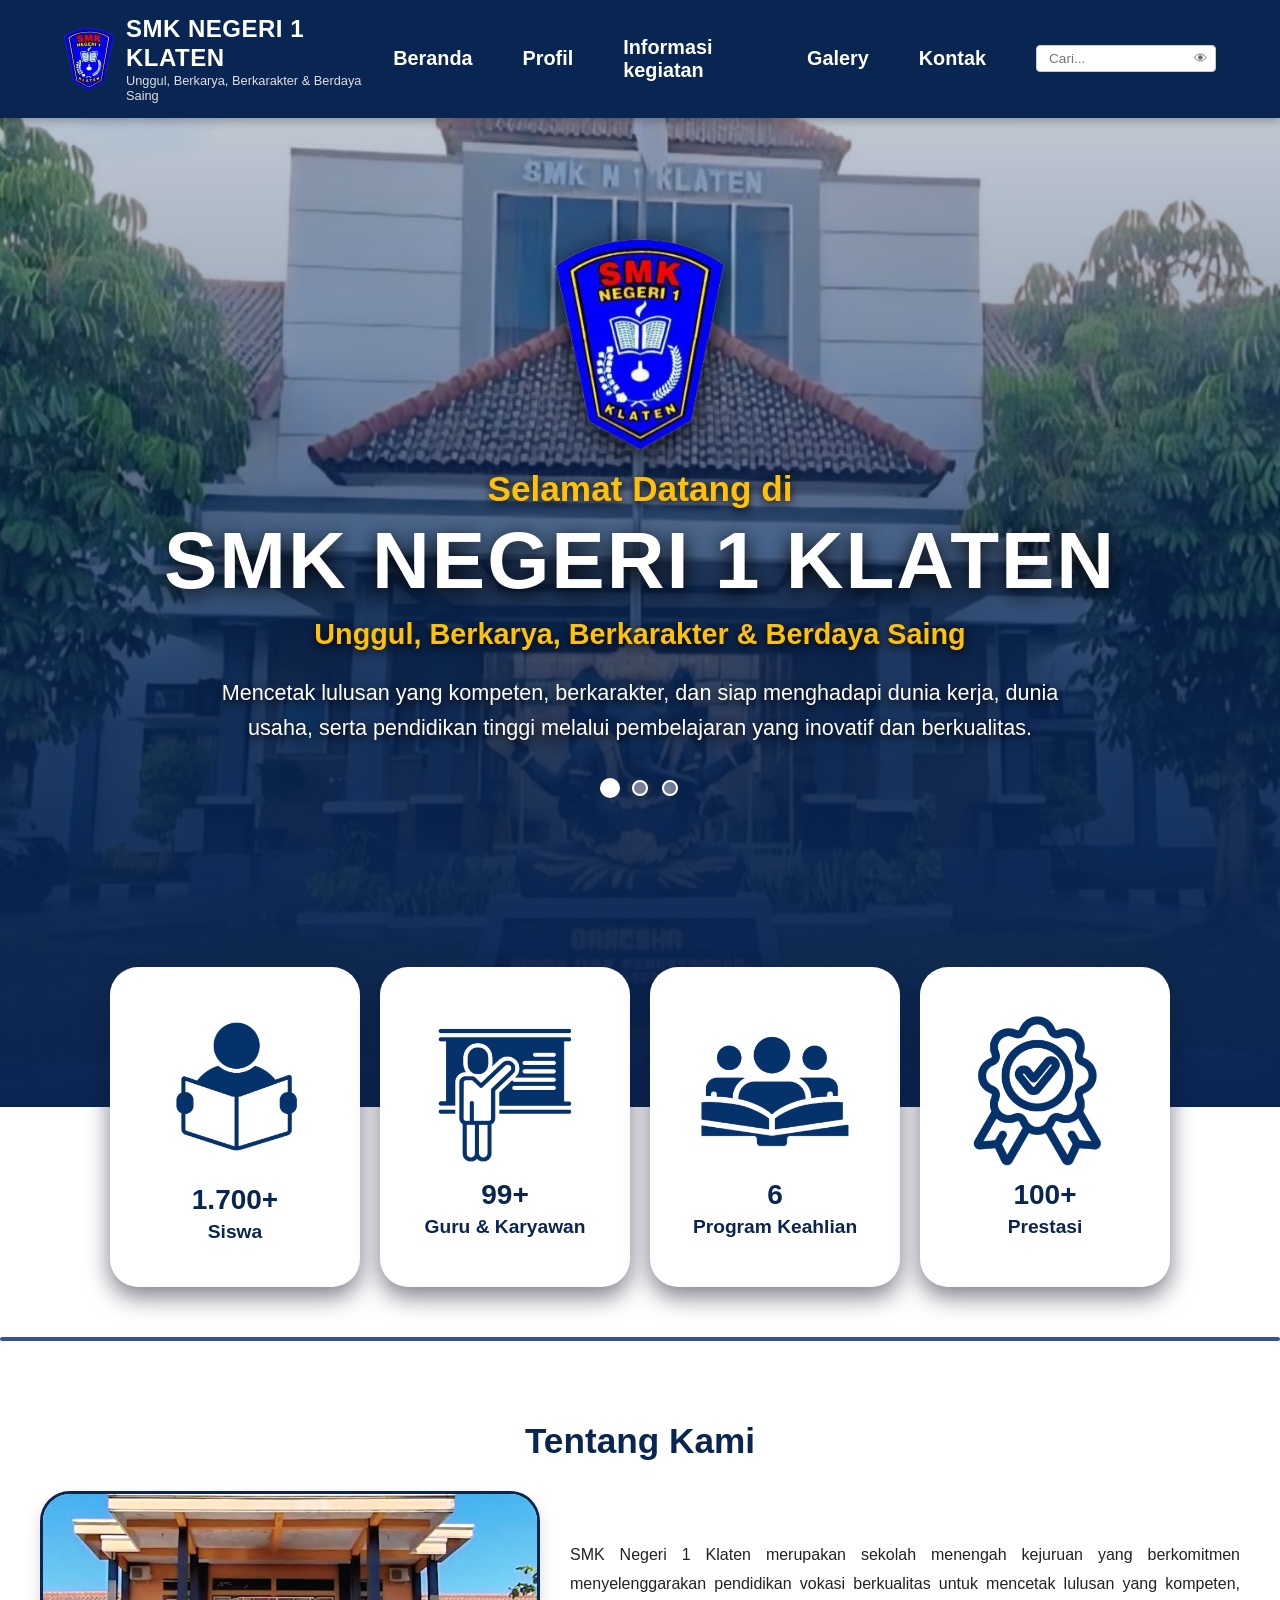
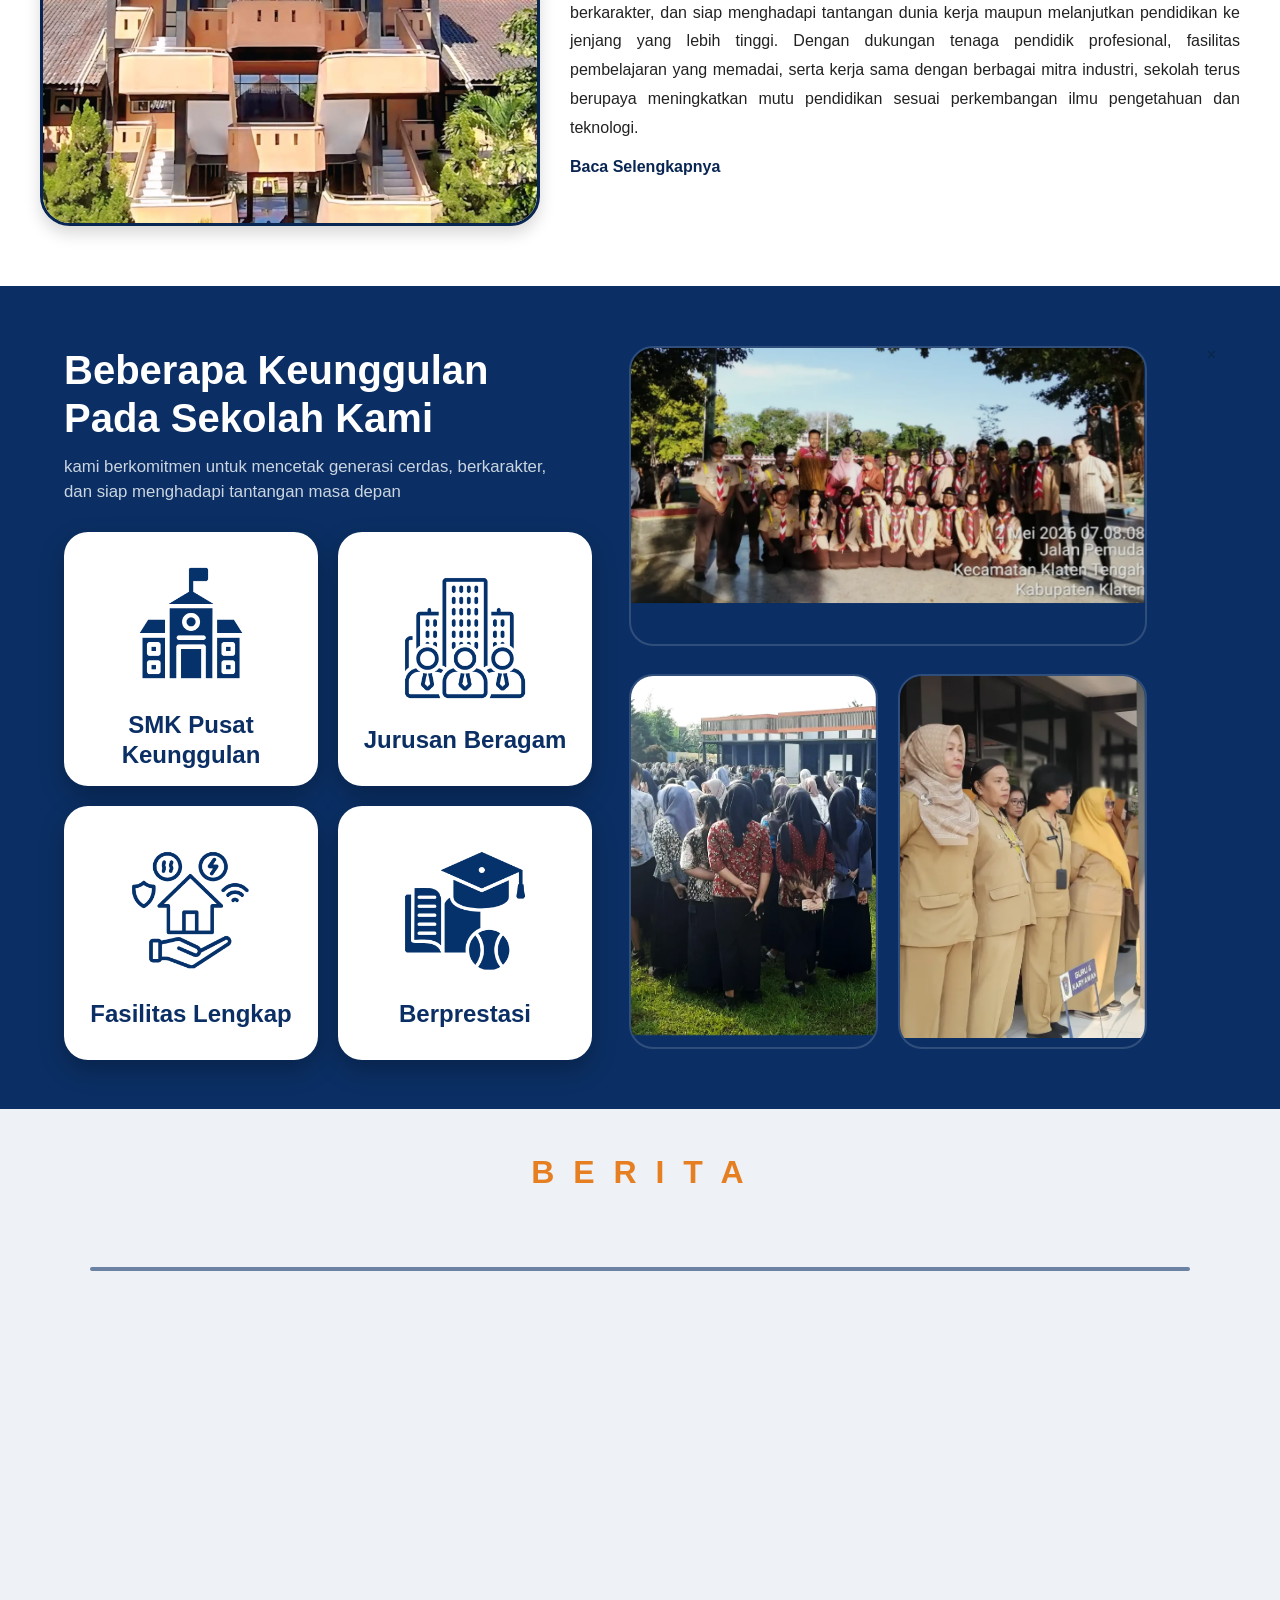
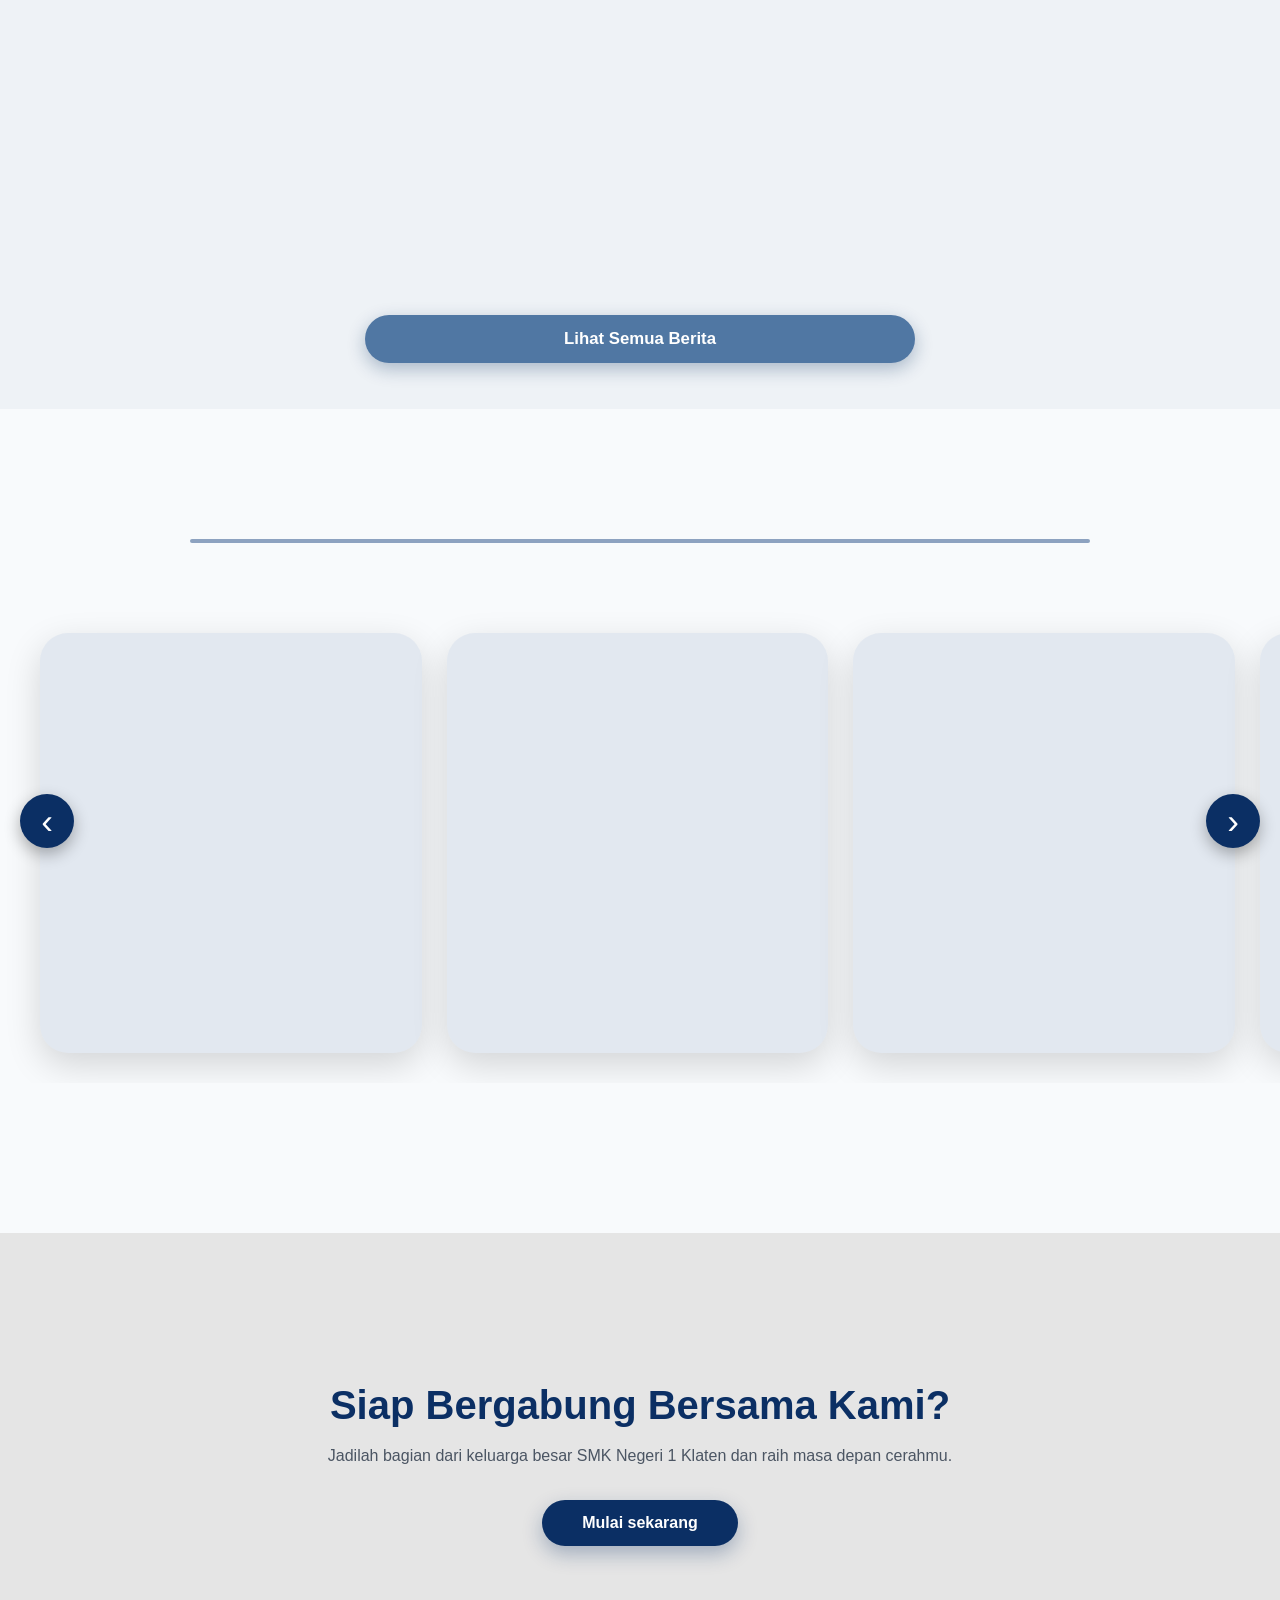
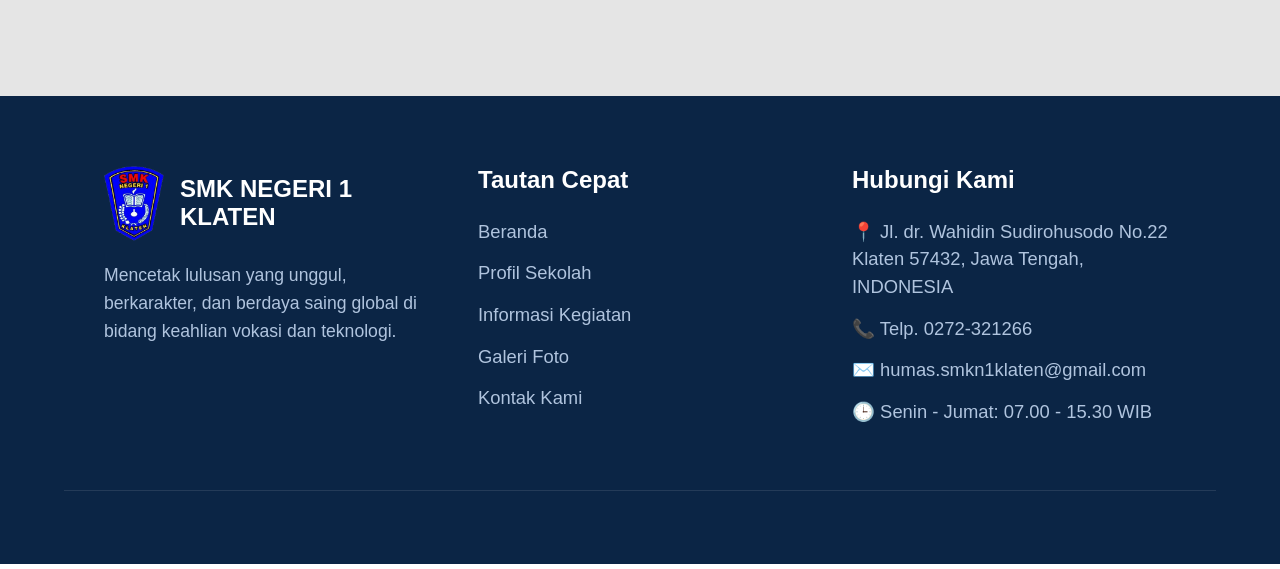
<file: index.html>
<!DOCTYPE html>
<html lang="id">
<head>
    <meta charset="UTF-8">
    <meta name="viewport" content="width=device-width, initial-scale=1.0">
    <title>SMK Negeri 1 Klaten</title>
    
    <link rel="stylesheet" href="style.css">
    <script src="script.js"></script>
    <link rel="icon" href="faviconn.ico" type="image/x-icon">
</head>
<body>

    <!-- NAVBAR -->
    <nav class="navbar">
        <div class="logo-container">
            <img src="logosekolah.png" alt="Logo SMK N 1 Klaten" class="logo-img">
            <div class="brand-text">
                <div class="brand-title">SMK NEGERI 1 KLATEN</div>
                <div class="brand-tagline">Unggul, Berkarya, Berkarakter & Berdaya Saing</div>
            </div>
        </div>

        <ul class="nav-menu">
            <li><a href="index.html">Beranda</a></li>
            <li><a href="profil.html">Profil</a></li>
            <li><a href="informasi.html">Informasi kegiatan</a></li>
            <li><a href="galery.html">Galery</a></li>
            <li><a href="kontak.html">Kontak</a></li>
            <li>
                <div class="search-box">
                    <input type="text" placeholder="Cari...">
                    <span class="search-icon">&#128065;</span>
                </div>
            </li>
        </ul>
    </nav>

<div class="search-box">
  <input type="text" id="searchInput" placeholder="Cari...">
  <span class="search-icon" id="searchBtn" style="cursor: pointer;">&#128269;</span>
</div>

    <!-- HERO SECTION -->
    <section class="hero" id="beranda">
        <div class="slide active" style="background-image: url(imageberanda/fotosekolah1.jpeg);"></div>
        <div class="slide" style="background-image: url(imageberanda/fotosekolah2.jpeg);"></div>
        <!-- Kurung tutup url(...) sudah diperbaiki di bawah ini -->
        <div class="slide" style="background-image: url(imageberanda/fotosekolah3.jpeg);"></div>

        <div class="hero-overlay"></div>
        <div class="hero-content">
            <img src="logosekolah.png" alt="Logo Utama" class="center-logo">
            <div class="welcome-text">Selamat Datang di</div>
            <h1 class="main-title">SMK NEGERI 1 KLATEN</h1>
            <div class="motto">Unggul, Berkarya, Berkarakter & Berdaya Saing</div>
            <p class="description">
                Mencetak lulusan yang kompeten, berkarakter, dan siap menghadapi dunia kerja, dunia usaha, serta pendidikan tinggi melalui pembelajaran yang inovatif dan berkualitas.
            </p>
        </div>

        <div class="dots-container">
            <span class="dot active" onclick="setSlide(0)"></span>
            <span class="dot" onclick="setSlide(1)"></span>
            <span class="dot" onclick="setSlide(2)"></span>
        </div>
    </section>

    <!-- SECTION KARTU STATISTIK -->
    <div class="stats-container">
        <div class="stats-grid">
            
            <div class="stat-card">
                <img src="imageberanda/statistik1.png" alt="Siswa" class="card-custom-icon">
                <div class="stat-number">1.700+</div>
                <div class="stat-label">Siswa</div>
            </div>

            <div class="stat-card">
                <img src="imageberanda/statistik2.png" alt="Guru" class="card-custom-icon">
                <div class="stat-number">99+</div>
                <div class="stat-label">Guru & Karyawan</div>
            </div>

            <div class="stat-card">
                <img src="imageberanda/statistik3.png" alt="Program Keahlian" class="card-custom-icon">
                <div class="stat-number">6</div>
                <div class="stat-label">Program Keahlian</div>
            </div>

            <div class="stat-card">
                <img src="imageberanda/statistik4.png" alt="Prestasi" class="card-custom-icon">
                <div class="stat-number">100+</div>
                <div class="stat-label">Prestasi</div>
            </div>

        </div>
    </div>

    <!-- GARIS PEMBATAS -->
    <div class="divider-container">
        <hr class="section-divider">
    </div>

    <!-- TENTANG KAMI -->
    <section class="about-section">
        <h2 class="about-title">Tentang Kami</h2>

        <div class="about-container">
            <!-- Kolom Kiri: Foto Gedung -->
            <div class="about-image-wrapper">
                <img src="imageberanda/fotosekolah2.jpeg" alt="Gedung Sekolah" class="about-image">
            </div>

            <!-- Kolom Kanan: Deskripsi Teks -->
            <div class="about-content">
                <p class="about-text">
                    SMK Negeri 1 Klaten merupakan sekolah menengah kejuruan yang berkomitmen menyelenggarakan pendidikan vokasi berkualitas untuk mencetak lulusan yang kompeten, berkarakter, dan siap menghadapi tantangan dunia kerja maupun melanjutkan pendidikan ke jenjang yang lebih tinggi. Dengan dukungan tenaga pendidik profesional, fasilitas pembelajaran yang memadai, serta kerja sama dengan berbagai mitra industri, sekolah terus berupaya meningkatkan mutu pendidikan sesuai perkembangan ilmu pengetahuan dan teknologi.
                </p>
                <a href="profil.html" class="about-readmore">Baca Selengkapnya</a>
            </div>
        </div>
    </section>

<!-- SECTION KEUNGGULAN SEKOLAH -->
<section class="advantages-section">
    <div class="advantages-container">
        
        <!-- KOLOM KIRI: TEKS & 4 KOTAK PUTIH -->
        <div class="advantages-left">
            <h2 class="advantages-title">Beberapa Keunggulan Pada Sekolah Kami</h2>
            <p class="advantages-desc">
                kami berkomitmen untuk mencetak generasi cerdas, berkarakter, dan siap menghadapi tantangan masa depan
            </p>

            <div class="advantages-grid">
                <div class="adv-card">
                    <img src="imageberanda/smk.png" alt="SMK Pusat Keunggulan" class="adv-icon">
                    <span>SMK Pusat Keunggulan</span>
                </div>
                <div class="adv-card">
                    <img src="imageberanda/jurusan beragam.png" alt="Jurusan Beragam" class="adv-icon">
                    <span>Jurusan Beragam</span>
                </div>
                <div class="adv-card">
                    <img src="imageberanda/fasilitas sekolah.png" alt="Fasilitas Lengkap" class="adv-icon">
                    <span>Fasilitas Lengkap</span>
                </div>
                <div class="adv-card">
                    <img src="imageberanda/berprestasi.png" alt="Berprestasi" class="adv-icon">
                    <span>Berprestasi</span>
                </div>
            </div>
        </div>

        <!-- KOLOM KANAN: 3 KARTU GAMBAR GALERI -->
        <div class="advantages-right">
            <div class="adv-img-top">
                <img src="imageberanda/sekolah1.png" alt="Foto Keunggulan 1">
            </div>
            <div class="adv-img-bottom">
                <div class="adv-img-small">
                    <img src="imageberanda/sekolah2.png" alt="Foto Keunggulan 2">
                </div>
                <div class="adv-img-small">
                    <img src="imageberanda/sekolah3.png" alt="Foto Keunggulan 3">
                </div>
            </div>
        </div>
    <!-- POP UP MODAL CONTAINER -->
<div id="popupModal" class="popup-modal">
    <div class="popup-box">
        <span class="popup-close">&times;</span>
        <div id="popupBody"></div>
    </div>
</div>
</section>

  <!-- SECTION BERITA DI BERANDA -->
<section class="beranda-info-section">
  
  <!-- Header Judul -->
  <div class="beranda-info-header">
    <span class="sub-title-orange">B E R I T A</span>
    <h2 class="main-title-blue">Informasi Kegiatan Terbaru</h2>
    <div class="header-line-blue"></div>
  </div>

  <!-- Grid 3 Kartu Berita -->
  <div class="news-grid-center">
    
    <!-- KARTU 1 -->
    <div class="news-card-custom">
      <div class="news-img-holder">
        <img src="imageprofil/hari jadi klaten.jpeg" alt="Sampul Berita 1">
      </div>
      <div class="news-body">
        <div class="news-badge-date">
          28 Juli 2026
        </div>
        <h3 class="news-card-title">Peringatan Hari Jadi Klaten Ke-222</h3>
        <p class="news-card-desc">Seluruh warga sekolah melaksanakan Upacara Peringatan Hari Jadi Klaten</p>
        <a href="informasi.html" class="btn-navy">Selengkapnya</a>
      </div>
    </div>

    <!-- KARTU 2 -->
    <div class="news-card-custom">
      <div class="news-img-holder">
        <img src="imageprofil/berita pramuka.JPG" alt="Sampul Berita 2">
      </div>
      <div class="news-body">
        <div class="news-badge-date">
          14 Agustus 2026
        </div>
        <h3 class="news-card-title">Peringatan Hari Pramuka Ke-65</h3>
        <p class="news-card-desc">SMK Negeri 1 Klaten menggelar upacara peringatan Hari Pramuka</p>
        <a href="informasi.html" class="btn-navy">Selengkapnya</a>
      </div>
    </div>

    <!-- KARTU 3 -->
    <div class="news-card-custom">
      <div class="news-img-holder">
        <img src="imageprofil/Aubade berita3.jpeg" alt="Sampul Berita 3">
      </div>
      <div class="news-body">
        <div class="news-badge-date">
          17 Agustus 2026
        </div>
        <h3 class="news-card-title">Tim Aubade SMK Negeri 1 Klaten Sabet Juara Harapan II di Tingkat Kabupaten</h3>
        <p class="news-card-desc">Tim paduan suara atau aubade SMK Negeri 1 Klaten kembali menorehkan prestasi membanggakan di kancah daerah.</p>
        <a href="informasi.html" class="btn-navy">Selengkapnya</a>
      </div>
    </div>

  </div>

  <!-- Tombol Lihat Semua Berita -->
  <div class="see-all-wrapper">
    <a href="informasi.html" class="btn-see-all-navy">Lihat Semua Berita</a>
  </div>
</section>

<!-- SECTION GALERI KEGIATAN BERANDA -->
<section class="gallery-section-beranda">
    <div class="gallery-header-beranda">
        <h2 class="gallery-title-beranda">Galeri Kegiatan</h2>
        <div class="gallery-line-beranda"></div>
        <p class="gallery-desc-beranda">Momen berharga para murid guru dan staf karyawan</p>
    </div>

    <!-- CONTAINER SLIDER FULL LAYAR -->
    <div class="slider-wrapper-beranda">
        <!-- Tombol Kiri -->
        <button class="slider-btn prev-btn" id="prevBtnBeranda">&lsaquo;</button>

        <!-- Area Slider Foto -->
        <div class="gallery-slider-beranda" id="gallerySliderBeranda">
            
            <div class="gallery-card-beranda">
                <img src="imageprofil/hut.jpeg" alt="Kegiatan 1">
                <div class="gallery-overlay-beranda">
                    <h3>Ulang tahun sekolah ke-64</h3>
                </div>
            </div>

            <div class="gallery-card-beranda">
                <img src="imageprofil/Lomba HUT.jpeg" alt="Kegiatan 2">
                <div class="gallery-overlay-beranda">
                    <h3>Lomba Peringatan 17 Agustus</h3>
                </div>
            </div>

            <div class="gallery-card-beranda">
                <img src="imageprofil/Ekstra EC.jpeg" alt="Kegiatan 3">
                <div class="gallery-overlay-beranda">
                    <h3>Ekstrakulikuler English Club</h3>
                </div>
            </div>

            <div class="gallery-card-beranda">
                <img src="imageprofil/pentas seni.jpeg" alt="Kegiatan 4">
                <div class="gallery-overlay-beranda">
                    <h3>Pentas Seni Sekolah</h3>
                </div>
            </div>

            <div class="gallery-card-beranda">
                <img src="imageprofil/upacara.png" alt="Kegiatan 5">
                <div class="gallery-overlay-beranda">
                    <h3>Upacara Rutin</h3>
                </div>
            </div>

            <div class="gallery-card-beranda">
                <img src="imageprofil/pramuka.jpeg" alt="Kegiatan 6">
                <div class="gallery-overlay-beranda">
                    <h3>Pramuka Ambalan</h3>
                </div>
            </div>

        </div>

        <!-- Tombol Kanan -->
        <button class="slider-btn next-btn" id="nextBtnBeranda">&rsaquo;</button>
    </div>
</section>

<!-- SECTION CALL TO ACTION (CTA) -->
<section class="cta-section">
    <div class="cta-container">
        <h2 class="cta-title">Siap Bergabung Bersama Kami?</h2>
        <p class="cta-subtitle">Jadilah bagian dari keluarga besar SMK Negeri 1 Klaten dan raih masa depan cerahmu.</p>
        
        <!-- Tombol Link ke Halaman Kontak -->
        <a href="kontak.html" class="cta-btn">Mulai sekarang</a>
    </div>
</section>

<!-- FOOTER SECTION -->
<footer class="footer-section">
    <div class="footer-container">
        
        <!-- Kolom 1: Profil Singkat & Medsos -->
        <div class="footer-col">
            <div class="footer-brand">
                <img src="logosekolah.png" alt="Logo SMK N 1 Klaten" class="footer-logo">
                <h3>SMK NEGERI 1 KLATEN</h3>
            </div>
            <p class="footer-desc">
                Mencetak lulusan yang unggul, berkarakter, dan berdaya saing global di bidang keahlian vokasi dan teknologi.
            </p>
        </div>

        <!-- Kolom 2: Tautan Cepat -->
        <div class="footer-col">
            <h4>Tautan Cepat</h4>
            <ul class="footer-links">
                <li><a href="index.html">Beranda</a></li>
                <li><a href="profil.html">Profil Sekolah</a></li>
                <li><a href="informasi.html"">Informasi Kegiatan</a></li>
                <li><a href="galery.html">Galeri Foto</a></li>
                <li><a href="kontak.html">Kontak Kami</a></li>
            </ul>
        </div>

        <!-- Kolom 3: Kontak Resmi -->
        <div class="footer-col" id="kontak">
            <h4>Hubungi Kami</h4>
            <ul class="contact-info">
                <li>📍 Jl. dr. Wahidin Sudirohusodo No.22 Klaten 57432, Jawa Tengah, INDONESIA</li>
                <li>📞  Telp. 0272-321266</li>
                <li>✉️ humas.smkn1klaten@gmail.com</li>
                <li>🕒 Senin - Jumat: 07.00 - 15.30 WIB</li>
            </ul>
        </div>

    </div>

    <!-- Garis Bawah / Copyright -->
    <div class="footer-bottom">
        <p>&copy; 2026 SMK Negeri 1 Klaten. All Rights Reserved.</p>
    </div>
</footer>
</file>
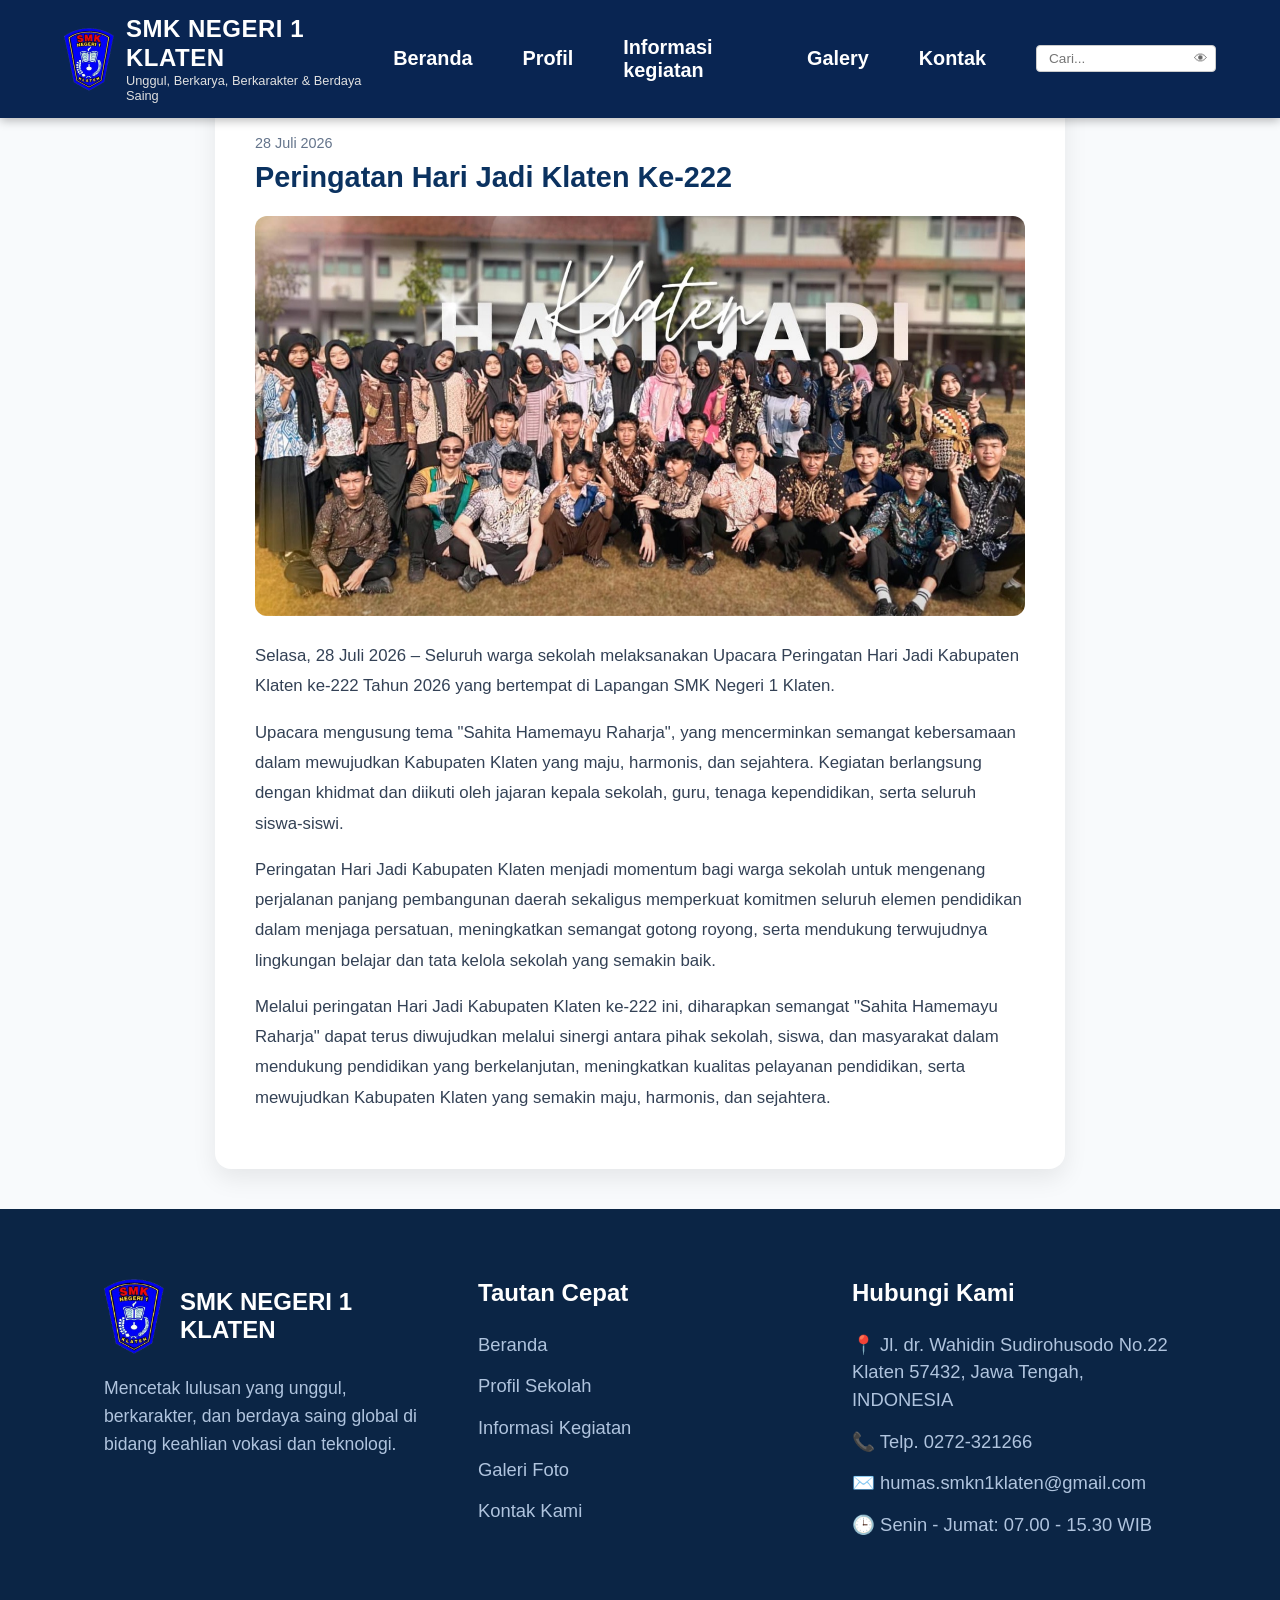
<file: berita1.html>
!DOCTYPE html>
<html lang="id">
<head>
    <meta charset="UTF-8">
    <meta name="viewport" content="width=device-width, initial-scale=1.0">
    <title>Berita - SMK Negeri 1 Klaten</title>
    <script src="script.js"></script>
    <link rel="stylesheet" href="style.css">
    <link rel="shortcut icon" href="faviconn.ico" type="image/x-icon">
    <link rel="icon" href="faviconn.ico" type="image/x-icon">
</head>

    <!-- NAVBAR -->
    <nav class="navbar">
        <div class="logo-container">
            <img src="logosekolah.png" alt="Logo SMK N 1 Klaten" class="logo-img">
            <div class="brand-text">
                <div class="brand-title">SMK NEGERI 1 KLATEN</div>
                <div class="brand-tagline">Unggul, Berkarya, Berkarakter & Berdaya Saing</div>
            </div>
        </div>

        <ul class="nav-menu">
            <li><a href="index.html">Beranda</a></li>
            <li><a href="profil.html">Profil</a></li>
            <li><a href="informasi.html">Informasi kegiatan</a></li>
            <li><a href="galery.html"">Galery</a></li>
            <li><a href="kontak.html">Kontak</a></li>
            <li>
                <div class="search-box">
                    <input type="text" placeholder="Cari...">
                    <span class="search-icon">&#128065;</span>
                </div>
            </li>
        </ul>
    </nav>

  <!-- ==========================================
       2. KONTEN DETAIL BERITA (DINAMIS)
       ========================================== -->
  <main class="detail-berita-section">
    <div class="detail-container">
      
      <!-- Tombol Kembali -->
      <a href="informasi.html" class="btn-back">&larr; Kembali ke Informasi</a>

      <!-- Informasi Header Berita -->
      <div class="detail-header">
        <span id="newsDate" class="detail-date">28 Juli 2026</span>
        <h1 id="newsTitle" class="detail-title">Peringatan Hari Jadi Klaten Ke-222</h1>
      </div>

      <!-- Gambar Sampul Berita -->
      <div class="detail-img-box">
        <img id="newsImage" src="imageprofil/hari jadi klaten.jpeg" alt="Sampul Berita">
      </div>

      <!-- Teks Isi Berita Lengkap -->
      <div id="newsContent" class="detail-body">
        <p>Selasa, 28 Juli 2026 – Seluruh warga sekolah melaksanakan Upacara Peringatan Hari Jadi Kabupaten Klaten ke-222 Tahun 2026 yang bertempat di Lapangan SMK Negeri 1 Klaten.

        <p>Upacara mengusung tema "Sahita Hamemayu Raharja", yang mencerminkan semangat kebersamaan dalam mewujudkan Kabupaten Klaten yang maju, harmonis, dan sejahtera. Kegiatan berlangsung dengan khidmat dan diikuti oleh jajaran kepala sekolah, guru, tenaga kependidikan, serta seluruh siswa-siswi. </p>

        <p>Peringatan Hari Jadi Kabupaten Klaten menjadi momentum bagi warga sekolah untuk mengenang perjalanan panjang pembangunan daerah sekaligus memperkuat komitmen seluruh elemen pendidikan dalam menjaga persatuan, meningkatkan semangat gotong royong, serta mendukung terwujudnya lingkungan belajar dan tata kelola sekolah yang semakin baik.</p>

        <p>Melalui peringatan Hari Jadi Kabupaten Klaten ke-222 ini, diharapkan semangat "Sahita Hamemayu Raharja" dapat terus diwujudkan melalui sinergi antara pihak sekolah, siswa, dan masyarakat dalam mendukung pendidikan yang berkelanjutan, meningkatkan kualitas pelayanan pendidikan, serta mewujudkan Kabupaten Klaten yang semakin maju, harmonis, dan sejahtera.</p>
      </div>

    </div>
  </main>

  <!-- ==========================================
       3. FOOTER SECTION
       ========================================== -->
  <footer class="footer-section">
    <div class="footer-container">
        
      <!-- Kolom 1: Profil Singkat -->
      <div class="footer-col">
        <div class="footer-brand">
          <img src="logosekolah.png" alt="Logo SMK N 1 Klaten" class="footer-logo">
          <h3>SMK NEGERI 1 KLATEN</h3>
        </div>
        <p class="footer-desc">
          Mencetak lulusan yang unggul, berkarakter, dan berdaya saing global di bidang keahlian vokasi dan teknologi.
        </p>
      </div>

      <!-- Kolom 2: Tautan Cepat -->
      <div class="footer-col">
        <h4>Tautan Cepat</h4>
        <ul class="footer-links">
          <li><a href="index.html">Beranda</a></li>
          <li><a href="profil.html">Profil Sekolah</a></li>
          <li><a href="informasi.html">Informasi Kegiatan</a></li>
          <li><a href="galery.html">Galeri Foto</a></li>
          <li><a href="kontak.html">Kontak Kami</a></li>
        </ul>
      </div>

      <!-- Kolom 3: Kontak Resmi -->
      <div class="footer-col" id="kontak">
        <h4>Hubungi Kami</h4>
        <ul class="contact-info">
          <li>📍 Jl. dr. Wahidin Sudirohusodo No.22 Klaten 57432, Jawa Tengah, INDONESIA</li>
          <li>📞 Telp. 0272-321266</li>
          <li>✉️ humas.smkn1klaten@gmail.com</li>
          <li>🕒 Senin - Jumat: 07.00 - 15.30 WIB</li>
        </ul>
      </div>

    </div>

    <!-- Copyright -->
    <div class="footer-bottom">
      <p>&copy; 2026 SMK Negeri 1 Klaten. All Rights Reserved.</p>
    </div>
  </footer>
</file>
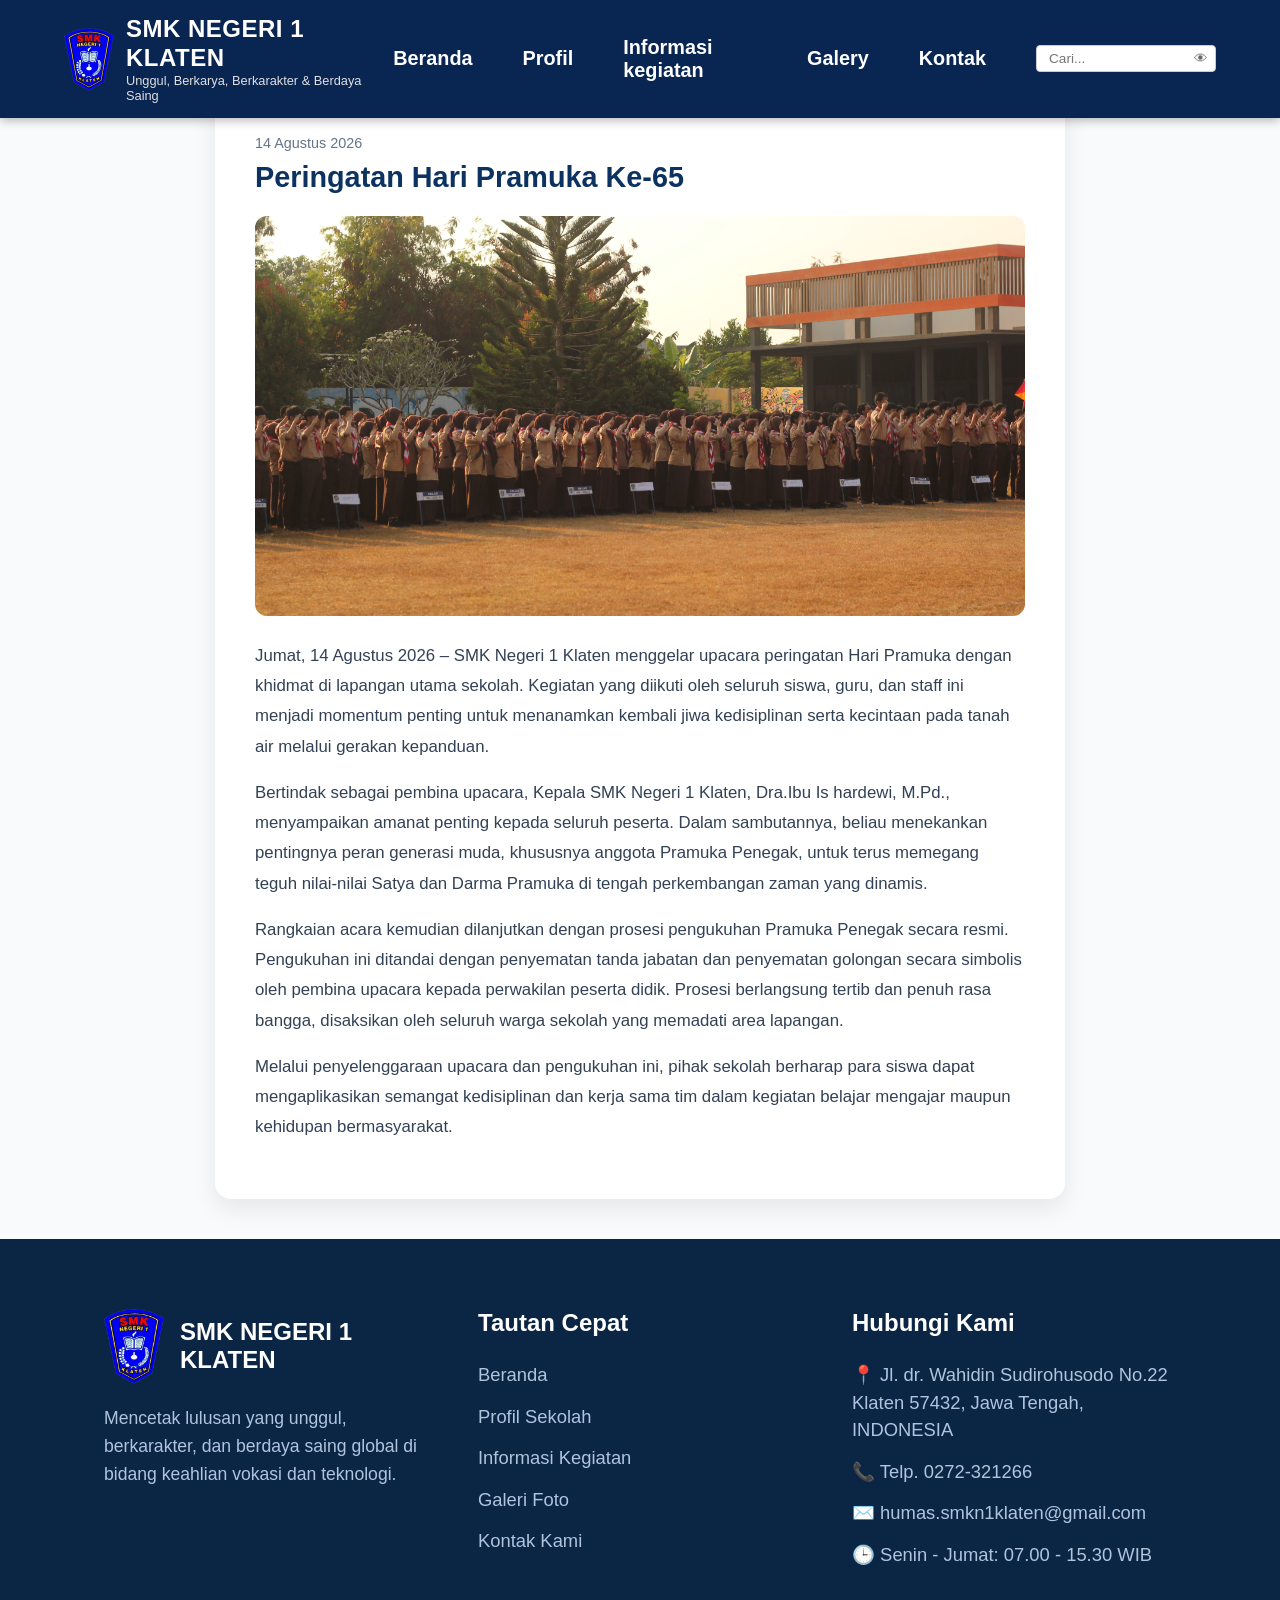
<file: berita2.html>
!DOCTYPE html>
<html lang="id">
<head>
    <meta charset="UTF-8">
    <meta name="viewport" content="width=device-width, initial-scale=1.0">
    <title>Berita - SMK Negeri 1 Klaten</title>
    <script src="script.js"></script>
    <link rel="stylesheet" href="style.css">
    <link rel="icon" href="faviconn.ico" type="image/x-icon">
</head>

    <!-- NAVBAR -->
    <nav class="navbar">
        <div class="logo-container">
            <img src="logosekolah.png" alt="Logo SMK N 1 Klaten" class="logo-img">
            <div class="brand-text">
                <div class="brand-title">SMK NEGERI 1 KLATEN</div>
                <div class="brand-tagline">Unggul, Berkarya, Berkarakter & Berdaya Saing</div>
            </div>
        </div>

        <ul class="nav-menu">
            <li><a href="index.html">Beranda</a></li>
            <li><a href="profil.html">Profil</a></li>
            <li><a href="informasi.html">Informasi kegiatan</a></li>
            <li><a href="galery.html"">Galery</a></li>
            <li><a href="kontak.html">Kontak</a></li>
            <li>
                <div class="search-box">
                    <input type="text" placeholder="Cari...">
                    <span class="search-icon">&#128065;</span>
                </div>
            </li>
        </ul>
    </nav>

  <!-- ==========================================
       2. KONTEN DETAIL BERITA (DINAMIS)
       ========================================== -->
  <main class="detail-berita-section">
    <div class="detail-container">
      
      <!-- Tombol Kembali -->
      <a href="informasi.html" class="btn-back">&larr; Kembali ke Informasi</a>

      <!-- Informasi Header Berita -->
      <div class="detail-header">
        <span id="newsDate" class="detail-date">14 Agustus 2026</span>
        <h1 id="newsTitle" class="detail-title">Peringatan Hari Pramuka Ke-65</h1>
      </div>

      <!-- Gambar Sampul Berita -->
      <div class="detail-img-box">
        <img id="newsImage" src="imageprofil/berita pramuka.JPG" alt="Sampul Berita">
      </div>

      <!-- Teks Isi Berita Lengkap -->
      <div id="newsContent" class="detail-body">
        <p>Jumat, 14 Agustus 2026 – SMK Negeri 1 Klaten menggelar upacara peringatan Hari Pramuka dengan khidmat di lapangan utama sekolah. Kegiatan yang diikuti oleh seluruh siswa, guru, dan staff ini menjadi momentum penting untuk menanamkan kembali jiwa kedisiplinan serta kecintaan pada tanah air melalui gerakan kepanduan.</p>

        <p>Bertindak sebagai pembina upacara, Kepala SMK Negeri 1 Klaten, Dra.Ibu Is hardewi, M.Pd., menyampaikan amanat penting kepada seluruh peserta. Dalam sambutannya, beliau menekankan pentingnya peran generasi muda, khususnya anggota Pramuka Penegak, untuk terus memegang teguh nilai-nilai Satya dan Darma Pramuka di tengah perkembangan zaman yang dinamis. </p>

        <p>Rangkaian acara kemudian dilanjutkan dengan prosesi pengukuhan Pramuka Penegak secara resmi. Pengukuhan ini ditandai dengan penyematan tanda jabatan dan penyematan golongan secara simbolis oleh pembina upacara kepada perwakilan peserta didik. Prosesi berlangsung tertib dan penuh rasa bangga, disaksikan oleh seluruh warga sekolah yang memadati area lapangan.</p>

        <p>Melalui penyelenggaraan upacara dan pengukuhan ini, pihak sekolah berharap para siswa dapat mengaplikasikan semangat kedisiplinan dan kerja sama tim dalam kegiatan belajar mengajar maupun kehidupan bermasyarakat.</p>
      </div>

    </div>
  </main>

  <!-- ==========================================
       3. FOOTER SECTION
       ========================================== -->
  <footer class="footer-section">
    <div class="footer-container">
        
      <!-- Kolom 1: Profil Singkat -->
      <div class="footer-col">
        <div class="footer-brand">
          <img src="logosekolah.png" alt="Logo SMK N 1 Klaten" class="footer-logo">
          <h3>SMK NEGERI 1 KLATEN</h3>
        </div>
        <p class="footer-desc">
          Mencetak lulusan yang unggul, berkarakter, dan berdaya saing global di bidang keahlian vokasi dan teknologi.
        </p>
      </div>

      <!-- Kolom 2: Tautan Cepat -->
      <div class="footer-col">
        <h4>Tautan Cepat</h4>
        <ul class="footer-links">
          <li><a href="index.html">Beranda</a></li>
          <li><a href="profil.html">Profil Sekolah</a></li>
          <li><a href="informasi.html">Informasi Kegiatan</a></li>
          <li><a href="galery.html">Galeri Foto</a></li>
          <li><a href="kontak.html">Kontak Kami</a></li>
        </ul>
      </div>

      <!-- Kolom 3: Kontak Resmi -->
      <div class="footer-col" id="kontak">
        <h4>Hubungi Kami</h4>
        <ul class="contact-info">
          <li>📍 Jl. dr. Wahidin Sudirohusodo No.22 Klaten 57432, Jawa Tengah, INDONESIA</li>
          <li>📞 Telp. 0272-321266</li>
          <li>✉️ humas.smkn1klaten@gmail.com</li>
          <li>🕒 Senin - Jumat: 07.00 - 15.30 WIB</li>
        </ul>
      </div>

    </div>

    <!-- Copyright -->
    <div class="footer-bottom">
      <p>&copy; 2026 SMK Negeri 1 Klaten. All Rights Reserved.</p>
    </div>
  </footer>
</file>
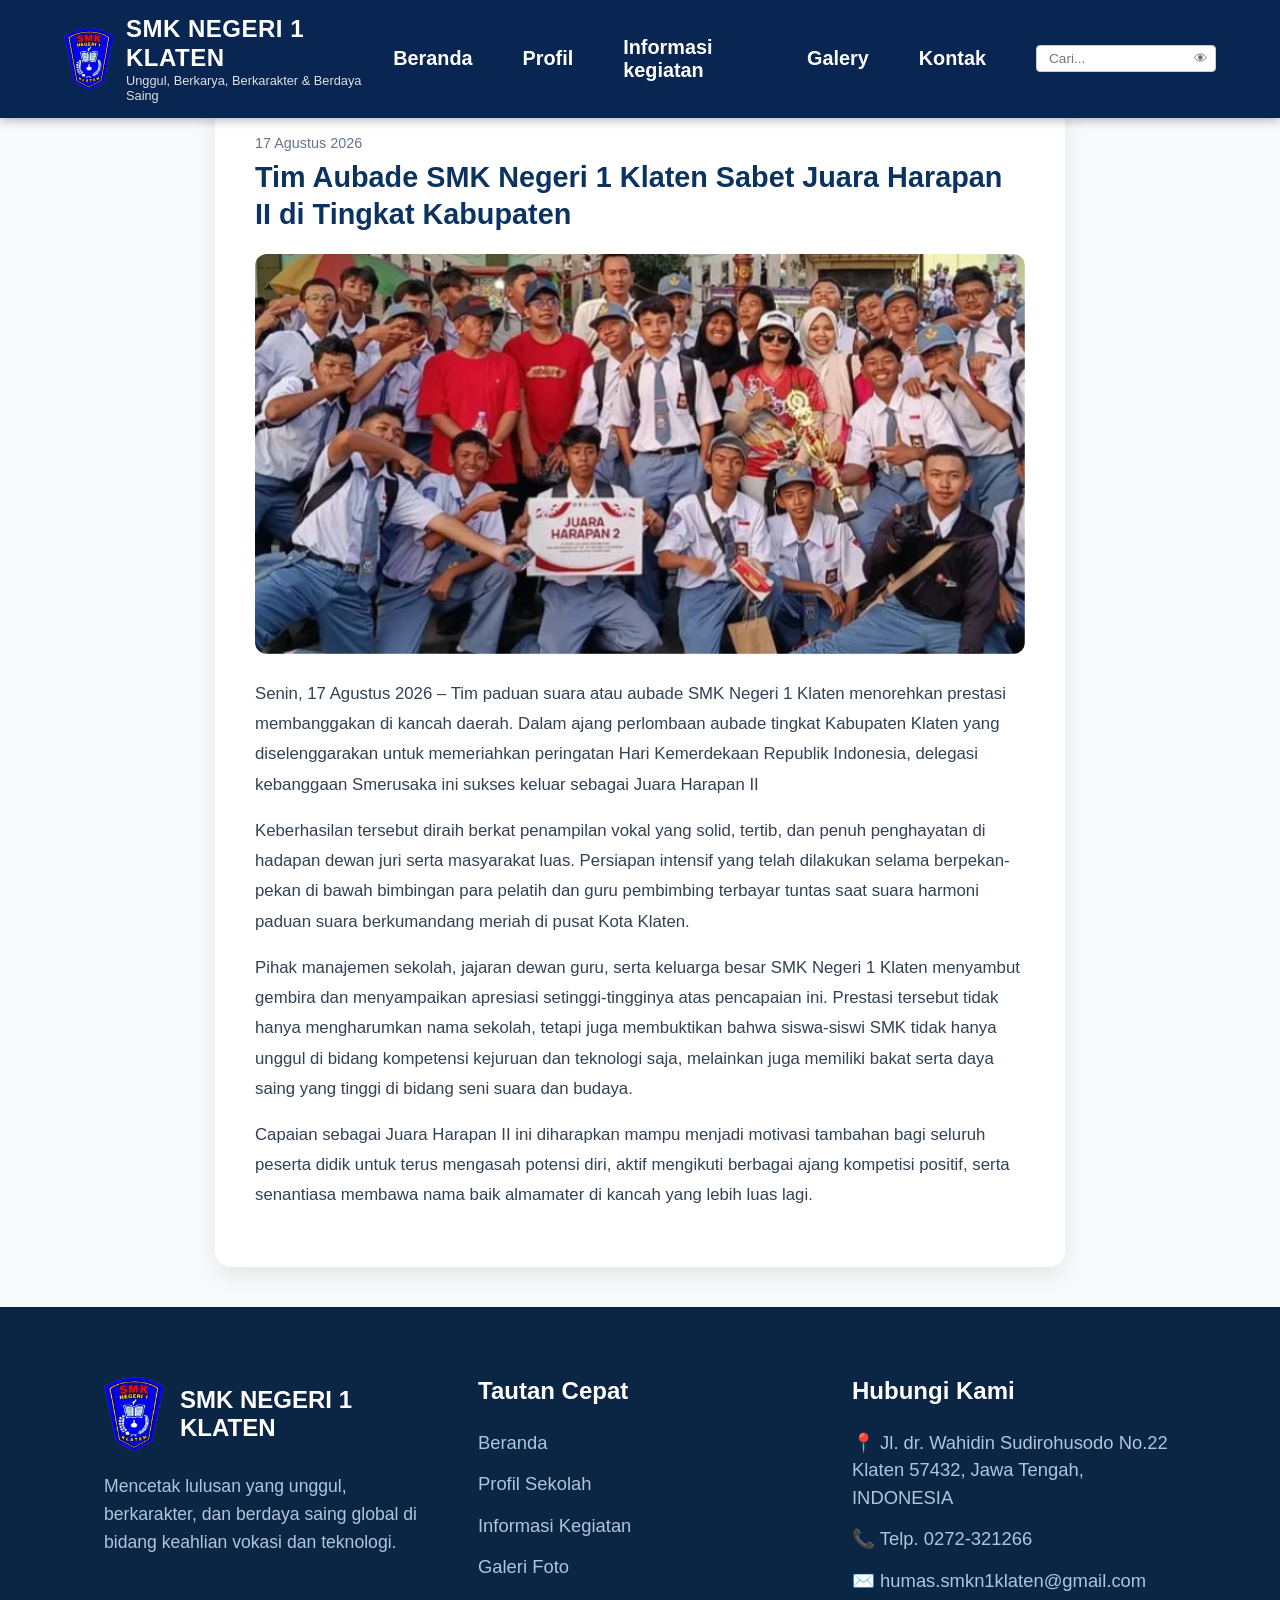
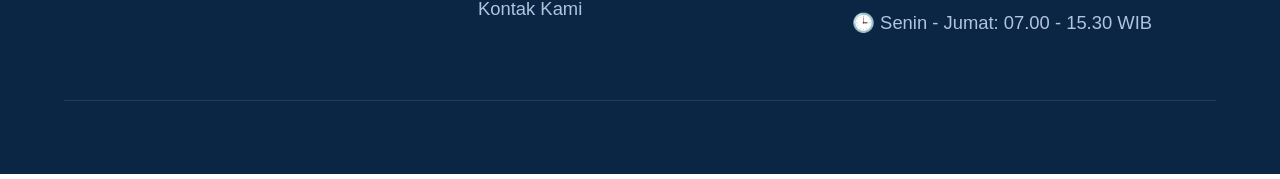
<file: berita3.html>
!DOCTYPE html>
<html lang="id">
<head>
    <meta charset="UTF-8">
    <meta name="viewport" content="width=device-width, initial-scale=1.0">
    <title>Berita - SMK Negeri 1 Klaten</title>
    <script src="script.js"></script>
    <link rel="stylesheet" href="style.css">
    <link rel="shortcut icon" href="favicon(1).ico" type="image/x-icon">
    <link rel="icon" href="favicon(1).ico" type="image/x-icon">
</head>

    <!-- NAVBAR -->
    <nav class="navbar">
        <div class="logo-container">
            <img src="logosekolah.png" alt="Logo SMK N 1 Klaten" class="logo-img">
            <div class="brand-text">
                <div class="brand-title">SMK NEGERI 1 KLATEN</div>
                <div class="brand-tagline">Unggul, Berkarya, Berkarakter & Berdaya Saing</div>
            </div>
        </div>

        <ul class="nav-menu">
            <li><a href="index.html">Beranda</a></li>
            <li><a href="profil.html">Profil</a></li>
            <li><a href="informasi.html">Informasi kegiatan</a></li>
            <li><a href="galery.html"">Galery</a></li>
            <li><a href="kontak.html">Kontak</a></li>
            <li>
                <div class="search-box">
                    <input type="text" placeholder="Cari...">
                    <span class="search-icon">&#128065;</span>
                </div>
            </li>
        </ul>
    </nav>

  <!-- ==========================================
       2. KONTEN DETAIL BERITA (DINAMIS)
       ========================================== -->
  <main class="detail-berita-section">
    <div class="detail-container">
      
      <!-- Tombol Kembali -->
      <a href="informasi.html" class="btn-back">&larr; Kembali ke Informasi</a>

      <!-- Informasi Header Berita -->
      <div class="detail-header">
        <span id="newsDate" class="detail-date">17 Agustus 2026</span>
        <h1 id="newsTitle" class="detail-title">Tim Aubade SMK Negeri 1 Klaten Sabet Juara Harapan II di Tingkat Kabupaten</h1>
      </div>

      <!-- Gambar Sampul Berita -->
      <div class="detail-img-box">
        <img id="newsImage" src="imageprofil/Aubade berita3.jpeg" alt="Sampul Berita">
      </div>

      <!-- Teks Isi Berita Lengkap -->
      <div id="newsContent" class="detail-body">
        <p>Senin, 17 Agustus 2026 – Tim paduan suara atau aubade SMK Negeri 1 Klaten menorehkan prestasi membanggakan di kancah daerah. Dalam ajang perlombaan aubade tingkat Kabupaten Klaten yang diselenggarakan untuk memeriahkan peringatan Hari Kemerdekaan Republik Indonesia, delegasi kebanggaan Smerusaka ini sukses keluar sebagai Juara Harapan II</p>

        <p>Keberhasilan tersebut diraih berkat penampilan vokal yang solid, tertib, dan penuh penghayatan di hadapan dewan juri serta masyarakat luas. Persiapan intensif yang telah dilakukan selama berpekan-pekan di bawah bimbingan para pelatih dan guru pembimbing terbayar tuntas saat suara harmoni paduan suara berkumandang meriah di pusat Kota Klaten. </p>

        <p>Pihak manajemen sekolah, jajaran dewan guru, serta keluarga besar SMK Negeri 1 Klaten menyambut gembira dan menyampaikan apresiasi setinggi-tingginya atas pencapaian ini. Prestasi tersebut tidak hanya mengharumkan nama sekolah, tetapi juga membuktikan bahwa siswa-siswi SMK tidak hanya unggul di bidang kompetensi kejuruan dan teknologi saja, melainkan juga memiliki bakat serta daya saing yang tinggi di bidang seni suara dan budaya.</p>

        <p>Capaian sebagai Juara Harapan II ini diharapkan mampu menjadi motivasi tambahan bagi seluruh peserta didik untuk terus mengasah potensi diri, aktif mengikuti berbagai ajang kompetisi positif, serta senantiasa membawa nama baik almamater di kancah yang lebih luas lagi.</p>
      </div>

    </div>
  </main>

  <!-- ==========================================
       3. FOOTER SECTION
       ========================================== -->
  <footer class="footer-section">
    <div class="footer-container">
        
      <!-- Kolom 1: Profil Singkat -->
      <div class="footer-col">
        <div class="footer-brand">
          <img src="logosekolah.png" alt="Logo SMK N 1 Klaten" class="footer-logo">
          <h3>SMK NEGERI 1 KLATEN</h3>
        </div>
        <p class="footer-desc">
          Mencetak lulusan yang unggul, berkarakter, dan berdaya saing global di bidang keahlian vokasi dan teknologi.
        </p>
      </div>

      <!-- Kolom 2: Tautan Cepat -->
      <div class="footer-col">
        <h4>Tautan Cepat</h4>
        <ul class="footer-links">
          <li><a href="index.html">Beranda</a></li>
          <li><a href="profil.html">Profil Sekolah</a></li>
          <li><a href="informasi.html">Informasi Kegiatan</a></li>
          <li><a href="galery.html">Galeri Foto</a></li>
          <li><a href="kontak.html">Kontak Kami</a></li>
        </ul>
      </div>

      <!-- Kolom 3: Kontak Resmi -->
      <div class="footer-col" id="kontak">
        <h4>Hubungi Kami</h4>
        <ul class="contact-info">
          <li>📍 Jl. dr. Wahidin Sudirohusodo No.22 Klaten 57432, Jawa Tengah, INDONESIA</li>
          <li>📞 Telp. 0272-321266</li>
          <li>✉️ humas.smkn1klaten@gmail.com</li>
          <li>🕒 Senin - Jumat: 07.00 - 15.30 WIB</li>
        </ul>
      </div>

    </div>

    <!-- Copyright -->
    <div class="footer-bottom">
      <p>&copy; 2026 SMK Negeri 1 Klaten. All Rights Reserved.</p>
    </div>
  </footer>
</file>
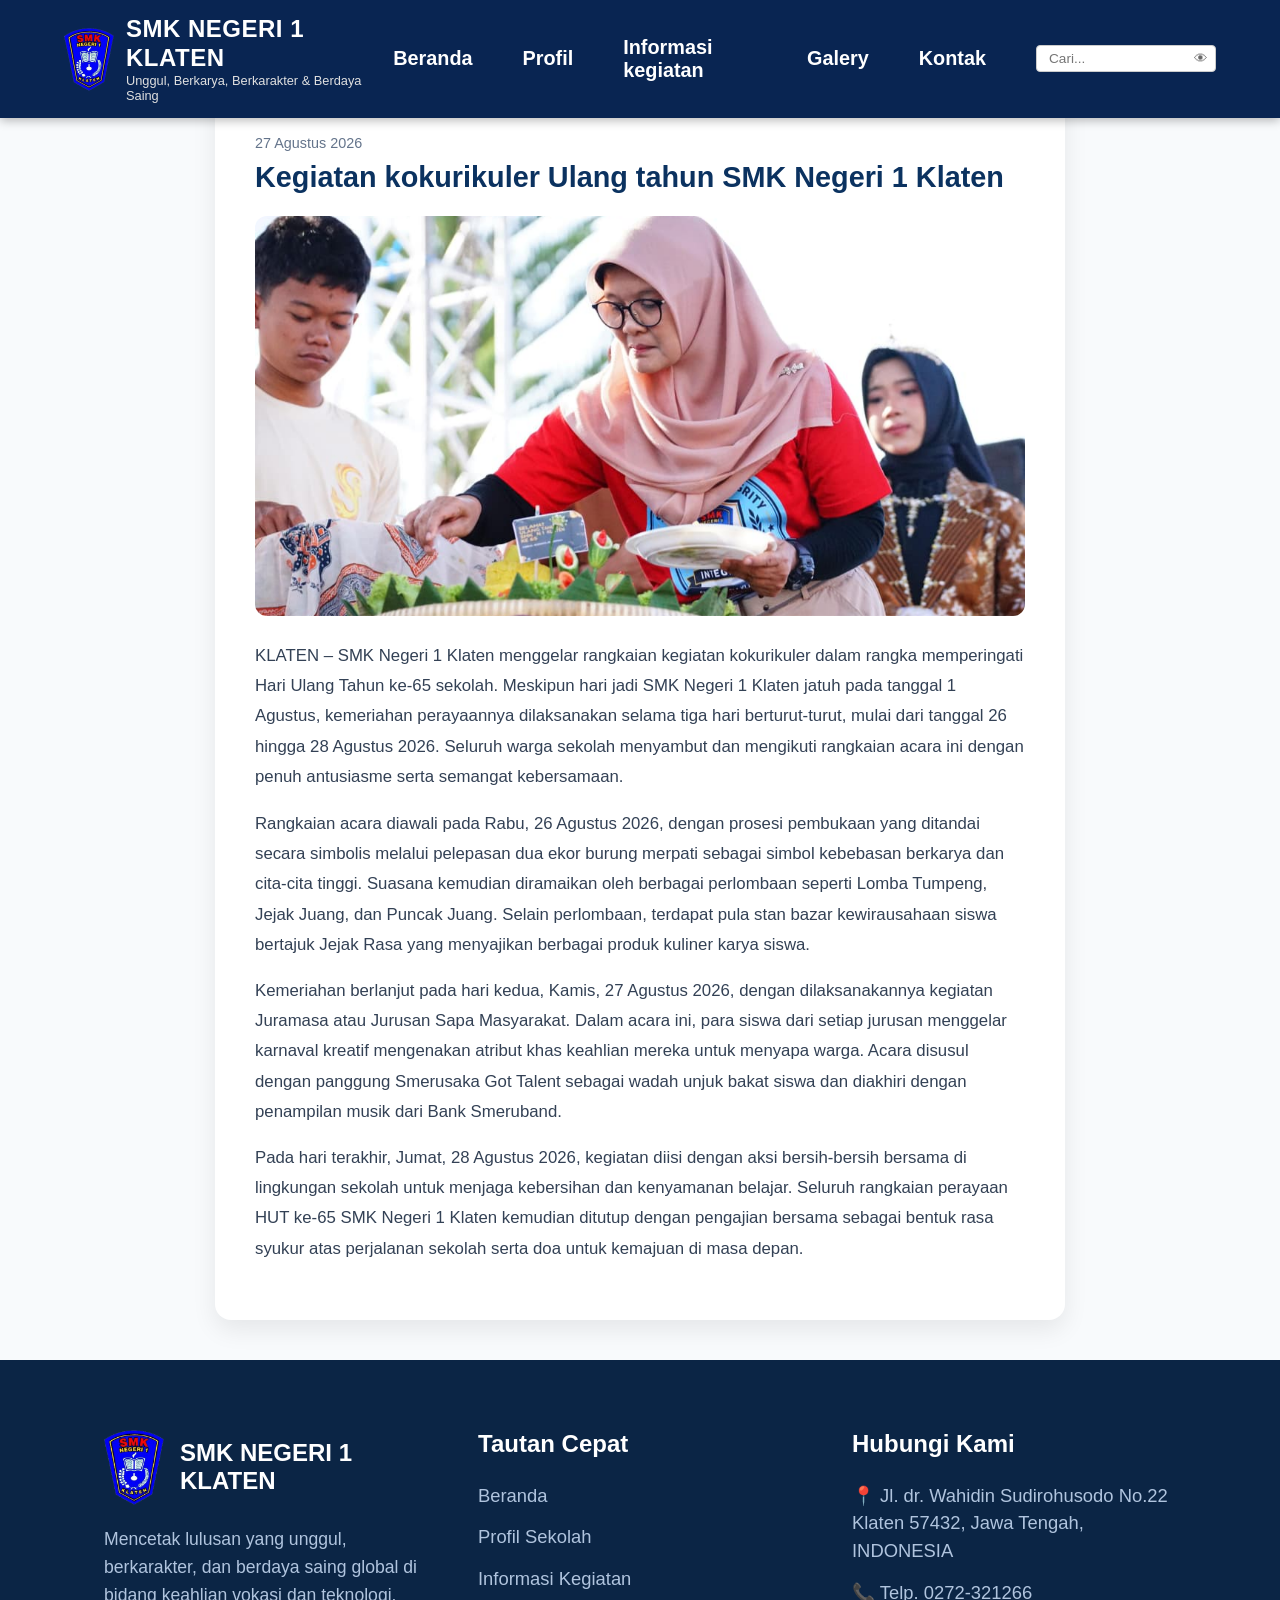
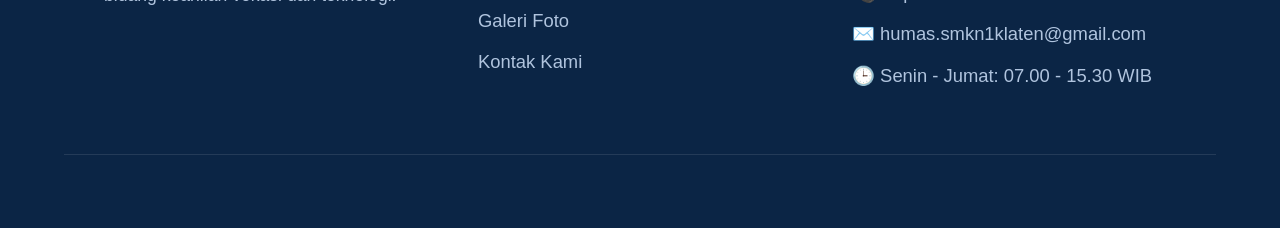
<file: berita4.html>
!DOCTYPE html>
<html lang="id">
<head>
    <meta charset="UTF-8">
    <meta name="viewport" content="width=device-width, initial-scale=1.0">
    <title>Berita - SMK Negeri 1 Klaten</title>
    <script src="script.js"></script>
    <link rel="stylesheet" href="style.css">
    <link rel="shortcut icon" href="faviconn.ico" type="image/x-icon">
    <link rel="icon" href="faviconn.ico" type="image/x-icon">
</head>

    <!-- NAVBAR -->
    <nav class="navbar">
        <div class="logo-container">
            <img src="logosekolah.png" alt="Logo SMK N 1 Klaten" class="logo-img">
            <div class="brand-text">
                <div class="brand-title">SMK NEGERI 1 KLATEN</div>
                <div class="brand-tagline">Unggul, Berkarya, Berkarakter & Berdaya Saing</div>
            </div>
        </div>

        <ul class="nav-menu">
            <li><a href="index.html">Beranda</a></li>
            <li><a href="profil.html">Profil</a></li>
            <li><a href="informasi.html">Informasi kegiatan</a></li>
            <li><a href="galery.html"">Galery</a></li>
            <li><a href="kontak.html">Kontak</a></li>
            <li>
                <div class="search-box">
                    <input type="text" placeholder="Cari...">
                    <span class="search-icon">&#128065;</span>
                </div>
            </li>
        </ul>
    </nav>

  <!-- ==========================================
       2. KONTEN DETAIL BERITA (DINAMIS)
       ========================================== -->
  <main class="detail-berita-section">
    <div class="detail-container">
      
      <!-- Tombol Kembali -->
      <a href="informasi.html" class="btn-back">&larr; Kembali ke Informasi</a>

      <!-- Informasi Header Berita -->
      <div class="detail-header">
        <span id="newsDate" class="detail-date">27 Agustus 2026</span>
        <h1 id="newsTitle" class="detail-title">Kegiatan kokurikuler Ulang tahun SMK Negeri 1 Klaten</h1>
      </div>

      <!-- Gambar Sampul Berita -->
      <div class="detail-img-box">
        <img id="newsImage" src="imageprofil/HUT 65.jpeg" alt="Sampul Berita">
      </div>

      <!-- Teks Isi Berita Lengkap -->
      <div id="newsContent" class="detail-body">
        <p>KLATEN – SMK Negeri 1 Klaten menggelar rangkaian kegiatan kokurikuler dalam rangka memperingati Hari Ulang Tahun ke-65 sekolah. Meskipun hari jadi SMK Negeri 1 Klaten jatuh pada tanggal 1 Agustus, kemeriahan perayaannya dilaksanakan selama tiga hari berturut-turut, mulai dari tanggal 26 hingga 28 Agustus 2026. Seluruh warga sekolah menyambut dan mengikuti rangkaian acara ini dengan penuh antusiasme serta semangat kebersamaan.</p>

        <p>Rangkaian acara diawali pada Rabu, 26 Agustus 2026, dengan prosesi pembukaan yang ditandai secara simbolis melalui pelepasan dua ekor burung merpati sebagai simbol kebebasan berkarya dan cita-cita tinggi. Suasana kemudian diramaikan oleh berbagai perlombaan seperti Lomba Tumpeng, Jejak Juang, dan Puncak Juang. Selain perlombaan, terdapat pula stan bazar kewirausahaan siswa bertajuk Jejak Rasa yang menyajikan berbagai produk kuliner karya siswa. </p>

        <p>Kemeriahan berlanjut pada hari kedua, Kamis, 27 Agustus 2026, dengan dilaksanakannya kegiatan Juramasa atau Jurusan Sapa Masyarakat. Dalam acara ini, para siswa dari setiap jurusan menggelar karnaval kreatif mengenakan atribut khas keahlian mereka untuk menyapa warga. Acara disusul dengan panggung Smerusaka Got Talent sebagai wadah unjuk bakat siswa dan diakhiri dengan penampilan musik dari Bank Smeruband.</p>

        <p>Pada hari terakhir, Jumat, 28 Agustus 2026, kegiatan diisi dengan aksi bersih-bersih bersama di lingkungan sekolah untuk menjaga kebersihan dan kenyamanan belajar. Seluruh rangkaian perayaan HUT ke-65 SMK Negeri 1 Klaten kemudian ditutup dengan pengajian bersama sebagai bentuk rasa syukur atas perjalanan sekolah serta doa untuk kemajuan di masa depan.</p>
      </div>

    </div>
  </main>

  <!-- ==========================================
       3. FOOTER SECTION
       ========================================== -->
  <footer class="footer-section">
    <div class="footer-container">
        
      <!-- Kolom 1: Profil Singkat -->
      <div class="footer-col">
        <div class="footer-brand">
          <img src="logosekolah.png" alt="Logo SMK N 1 Klaten" class="footer-logo">
          <h3>SMK NEGERI 1 KLATEN</h3>
        </div>
        <p class="footer-desc">
          Mencetak lulusan yang unggul, berkarakter, dan berdaya saing global di bidang keahlian vokasi dan teknologi.
        </p>
      </div>

      <!-- Kolom 2: Tautan Cepat -->
      <div class="footer-col">
        <h4>Tautan Cepat</h4>
        <ul class="footer-links">
          <li><a href="index.html">Beranda</a></li>
          <li><a href="profil.html">Profil Sekolah</a></li>
          <li><a href="informasi.html">Informasi Kegiatan</a></li>
          <li><a href="galery.html">Galeri Foto</a></li>
          <li><a href="kontak.html">Kontak Kami</a></li>
        </ul>
      </div>

      <!-- Kolom 3: Kontak Resmi -->
      <div class="footer-col" id="kontak">
        <h4>Hubungi Kami</h4>
        <ul class="contact-info">
          <li>📍 Jl. dr. Wahidin Sudirohusodo No.22 Klaten 57432, Jawa Tengah, INDONESIA</li>
          <li>📞 Telp. 0272-321266</li>
          <li>✉️ humas.smkn1klaten@gmail.com</li>
          <li>🕒 Senin - Jumat: 07.00 - 15.30 WIB</li>
        </ul>
      </div>

    </div>

    <!-- Copyright -->
    <div class="footer-bottom">
      <p>&copy; 2026 SMK Negeri 1 Klaten. All Rights Reserved.</p>
    </div>
  </footer>
</file>
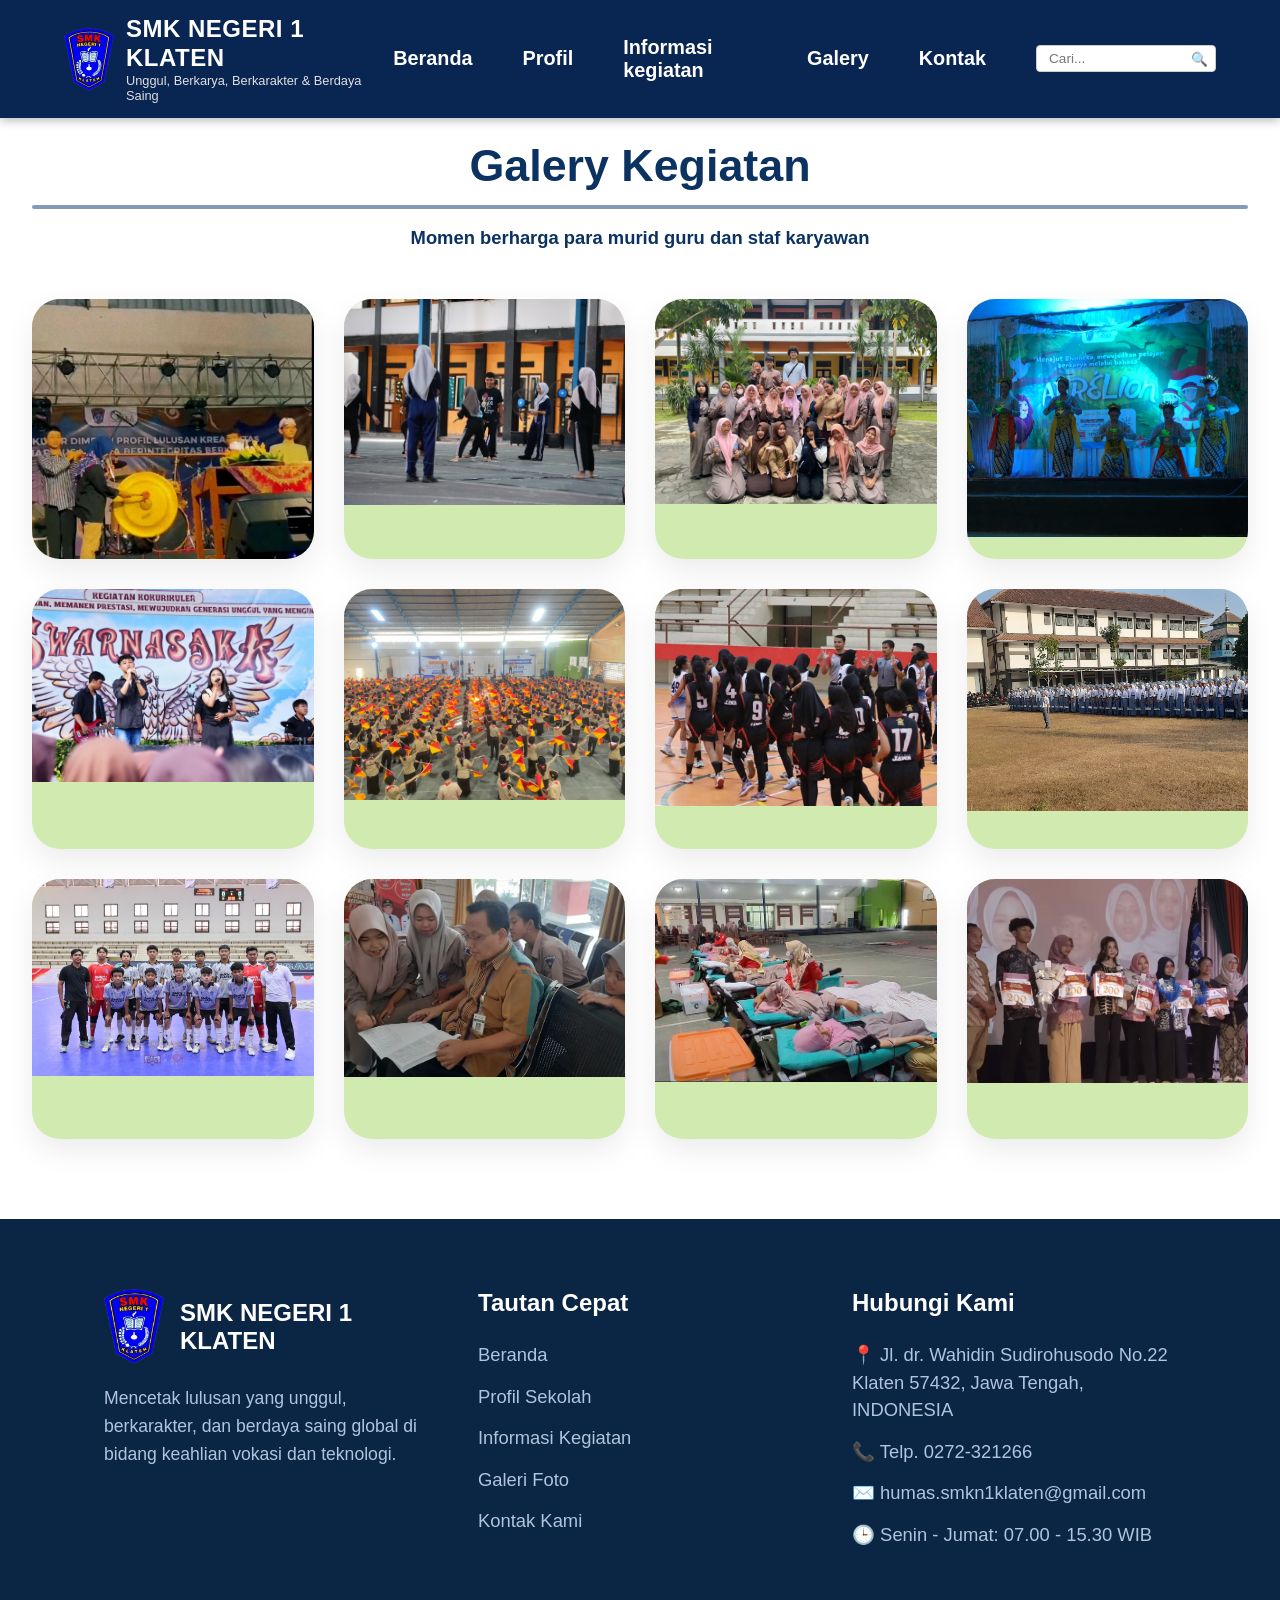
<file: galery.html>
<!DOCTYPE html>
<html lang="id">
<head>
    <meta charset="UTF-8">
    <meta name="viewport" content="width=device-width, initial-scale=1.0">
    <title>Galeri - SMK Negeri 1 Klaten</title>
    <script src="script.js"></script>
    <link rel="stylesheet" href="style.css">
    <link rel="shortcut icon" href="faviconn.ico" type="image/x-icon">
    <link rel="icon" href="faviconn.ico" type="image/x-icon">
</head>
<body>

    <!-- NAVBAR -->
    <nav class="navbar">
        <div class="logo-container">
            <img src="logosekolah.png" alt="Logo SMK N 1 Klaten" class="logo-img">
            <div class="brand-text">
                <div class="brand-title">SMK NEGERI 1 KLATEN</div>
                <div class="brand-tagline">Unggul, Berkarya, Berkarakter & Berdaya Saing</div>
            </div>
        </div>

        <ul class="nav-menu">
            <li><a href="index.html">Beranda</a></li>
            <li><a href="profil.html">Profil</a></li>
            <li><a href="informasi.html">Informasi kegiatan</a></li>
            <li><a href="galery.html">Galery</a></li>
            <li><a href="kontak.html">Kontak</a></li>
            <li>
                <div class="search-box">
                    <input type="text" id="searchInput" placeholder="Cari...">
                    <span class="search-icon" id="searchBtn" style="cursor: pointer;">&#128269;</span>
                </div>
            </li>
        </ul>
    </nav>

    <!-- SECTION GALERI KEGIATAN -->
    <section class="gallery-section" id="galery" style="padding-top: 140px !important;">
        <div class="gallery-container">
            
            <!-- HEADER GALERI -->
            <h2 class="gallery-title">Galery Kegiatan</h2>
            <div class="gallery-divider"></div>
            <p class="gallery-subtitle">Momen berharga para murid guru dan staf karyawan</p>

            <!-- GRID FOTO (4 KOLOM LEBAR) -->
            <div class="gallery-grid">
                
                <!-- FOTO 1 -->
                <div class="gallery-item">
                    <img src="imageprofil/hut.jpeg" alt="Ulang tahun sekolah ke-64">
                    <div class="gallery-overlay">
                        <h3 class="gallery-item-title">Ulang tahun sekolah ke-64</h3>
                    </div>
                </div>

                <!-- FOTO 2 -->
                <div class="gallery-item">
                    <img src="imageprofil/Lomba HUT.jpeg" alt="Lomba Peringatan 17 Agustus">
                    <div class="gallery-overlay">
                        <h3 class="gallery-item-title">Lomba Peringatan 17 Agustus</h3>
                    </div>
                </div>

                <!-- FOTO 3 -->
                <div class="gallery-item">
                    <img src="imageprofil/Ekstra EC.jpeg" alt="Ekstrakulikuler English Club">
                    <div class="gallery-overlay">
                        <h3 class="gallery-item-title">Ekstrakulikuler English Club</h3>
                    </div>
                </div>

                <!-- FOTO 4 -->
                <div class="gallery-item">
                    <img src="imageprofil/pentas seni.jpeg" alt="Pentas Seni Sekolah">
                    <div class="gallery-overlay">
                        <h3 class="gallery-item-title">Pentas Seni Sekolah</h3>
                    </div>
                </div>

                <!-- FOTO 5 -->
                <div class="gallery-item">
                    <img src="imageprofil/ektra band.jpeg" alt="Kegiatan Ekstrakurikuler Band">
                    <div class="gallery-overlay">
                        <h3 class="gallery-item-title">Ekstrakurikuler Band</h3>
                    </div>
                </div>

                <!-- FOTO 6 -->
                <div class="gallery-item">
                    <img src="imageprofil/pramuka.jpeg" alt="Pramuka Ambalan">
                    <div class="gallery-overlay">
                        <h3 class="gallery-item-title">Pramuka Ambalan</h3>
                    </div>
                </div>

                <!-- FOTO 7 -->
                <div class="gallery-item">
                    <img src="imageprofil/smerubas.jpeg" alt="Ekstrakulikuler Basket">
                    <div class="gallery-overlay">
                        <h3 class="gallery-item-title">Ekstrakulikuler Basket</h3>
                    </div>
                </div>

                <!-- FOTO 8 -->
                <div class="gallery-item">
                    <img src="imageprofil/upacara.png" alt="Upacara Rutin">
                    <div class="gallery-overlay">
                        <h3 class="gallery-item-title">Upacara Rutin</h3>
                    </div>
                </div>

                <!-- FOTO 9 -->
                <div class="gallery-item">
                    <img src="imageprofil/ekstra futsal.jpeg" alt="Ekstrakulikuler Futsal">
                    <div class="gallery-overlay">
                        <h3 class="gallery-item-title">Ekstrakulikuler Futsal</h3>
                    </div>
                </div>

                <!-- FOTO 10 -->
                <div class="gallery-item">
                    <img src="imageprofil/pkl.png" alt="Praktik Kerja Lapangan">
                    <div class="gallery-overlay">
                        <h3 class="gallery-item-title">Praktik Kerja Lapangan</h3>
                    </div>
                </div>

                <!-- FOTO 11 -->
                <div class="gallery-item">
                    <img src="imageprofil/donor darah.jpeg" alt="Kegiatan Donor Darah">
                    <div class="gallery-overlay">
                        <h3 class="gallery-item-title">Kegiatan Donor Darah</h3>
                    </div>
                </div>

                <!-- FOTO 12 -->
                <div class="gallery-item">
                    <img src="imageprofil/purnawira.jpeg" alt="Wisuda Purnawiyata">
                    <div class="gallery-overlay">
                        <h3 class="gallery-item-title">Wisuda Purnawiyata</h3>
                    </div>
                </div>

            </div>
        </div>
    </section>

    <!-- FOOTER SECTION -->
    <footer class="footer-section">
        <div class="footer-container">
            
            <!-- Kolom 1: Profil Singkat & Medsos -->
            <div class="footer-col">
                <div class="footer-brand">
                    <img src="logosekolah.png" alt="Logo SMK N 1 Klaten" class="footer-logo">
                    <h3>SMK NEGERI 1 KLATEN</h3>
                </div>
                <p class="footer-desc">
                    Mencetak lulusan yang unggul, berkarakter, dan berdaya saing global di bidang keahlian vokasi dan teknologi.
                </p>
            </div>

            <!-- Kolom 2: Tautan Cepat -->
            <div class="footer-col">
                <h4>Tautan Cepat</h4>
                <ul class="footer-links">
                    <li><a href="index.html">Beranda</a></li>
                    <li><a href="profil.html">Profil Sekolah</a></li>
                    <li><a href="informasi.html">Informasi Kegiatan</a></li>
                    <li><a href="galery.html">Galeri Foto</a></li>
                    <li><a href="kontak.html">Kontak Kami</a></li>
                </ul>
            </div>

            <!-- Kolom 3: Kontak Resmi -->
            <div class="footer-col" id="kontak">
                <h4>Hubungi Kami</h4>
                <ul class="contact-info">
                    <li>📍 Jl. dr. Wahidin Sudirohusodo No.22 Klaten 57432, Jawa Tengah, INDONESIA</li>
                    <li>📞 Telp. 0272-321266</li>
                    <li>✉️ humas.smkn1klaten@gmail.com</li>
                    <li>🕒 Senin - Jumat: 07.00 - 15.30 WIB</li>
                </ul>
            </div>

        </div>

        <!-- Garis Bawah / Copyright -->
        <div class="footer-bottom">
            <p>&copy; 2026 SMK Negeri 1 Klaten. All Rights Reserved.</p>
        </div>
    </footer>

</body>
</html>
</file>
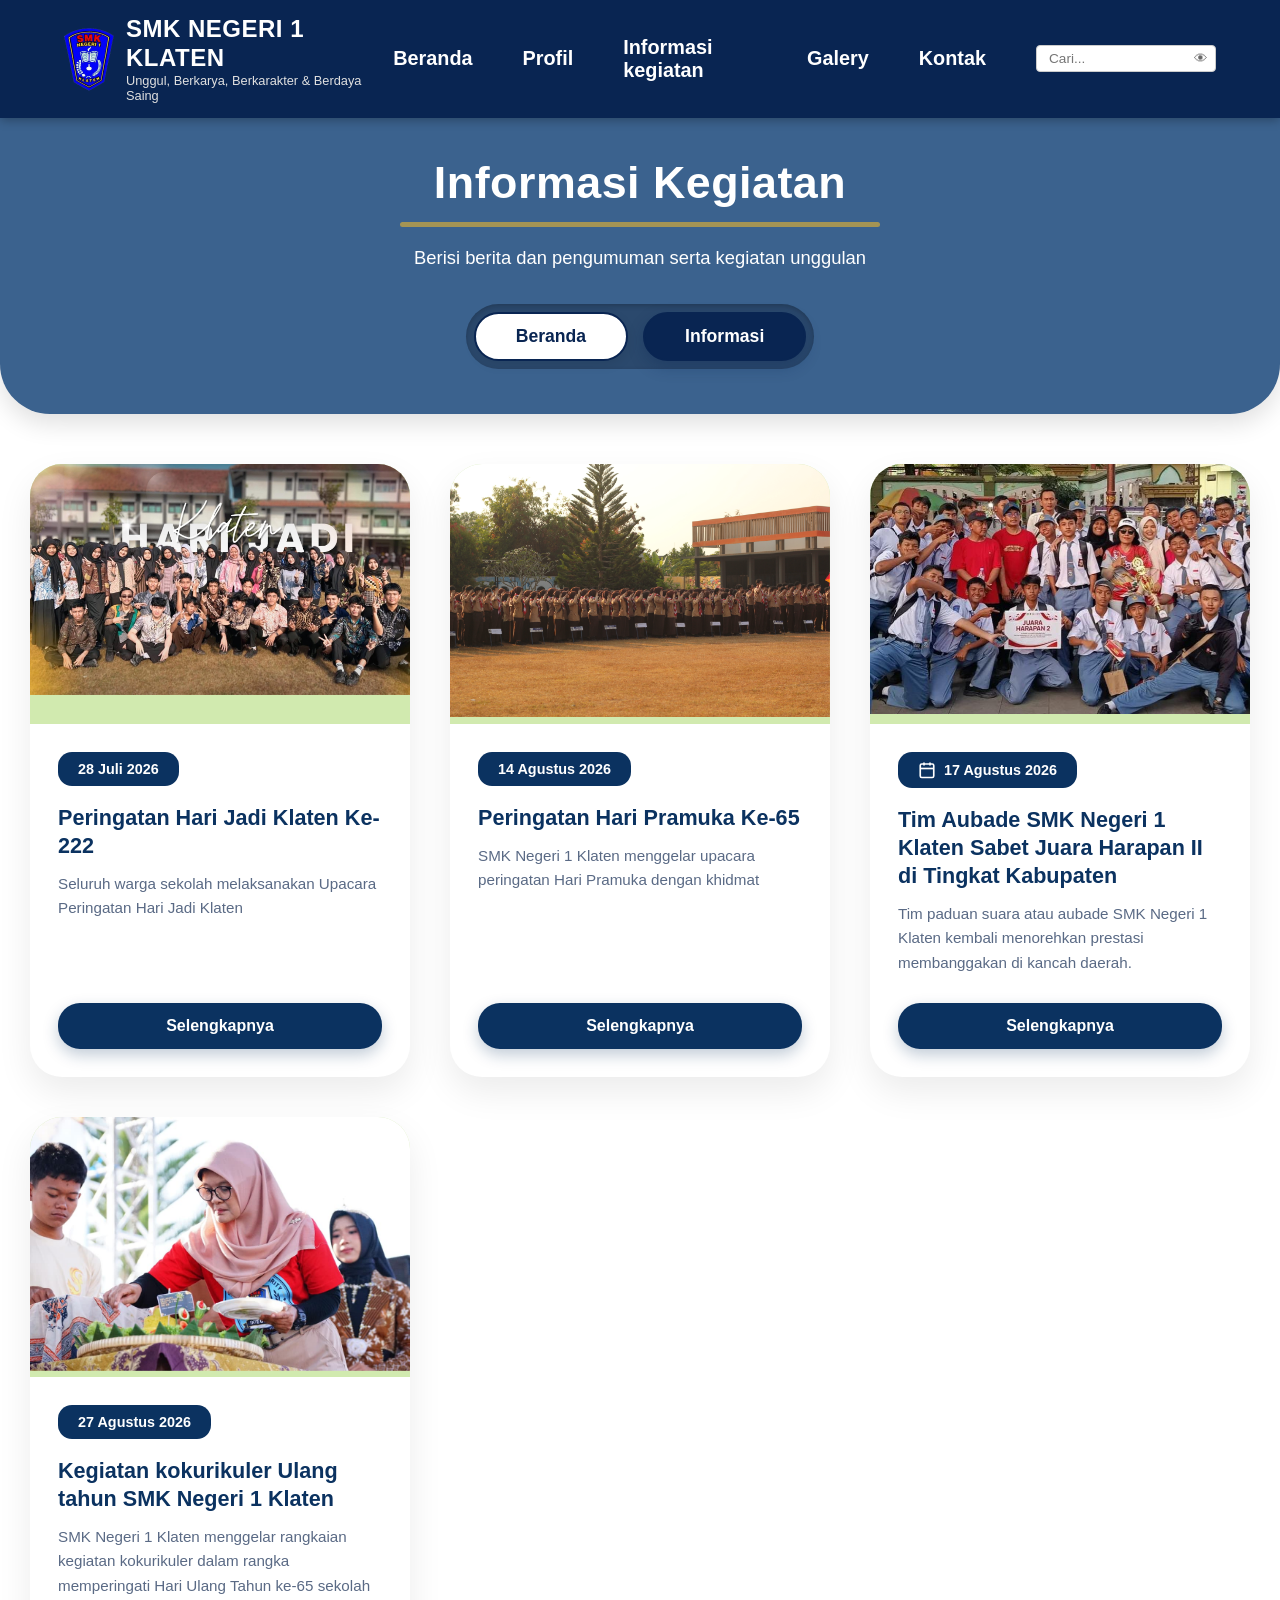
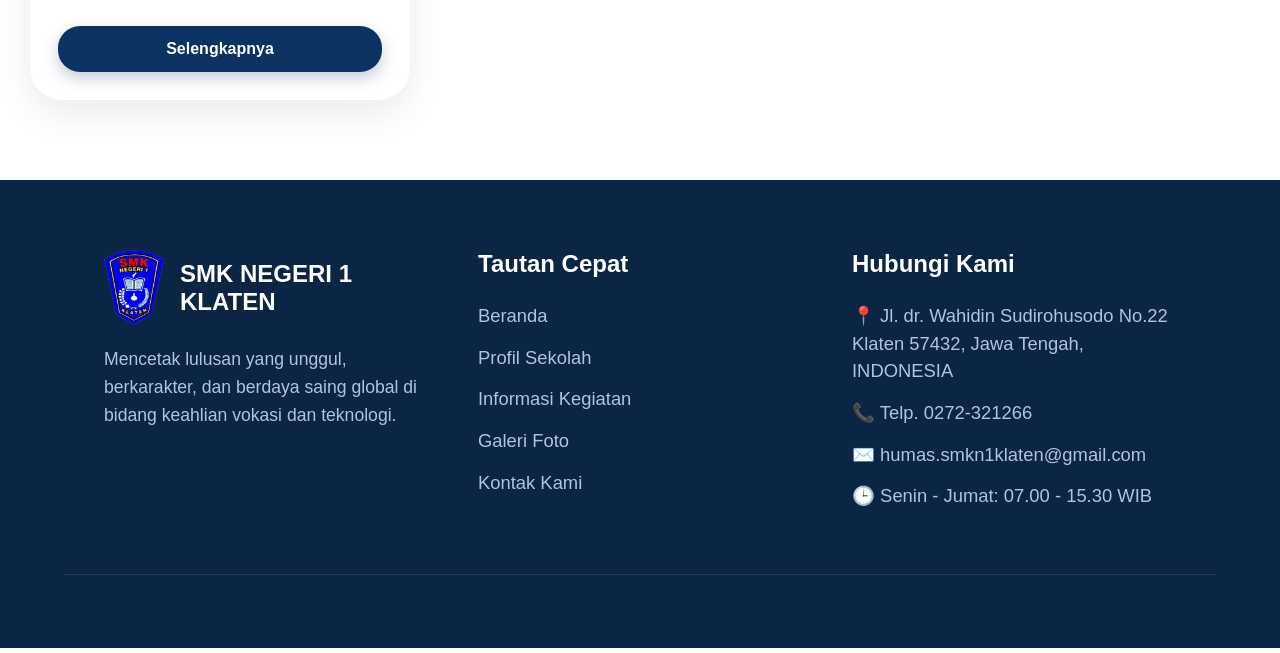
<file: informasi.html>
<!DOCTYPE html>
<html lang="id">
<head>
    <meta charset="UTF-8">
    <meta name="viewport" content="width=device-width, initial-scale=1.0">
    <meta name="viewport" content="width=device-width, initial-scale=1.0">
    <title>Informasi- SMK Negeri 1 Klaten</title>
    <script src="script.js"></script>
    <link rel="stylesheet" href="style.css">
    <link rel="shortcut icon" href="faviconn.ico" type="image/x-icon">
    <link rel="icon" href="faviconn.ico" type="image/x-icon">
</head>

    <!-- NAVBAR -->
    <nav class="navbar">
        <div class="logo-container">
            <img src="logosekolah.png" alt="Logo SMK N 1 Klaten" class="logo-img">
            <div class="brand-text">
                <div class="brand-title">SMK NEGERI 1 KLATEN</div>
                <div class="brand-tagline">Unggul, Berkarya, Berkarakter & Berdaya Saing</div>
            </div>
        </div>

        <ul class="nav-menu">
            <li><a href="index.html">Beranda</a></li>
            <li><a href="profil.html">Profil</a></li>
            <li><a href="informasi.html">Informasi kegiatan</a></li>
            <li><a href="galery.html"">Galery</a></li>
            <li><a href="kontak.html">Kontak</a></li>
            <li>
                <div class="search-box">
                    <input type="text" placeholder="Cari...">
                    <span class="search-icon">&#128065;</span>
                </div>
            </li>
        </ul>
    </nav>

<div class="search-box">
  <input type="text" id="searchInput" placeholder="Cari...">
  <span class="search-icon" id="searchBtn" style="cursor: pointer;">&#128269;</span>
</div>

<!-- HEADER BIRU UTAMA FULL LAYAR -->
<div class="info-header-card">
  <div class="info-header-content">
    <h1 class="info-title">Informasi Kegiatan</h1>
    <div class="info-divider"></div>
    <p class="info-subtitle">Berisi berita dan pengumuman serta kegiatan unggulan</p>
    
    <!-- TOMBOL NAVIGASI / TAB -->
    <div class="info-tab-group">
      <a href="index.html" class="tab-btn">Beranda</a>
      <a href="informasi.html" class="tab-btn active">Informasi</a>
    </div>
  </div>
</div>

<!-- SECTION KONTEN BERITA (3 BERITA UKURAN BESAR) -->
<section class="info-section">
  <div class="info-container">

    <div class="news-grid">
  
      <!-- KARTU 1 -->
<div class="news-card">
  <div class="news-img-box">
    <img src="imageprofil/hari jadi klaten.jpeg" alt="Sampul Berita 1">
  </div>
  <div class="news-content">
    <div class="news-date">
      <span>28 Juli 2026</span>
    </div>
    <h3 class="news-title">Peringatan Hari Jadi Klaten Ke-222</h3>
    <p class="news-desc"> Seluruh warga sekolah melaksanakan Upacara Peringatan Hari Jadi Klaten</p>
    
    <!-- PAKAI LINK RELATIF LANGSUNG KE NAMA FILE -->
    <a href="./berita1.html" class="btn-selengkapnya">Selengkapnya</a>
  </div>
</div>
      <!-- KARTU 2 -->
 <div class="news-card">
  <div class="news-img-box">
    <img src="imageprofil/berita pramuka.JPG" alt="Sampul Berita 1">
  </div>
  <div class="news-content">
    <div class="news-date">
      <span>14 Agustus 2026</span>
    </div>
    <h3 class="news-title">Peringatan Hari Pramuka Ke-65</h3>
    <p class="news-desc"> SMK Negeri 1 Klaten menggelar upacara peringatan Hari Pramuka dengan khidmat</p>
</p>
    
    <!-- PAKAI LINK RELATIF LANGSUNG KE NAMA FILE -->
    <a href="./berita2.html" class="btn-selengkapnya">Selengkapnya</a>
  </div>
</div>

      <!-- KARTU 3 -->
      <div class="news-card">
        <div class="news-img-box">
          <img src="imageprofil/Aubade berita3.jpeg" alt="Sampul Berita 3">
        </div>
        <div class="news-content">
          <div class="news-date">
            <svg width="18" height="18" viewBox="0 0 24 24" fill="none" stroke="currentColor" stroke-width="2.2"><rect x="3" y="4" width="18" height="18" rx="2" ry="2"></rect><line x1="16" y1="2" x2="16" y2="6"></line><line x1="8" y1="2" x2="8" y2="6"></line><line x1="3" y1="10" x2="21" y2="10"></line></svg>
            <span>17 Agustus 2026</span>
          </div>
          <h3 class="news-title">Tim Aubade SMK Negeri 1 Klaten Sabet Juara Harapan II di Tingkat Kabupaten</h3>
          <p class="news-desc"> Tim paduan suara atau aubade SMK Negeri 1 Klaten kembali menorehkan prestasi membanggakan di kancah daerah.</p>
    </p>

        <a href="./berita3.html" class="btn-selengkapnya">Selengkapnya</a>
        </div>
      </div>

         <!-- KARTU 4 -->
    <div class="news-card">
      <div class="news-img-box">
        <img src="imageprofil/HUT 65.jpeg" alt="Sampul Berita 4">
      </div>
      <div class="news-content">
        <div class="news-date">
          <span> 27 Agustus 2026</span>
        </div>
        <h3 class="news-title">Kegiatan kokurikuler Ulang tahun SMK Negeri 1 Klaten</h3>
        <p class="news-desc"> SMK Negeri 1 Klaten menggelar rangkaian kegiatan kokurikuler dalam rangka memperingati Hari Ulang Tahun ke-65 sekolah</p>
    
    <!-- PAKAI LINK RELATIF LANGSUNG KE NAMA FILE -->
    <a href="./berita4.html" class="btn-selengkapnya">Selengkapnya</a>
  </div>
</div>

    </div>
  </div>
</section>

<!-- FOOTER SECTION -->
<footer class="footer-section">
    <div class="footer-container">
        
        <!-- Kolom 1: Profil Singkat & Medsos -->
        <div class="footer-col">
            <div class="footer-brand">
                <img src="logosekolah.png" alt="Logo SMK N 1 Klaten" class="footer-logo">
                <h3>SMK NEGERI 1 KLATEN</h3>
            </div>
            <p class="footer-desc">
                Mencetak lulusan yang unggul, berkarakter, dan berdaya saing global di bidang keahlian vokasi dan teknologi.
            </p>
        </div>

        <!-- Kolom 2: Tautan Cepat -->
        <div class="footer-col">
            <h4>Tautan Cepat</h4>
            <ul class="footer-links">
                <li><a href="index.html">Beranda</a></li>
                <li><a href="profil.html">Profil Sekolah</a></li>
                <li><a href="informasi.html"">Informasi Kegiatan</a></li>
                <li><a href="galery.html">Galeri Foto</a></li>
                <li><a href="kontak.html">Kontak Kami</a></li>
            </ul>
        </div>

        <!-- Kolom 3: Kontak Resmi -->
        <div class="footer-col" id="kontak">
            <h4>Hubungi Kami</h4>
            <ul class="contact-info">
                <li>📍 Jl. dr. Wahidin Sudirohusodo No.22 Klaten 57432, Jawa Tengah, INDONESIA</li>
                <li>📞  Telp. 0272-321266</li>
                <li>✉️ humas.smkn1klaten@gmail.com</li>
                <li>🕒 Senin - Jumat: 07.00 - 15.30 WIB</li>
            </ul>
        </div>

    </div>

    <!-- Garis Bawah / Copyright -->
    <div class="footer-bottom">
        <p>&copy; 2026 SMK Negeri 1 Klaten. All Rights Reserved.</p>
    </div>
</footer>
</file>
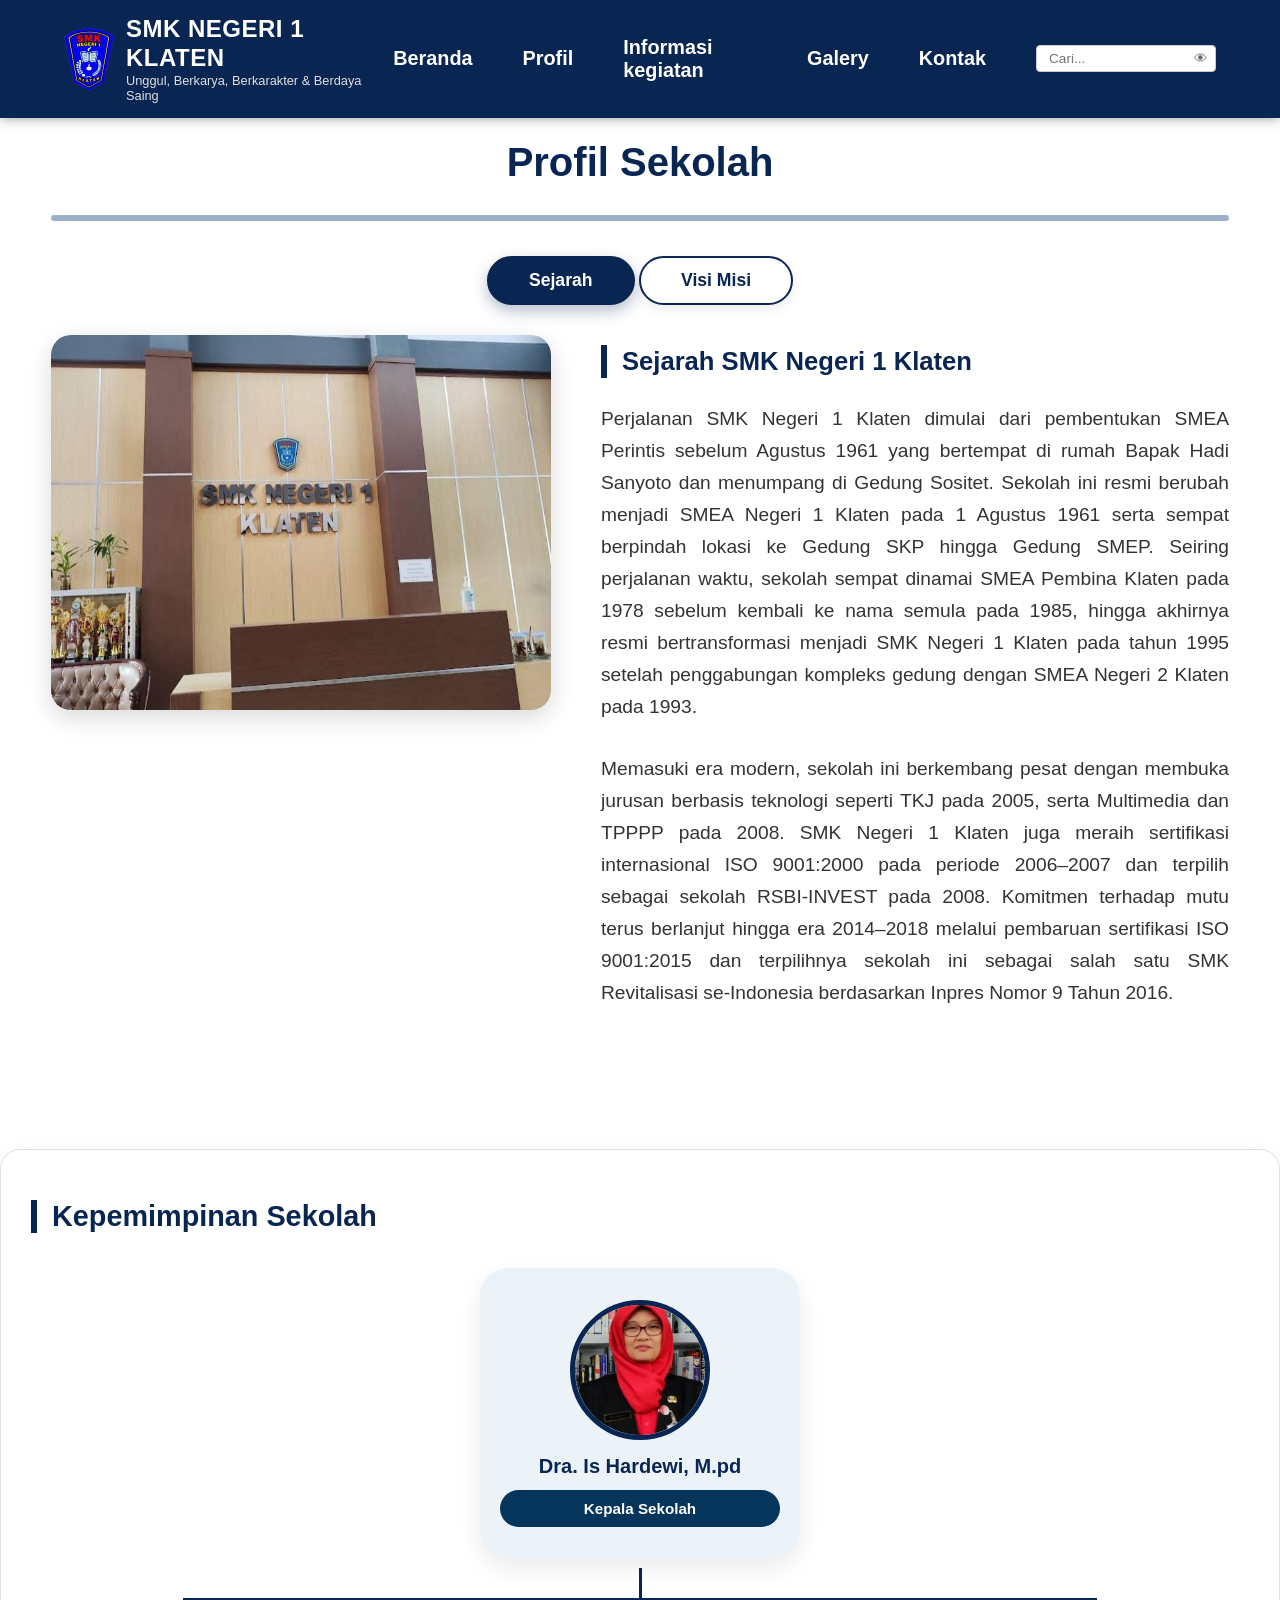
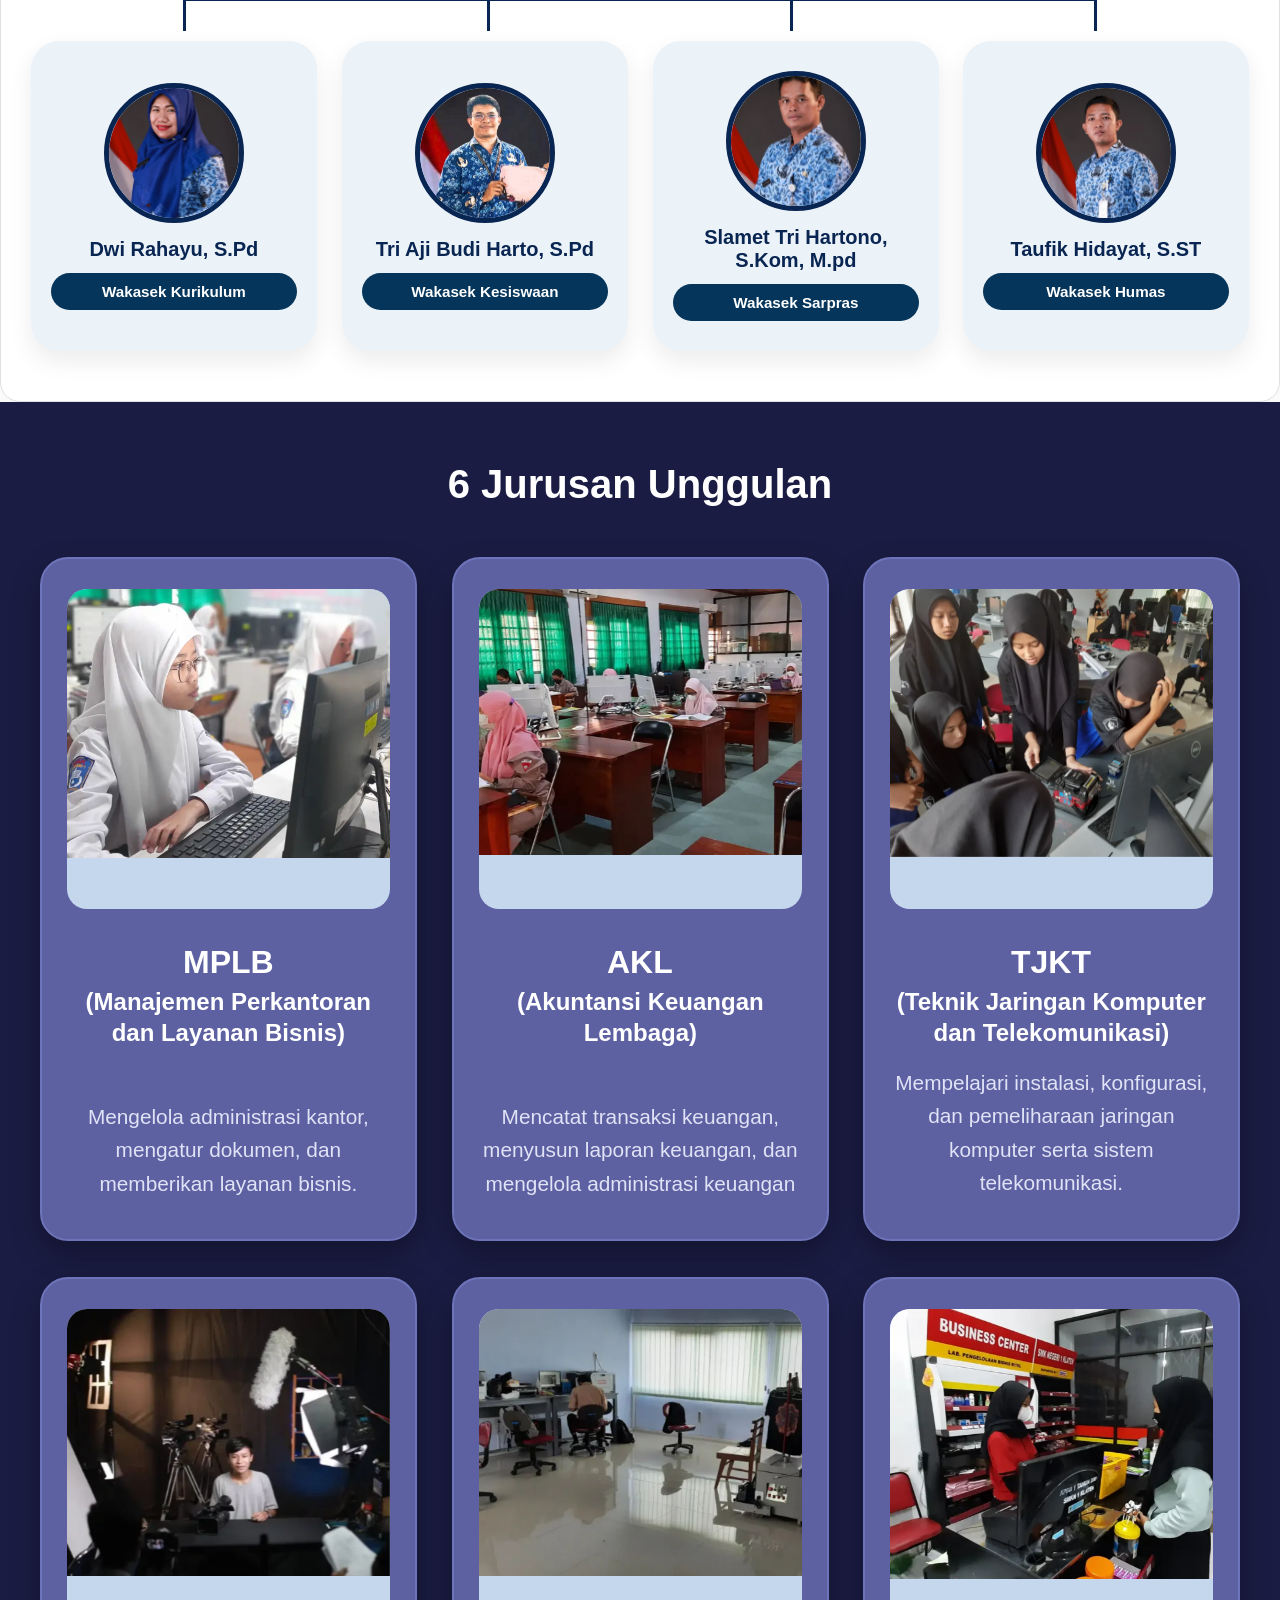
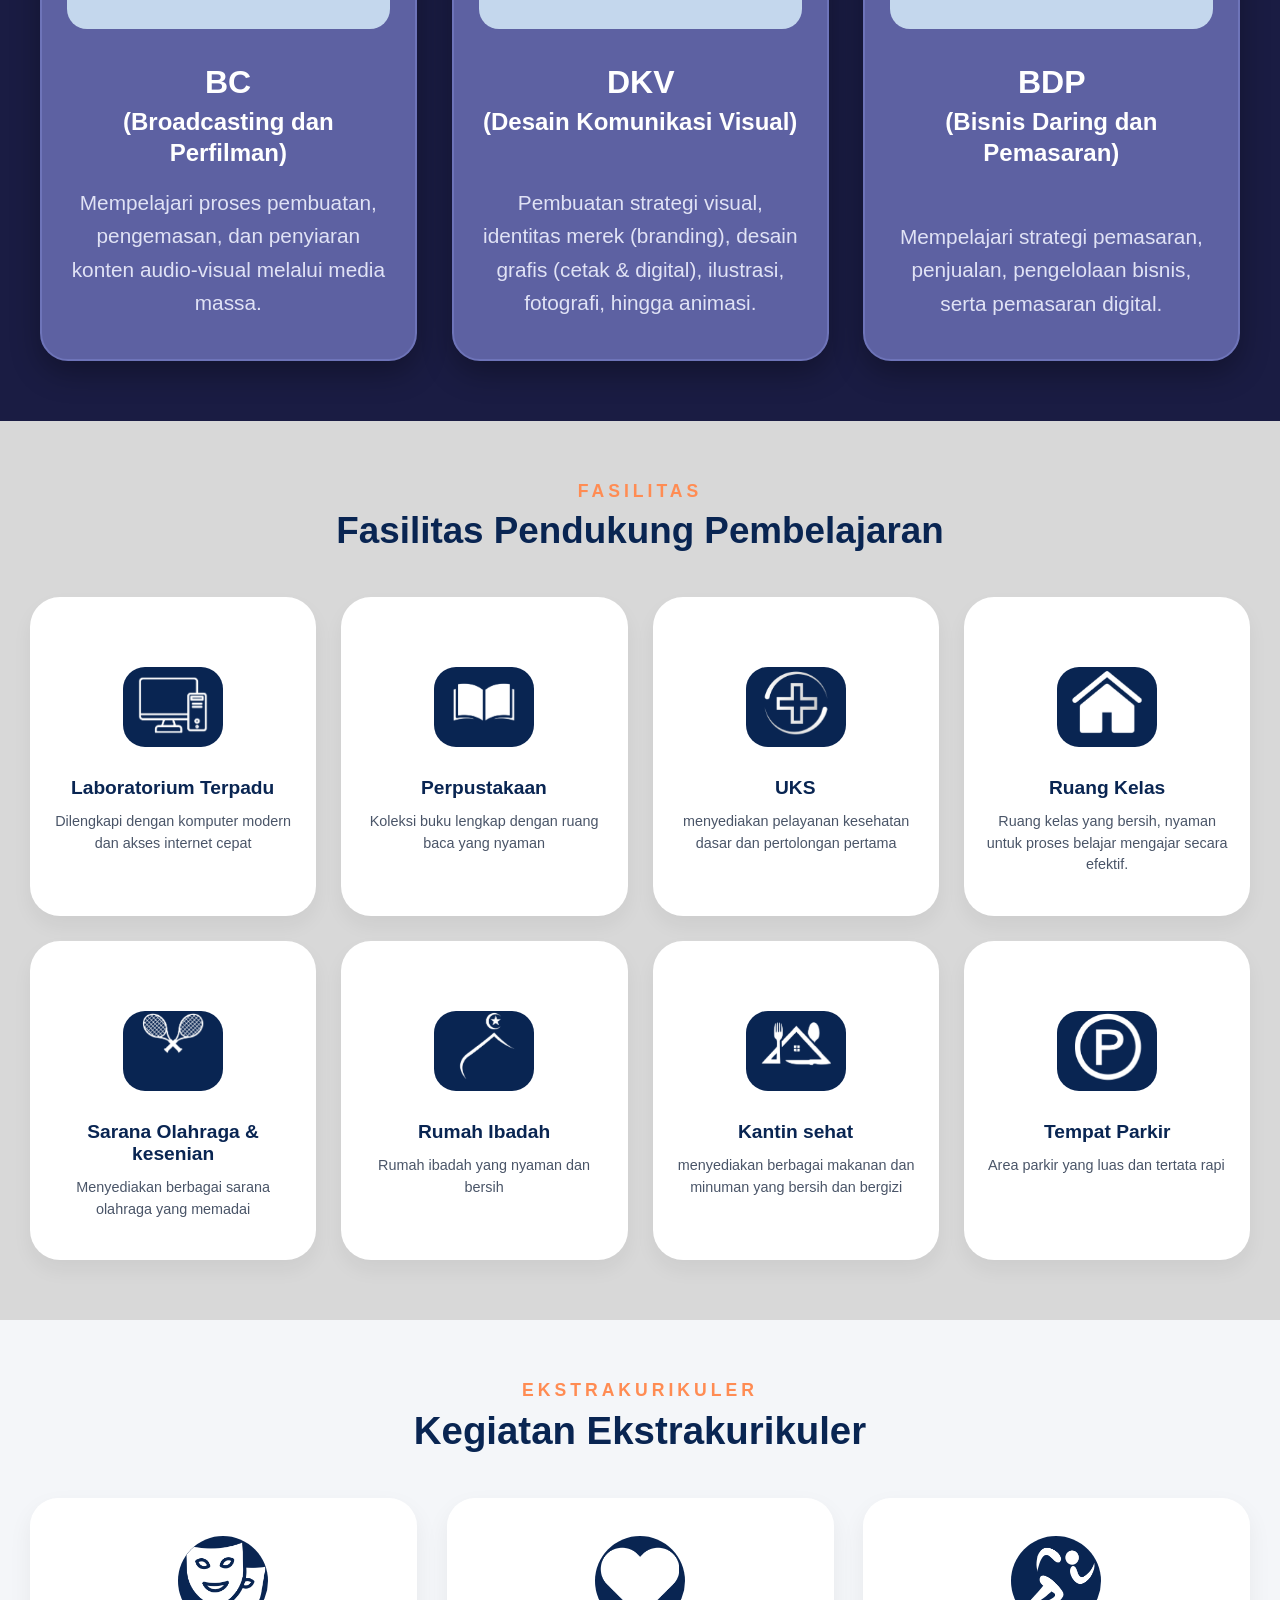
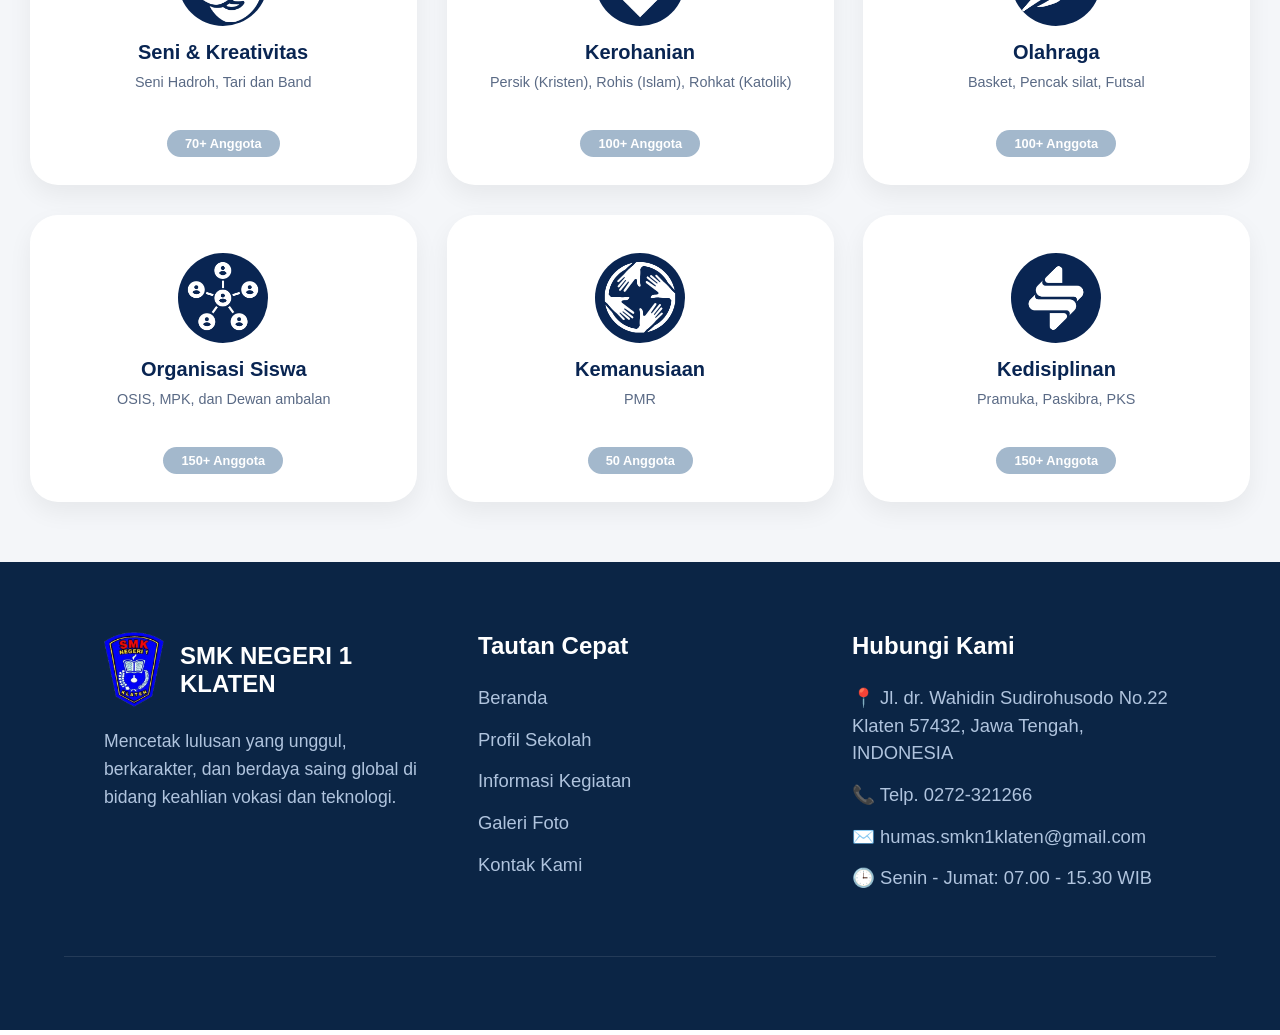
<file: profil.html>
<!DOCTYPE html>
<html lang="id">
<head>
    <meta charset="UTF-8">
    <meta name="viewport" content="width=device-width, initial-scale=1.0">
    <meta name="viewport" content="width=device-width, initial-scale=1.0">
    <title>Profil - SMK Negeri 1 Klaten</title>
    <link rel="stylesheet" href="style.css">
    <!-- Panggil file script JS di sini -->
    <script src="script.js"></script>
    <link rel="icon" href="faviconn.ico" type="image/x-icon">
</body>
</html>
</head>
</body>
<body>

    <!-- NAVBAR -->
    <nav class="navbar">
        <div class="logo-container">
            <img src="logosekolah.png" alt="Logo SMK N 1 Klaten" class="logo-img">
            <div class="brand-text">
                <div class="brand-title">SMK NEGERI 1 KLATEN</div>
                <div class="brand-tagline">Unggul, Berkarya, Berkarakter & Berdaya Saing</div>
            </div>
        </div>

        <ul class="nav-menu">
            <li><a href="index.html">Beranda</a></li>
            <li><a href="profil.html">Profil</a></li> <!-- Memanggil id="profil" -->
            <li><a href="informasi.html">Informasi kegiatan</a></li>
            <li><a href="galery.html">Galery</a></li>
            <li><a href="kontak.html">Kontak</a></li>
            <li>
                <div class="search-box">
                    <input type="text" placeholder="Cari...">
                    <span class="search-icon">&#128065;</span>
                </div>
            </li>
        </ul>
    </nav>

    <section class="profile-section" id="profil">
  <div class="profile-container">
    <h2>Profil Sekolah</h2>
    <div class="divider"></div>

    <!-- Tombol Tab / Pill Buttons -->
    <div class="tab-buttons">
      <button class="tab-btn active" onclick="switchTab('sejarah', this)">Sejarah</button>
      <button class="tab-btn" onclick="switchTab('visimisi', this)">Visi Misi</button>
    </div>

    <!-- Layout Utama (Gambar Kiri, Konten Kanan) -->
    <div class="profile-content-wrapper">
      
      <!-- Gambar Gedung -->
      <div class="profile-image-box">
        <img src="imageberanda/fotosekolah3.jpeg" alt="Gedung SMK Negeri 1 Klaten">
      </div>

      <!-- Area Teks Konten (Kanan) -->
      <div class="profile-text-box">
        
        <!-- Konten 1: Sejarah (Default Tampil) -->
        <div id="sejarah" class="tab-content active">
          <h3 class="content-title">Sejarah SMK Negeri 1 Klaten</h3>
          <p>
            Perjalanan SMK Negeri 1 Klaten dimulai dari pembentukan SMEA Perintis sebelum Agustus 1961 yang bertempat di rumah Bapak Hadi Sanyoto dan menumpang di Gedung Sositet. Sekolah ini resmi berubah menjadi SMEA Negeri 1 Klaten pada 1 Agustus 1961 serta sempat berpindah lokasi ke Gedung SKP hingga Gedung SMEP. Seiring perjalanan waktu, sekolah sempat dinamai SMEA Pembina Klaten pada 1978 sebelum kembali ke nama semula pada 1985, hingga akhirnya resmi bertransformasi menjadi SMK Negeri 1 Klaten pada tahun 1995 setelah penggabungan kompleks gedung dengan SMEA Negeri 2 Klaten pada 1993.
          </p>
          <p>
            Memasuki era modern, sekolah ini berkembang pesat dengan membuka jurusan berbasis teknologi seperti TKJ pada 2005, serta Multimedia dan TPPPP pada 2008. SMK Negeri 1 Klaten juga meraih sertifikasi internasional ISO 9001:2000 pada periode 2006–2007 dan terpilih sebagai sekolah RSBI-INVEST pada 2008. Komitmen terhadap mutu terus berlanjut hingga era 2014–2018 melalui pembaruan sertifikasi ISO 9001:2015 dan terpilihnya sekolah ini sebagai salah satu SMK Revitalisasi se-Indonesia berdasarkan Inpres Nomor 9 Tahun 2016.
          </p>
        </div>

        <!-- Konten 2: Visi Misi (Tersembunyi Awalnya) -->
        <div id="visimisi" class="tab-content">
          <h3 class="content-title">Visi & Misi SMK Negeri 1 Klaten</h3>
          <p><strong>Visi:</strong></p>
          <p>
            "Menjadikan Tamatan yang Berkarakter dan Berdaya Saing" (BERKARYA)
          </p>
          <br>
          <p><strong>Misi:</strong></p>
          <ul class="misi-list">
            <li>Mewujudkan tamatan yang beriman bertaqwa kepada Tuhan Yang Maha Esa dan berakhlak mulia.</li>
            <li>Mewujudkan tamatan yang berkebinekaan global dan berjiwa gotong royong.</li>
            <li>Mewujudkan tamatan yang kreatif, bernalar kritis, dan mempunyai kemandirian.</li>
            <li>Mewujudkan tamatan yang menguasai teknologi informasi dan komunikasi.</li>
            <li>Mewujudkan tamatan yang bersertifikasi kompetensi nasional maupun internasional.</li>
            <li>Mewujudkan sekolah yang mandiri dan berprestasi di tingkat nasional maupun internasional.</li>
            <li>Menyelenggarakan pendidikan yang selaras dengan dunia kerja.</li>
          </ul>
        </div>

      </div>

    </div>
  </div>
</section>

<!-- Panggil script.js CUKUP SAKALI di paling bawah sebelum penutup </body> -->
<script src="script.js"></script>

<!-- SECTION KEPEMIMPINAN SEKOLAH -->
<div class="leadership-section">
  <h3 class="leadership-title">Kepemimpinan Sekolah</h3>

  <div class="tree-container">
    <!-- Puncak: Kepala Sekolah -->
    <div class="tree-top">
      <div class="leader-card">
        <div class="avatar-box">
          <img src="imageprofil/kepalasekolah.webp" alt="Foto Kepala Sekolah">
        </div>
        <div class="leader-name">Dra. Is Hardewi, M.pd</div>
        <div class="leader-badge">Kepala Sekolah</div>
      </div>
    </div>

    <!-- Garis Penghubung Struktur -->
    <div class="tree-lines">
      <div class="vertical-line-top"></div>
      <div class="horizontal-line"></div>
      <div class="vertical-lines-bottom">
        <span></span>
        <span></span>
        <span></span>
        <span></span>
      </div>
    </div>

    <!-- Barisan Bawah: Wakil / Jabatan Lain -->
    <div class="tree-bottom">
      
      <div class="leader-card">
        <div class="avatar-box">
          <img src="imageprofil/kurikulum.png" alt="Foto KurikuluSm">
        </div>
        <div class="leader-name">Dwi Rahayu, S.Pd</div>
        <div class="leader-badge">Wakasek Kurikulum</div>
      </div>

      <div class="leader-card">
        <div class="avatar-box">
          <img src="imageprofil/kesiswaan.jpeg" alt="Foto Kesiswaan">
        </div>
        <div class="leader-name">Tri Aji Budi Harto, S.Pd</div>
        <div class="leader-badge">Wakasek Kesiswaan</div>
      </div>

      <div class="leader-card">
        <div class="avatar-box">
          <img src="imageprofil/sarpras.png" alt="sarpras">
        </div>
        <div class="leader-name">Slamet Tri Hartono, S.Kom, M.pd</div>
        <div class="leader-badge">Wakasek Sarpras</div>
      </div>

      <div class="leader-card">
        <div class="avatar-box">
          <img src="imageprofil/humas.png" alt="Foto Kaprodi">
        </div>
        <div class="leader-name">Taufik Hidayat, S.ST</div>
        <div class="leader-badge">Wakasek Humas</div>
      </div>

    </div>
  </div>
</div>



<!-- SECTION JURUSAN UNGGULAN -->
<section class="jurusan-section">
  <div class="jurusan-container">
    <h2 class="jurusan-main-title">6 Jurusan Unggulan</h2>

    <div class="jurusan-grid">
      
      <!-- Kartu 1: MPLB -->
      <div class="jurusan-card">
        <div class="jurusan-img-box">
          <img src="imageprofil/mplb.png" alt="Jurusan MPLB">
        </div>
        <h3 class="jurusan-code">MPLB</h3>
        <p class="jurusan-name">(Manajemen Perkantoran dan Layanan Bisnis)</p>
        <p class="jurusan-desc">
          Mengelola administrasi kantor, mengatur dokumen, dan memberikan layanan bisnis.
        </p>
      </div>

      <!-- Kartu 2: AKL -->
      <div class="jurusan-card">
        <div class="jurusan-img-box">
          <img src="imageprofil/akl.png" alt="Jurusan AKL">
        </div>
        <h3 class="jurusan-code">AKL</h3>
        <p class="jurusan-name">(Akuntansi Keuangan Lembaga)</p>
        <p class="jurusan-desc">
          Mencatat transaksi keuangan, menyusun laporan keuangan, dan mengelola administrasi keuangan
        </p>
      </div>

      <!-- Kartu 3: TJKT -->
      <div class="jurusan-card">
        <div class="jurusan-img-box">
          <img src="imageprofil/tjkt.png" alt="Jurusan TJKT">
        </div>
        <h3 class="jurusan-code">TJKT</h3>
        <p class="jurusan-name">(Teknik Jaringan Komputer dan Telekomunikasi)</p>
        <p class="jurusan-desc">
          Mempelajari instalasi, konfigurasi, dan pemeliharaan jaringan komputer serta sistem telekomunikasi.
      </div>

      <!-- Kartu 4: PPLG -->
      <div class="jurusan-card">
        <div class="jurusan-img-box">
          <img src="imageprofil/bc.png" alt="Jurusan bc">
        </div>
        <h3 class="jurusan-code">BC</h3>
        <p class="jurusan-name">(Broadcasting dan Perfilman)</p>
        <p class="jurusan-desc">
          Mempelajari proses pembuatan, pengemasan, dan penyiaran konten audio-visual melalui media massa.
        </p>
      </div>

      <!-- Kartu 5: DKV -->
      <div class="jurusan-card">
        <div class="jurusan-img-box">
          <img src="imageprofil/dkv.png" alt="Jurusan DKV">
        </div>
        <h3 class="jurusan-code">DKV</h3>
        <p class="jurusan-name">(Desain Komunikasi Visual)</p>
        <p class="jurusan-desc">
          Pembuatan strategi visual, identitas merek (branding), desain grafis (cetak & digital), ilustrasi, fotografi, hingga animasi.
        </p>
      </div>

      <!-- Kartu 6: PM -->
      <div class="jurusan-card">
        <div class="jurusan-img-box">
          <img src="imageprofil/pm.png" alt="Jurusan Pemasaran">
        </div>
        <h3 class="jurusan-code">BDP</h3>
        <p class="jurusan-name">(Bisnis Daring dan Pemasaran)</p>
        <p class="jurusan-desc">
          Mempelajari strategi pemasaran, penjualan, pengelolaan bisnis, serta pemasaran digital.
        </p>
      </div>

    </div>
  </div>
</section>

<!-- SECTION FASILITAS -->
<section class="fasilitas-section">
  <div class="fasilitas-container">
    
    <p class="fasilitas-subtitle">FASILITAS</p>
    <h2 class="fasilitas-title">Fasilitas Pendukung Pembelajaran</h2>

    <div class="fasilitas-grid">
      
      <!-- Kartu 1: Laboratorium Terpadu -->
      <div class="fasilitas-card">
        <div class="fasilitas-img-box">
          <img src="imageprofil/lab.png" alt="Laboratorium Terpadu">
        </div>
        <h3 class="fasilitas-card-title">Laboratorium Terpadu</h3>
        <p class="fasilitas-card-desc">Dilengkapi dengan komputer modern dan akses internet cepat</p>
      </div>

      <!-- Kartu 2: Perpustakaan -->
      <div class="fasilitas-card">
        <div class="fasilitas-img-box">
          <img src="imageprofil/perpustakaan.png" alt="Perpustakaan">
        </div>
        <h3 class="fasilitas-card-title">Perpustakaan</h3>
        <p class="fasilitas-card-desc">Koleksi buku lengkap dengan ruang baca yang nyaman</p>
      </div>

      <!-- Kartu 3: UKS -->
      <div class="fasilitas-card">
        <div class="fasilitas-img-box">
          <img src="imageprofil/uks.png" alt="UKS">
        </div>
        <h3 class="fasilitas-card-title">UKS</h3>
        <p class="fasilitas-card-desc">menyediakan pelayanan kesehatan dasar dan pertolongan pertama</p>
      </div>

      <!-- Kartu 4: Ruang Kelas -->
      <div class="fasilitas-card">
        <div class="fasilitas-img-box">
          <img src="imageprofil/kelas.png" alt="Ruang Kelas">
        </div>
        <h3 class="fasilitas-card-title">Ruang Kelas</h3>
        <p class="fasilitas-card-desc">Ruang kelas yang bersih, nyaman untuk proses belajar mengajar secara efektif.</p>
      </div>

      <!-- Kartu 5: Sarana Olahraga & Kesenian -->
      <div class="fasilitas-card">
        <div class="fasilitas-img-box">
          <img src="imageprofil/olahraga.png" alt="Sarana Olahraga & Kesenian">
        </div>
        <h3 class="fasilitas-card-title">Sarana Olahraga & kesenian</h3>
        <p class="fasilitas-card-desc">Menyediakan berbagai sarana olahraga yang memadai</p>
      </div>

      <!-- Kartu 6: Rumah Ibadah -->
      <div class="fasilitas-card">
        <div class="fasilitas-img-box">
          <img src="imageprofil/ibadah.png" alt="Rumah Ibadah">
        </div>
        <h3 class="fasilitas-card-title">Rumah Ibadah</h3>
        <p class="fasilitas-card-desc">Rumah ibadah yang nyaman dan bersih</p>
      </div>

      <!-- Kartu 7: Kantin Sehat -->
      <div class="fasilitas-card">
        <div class="fasilitas-img-box">
          <img src="imageprofil/kantin.png" alt="Kantin Sehat">
        </div>
        <h3 class="fasilitas-card-title">Kantin sehat</h3>
        <p class="fasilitas-card-desc">menyediakan berbagai makanan dan minuman yang bersih dan bergizi</p>
      </div>

      <!-- Kartu 8: Tempat Parkir -->
      <div class="fasilitas-card">
        <div class="fasilitas-img-box">
          <img src="imageprofil/parkir.png" alt="Tempat Parkir">
        </div>
        <h3 class="fasilitas-card-title">Tempat Parkir</h3>
        <p class="fasilitas-card-desc">Area parkir yang luas dan tertata rapi</p>
      </div>

    </div>
  </div>
</section>

<!-- SECTION EKSTRAKURIKULER -->
<section class="ekstra-section">
  <div class="ekstra-container">
    
    <p class="ekstra-subtitle">EKSTRAKURIKULER</p>
    <h2 class="ekstra-title">Kegiatan Ekstrakurikuler</h2>

    <div class="ekstra-grid">
      
      <!-- Kartu 1 -->
      <div class="ekstra-card">
        <div class="ekstra-img-box">
          <img src="imageprofil/seni.png" alt="Seni & Kreativitas">
        </div>
        <h3 class="ekstra-card-title">Seni & Kreativitas</h3>
        <p class="ekstra-card-desc">Seni Hadroh, Tari dan Band</p>
        <span class="ekstra-badge">70+ Anggota</span>
      </div>

      <!-- Kartu 2 -->
      <div class="ekstra-card">
        <div class="ekstra-img-box">
          <img src="imageprofil/rohani.png" alt="Kerohanian">
        </div>
        <h3 class="ekstra-card-title">Kerohanian</h3>
        <p class="ekstra-card-desc">Persik (Kristen), Rohis (Islam), Rohkat (Katolik)</p>
        <span class="ekstra-badge">100+ Anggota</span>
      </div>

      <!-- Kartu 3 -->
      <div class="ekstra-card">
        <div class="ekstra-img-box">
          <img src="imageprofil/olahraga2.png" alt="Olahraga">
        </div>
        <h3 class="ekstra-card-title">Olahraga</h3>
        <p class="ekstra-card-desc">Basket, Pencak silat, Futsal</p>
        <span class="ekstra-badge">100+ Anggota</span>
      </div>

      <!-- Kartu 4 -->
      <div class="ekstra-card">
        <div class="ekstra-img-box">
          <img src="imageprofil/organisasi.png" alt="Organisasi Siswa">
        </div>
        <h3 class="ekstra-card-title">Organisasi Siswa</h3>
        <p class="ekstra-card-desc">OSIS, MPK, dan Dewan ambalan</p>
        <span class="ekstra-badge">150+ Anggota</span>
      </div>

      <!-- Kartu 5 -->
      <div class="ekstra-card">
        <div class="ekstra-img-box">
          <img src="imageprofil/kemanusiaan.png" alt="Kemanusiaan">
        </div>
        <h3 class="ekstra-card-title">Kemanusiaan</h3>
        <p class="ekstra-card-desc">PMR</p>
        <span class="ekstra-badge">50 Anggota</span>
      </div>

      <!-- Kartu 6 -->
      <div class="ekstra-card">
        <div class="ekstra-img-box">
          <img src="imageprofil/disiplin.png" alt="Kedisiplinan">
        </div>
        <h3 class="ekstra-card-title">Kedisiplinan</h3>
        <p class="ekstra-card-desc">Pramuka, Paskibra, PKS</p>
        <span class="ekstra-badge">150+ Anggota</span>
      </div>

    </div>
  </div>
</section>

<!-- FOOTER SECTION -->
<footer class="footer-section">
    <div class="footer-container">
        
        <!-- Kolom 1: Profil Singkat & Medsos -->
        <div class="footer-col">
            <div class="footer-brand">
                <img src="logosekolah.png" alt="Logo SMK N 1 Klaten" class="footer-logo">
                <h3>SMK NEGERI 1 KLATEN</h3>
            </div>
            <p class="footer-desc">
                Mencetak lulusan yang unggul, berkarakter, dan berdaya saing global di bidang keahlian vokasi dan teknologi.
            </p>
        </div>

        <!-- Kolom 2: Tautan Cepat -->
        <div class="footer-col">
            <h4>Tautan Cepat</h4>
            <ul class="footer-links">
                <li><a href="index.html">Beranda</a></li>
                <li><a href="profil.html">Profil Sekolah</a></li>
                <li><a href="informasi.html"">Informasi Kegiatan</a></li>
                <li><a href="galery.html">Galeri Foto</a></li>
                <li><a href="kontak.html">Kontak Kami</a></li>
            </ul>
        </div>

        <!-- Kolom 3: Kontak Resmi -->
        <div class="footer-col" id="kontak">
            <h4>Hubungi Kami</h4>
            <ul class="contact-info">
                <li>📍 Jl. dr. Wahidin Sudirohusodo No.22 Klaten 57432, Jawa Tengah, INDONESIA</li>
                <li>📞  Telp. 0272-321266</li>
                <li>✉️ humas.smkn1klaten@gmail.com</li>
                <li>🕒 Senin - Jumat: 07.00 - 15.30 WIB</li>
            </ul>
        </div>

    </div>

    <!-- Garis Bawah / Copyright -->
    <div class="footer-bottom">
        <p>&copy; 2026 SMK Negeri 1 Klaten. All Rights Reserved.</p>
    </div>
</footer>
</file>
<file: style.css>
/* --- RESET & GLOBAL STYLES --- */
*, *::before, *::after {
  box-sizing: border-border-box;
}

html, body {
  max-width: 100% !important;
  overflow-x: hidden !important; /* Mencegah layar bisa digeser ke samping */
  margin: 0;
  padding: 0;
}

img, video, iframe, object, embed {
  max-width: 100% !important;
  height: auto !important;
}

* {
    margin: 0;
    padding: 0;
    box-sizing: border-box;
}

body {
    overflow-x: hidden;
    background-color: #0d1b2a;
}

/* --- NAVBAR --- */
.navbar {
    display: flex;
    justify-content: space-between;
    align-items: center;
    padding: 15px 5%;
    background-color: #092552;
    color: white;
    position: fixed;
    top: 0;
    left: 0;
    width: 100%;
    z-index: 1000;
    box-shadow: 0 2px 10px rgba(0, 0, 0, 0.3);
}

.logo-container {
    display: flex;
    align-items: center;
    gap: 12px;
}

.logo-img {
    width: 50px;
    height: auto;
}

.brand-title {
    font-family: 'Segoe UI', Arial, sans-serif;
    font-size: 1.5rem;
    font-weight: 700;
    letter-spacing: 0.5px;
    text-transform: uppercase;
    line-height: 1.2;
}

.brand-tagline {
    font-family: 'Century Gothic', 'Futura', sans-serif;
    font-size: 0.80rem;
    color: #e0e0e0;
    font-weight: 400;
}

.nav-menu {
    display: flex;
    align-items: center;
    list-style: none;
    gap: 50px; /* <--- UBAH DI SINI */
}

.nav-menu a {
    color: white;
    text-decoration: none;
    font-family: 'Trebuchet MS', 'Segoe UI', sans-serif;
    font-size: 1.24rem;
    font-weight: 700;
    transition: color 0.3s;
}

.nav-menu a:hover {
    color: #fca311;
}

.search-box {
    position: relative;
    display: flex;
    align-items: center;
}

.search-box input {
    padding: 5px 28px 5px 12px;
    border-radius: 4px;
    border: 1px solid #ccc;
    outline: none;
    font-size: 0.85rem;
    width: 180px;
}

.search-box .search-icon {
    position: absolute;
    right: 8px;
    color: #666;
    font-size: 0.85rem;
    cursor: pointer;
}

/* --- HERO SLIDER SECTION --- */
.hero {
    position: relative;
    min-height: 120vh; /* Memanjang ke bawah agar pas di-scroll foto tetap ada */
    width: 100%;
    display: flex;
    flex-direction: column;
    justify-content: center; /* Memastikan konten persis di tengah vertikal */
    align-items: center;
    text-align: center;
    padding-top: 80px;
    padding-bottom: 60px;
    background-color: #092552;
    overflow: hidden;
}

/* Background Slide Images */
.slide {
    position: absolute;
    top: 0;
    left: 0;
    width: 100%;
    height: 100%;
    background-size: cover;
    background-position: center 30%; /* Menurunkan letak foto gedung */
    opacity: 0;
    transition: opacity 0.8s ease-in-out;
    z-index: 1;
}

.slide.active {
    opacity: 1;
}

/* Overlay Gradien Biru Tua */
.hero-overlay {
    position: absolute;
    top: 0;
    left: 0;
    width: 100%;
    height: 100%;
    background: linear-gradient(
        to top, 
        #092552 0%, 
        rgba(9, 37, 82, 0.85) 35%, 
        rgba(9, 37, 82, 0.4) 70%, 
        rgba(9, 37, 82, 0.2) 100%
    );
    z-index: 2;
}

/* KONTEN UTAMA TENGAH (Pasti Kelihatan & Di Atas Overlay) */
.hero-content {
    position: relative;
    z-index: 10; /* Dipastikan paling atas supaya tidak tertutup/hilang */
    max-width: 950px;
    padding: 0 20px;
    margin: 0 auto;
}

/* KONTEN UTAMA TENGAH (Dinaikkan Posisinya) */
.hero-content {
    position: relative;
    z-index: 10;
    max-width: 1000px;
    padding: 0 20px;
    margin-top: -120px; /* Nilai minus ini untuk menaikkan seluruh teks & logo ke atas */
}

/* Logo Tengah (Diperbesar) */
.center-logo {
    width: 170px; /* Ukuran logo diperbesar */
    height: auto;
    margin-bottom: 15px;
    filter: drop-shadow(0px 6px 12px rgba(0, 0, 0, 0.8));
}

/* Teks "Selamat Datang di" (Dikeatasin & Dibesarin) */
.welcome-text {
    font-family: 'Century Gothic', 'Futura', sans-serif;
    color: #ffc107;
    font-size: 2.2rem; /* Diperbesar */
    font-weight: 700;
    margin-bottom: 10px;
    text-shadow: 0 3px 10px rgba(0, 0, 0, 0.9);
}

/* Judul Utama "SMK NEGERI 1 KLATEN" (Sangat Besar & Gagah) */
.main-title {
    font-family: 'Segoe UI', Arial, sans-serif;
    font-weight: 800;
    font-size: 5rem; /* Ukuran dibikin ekstra besar */
    color: #ffffff;
    text-transform: uppercase;
    letter-spacing: 2px;
    line-height: 1.05;
    margin-bottom: 15px;
    text-shadow: 0 5px 20px rgba(0, 0, 0, 1);
}

/* Motto / Tagline (Dibesarin) */
.motto {
    font-family: 'Century Gothic', 'Futura', sans-serif;
    color: #ffc107;
    font-size: 1.8rem; /* Diperbesar */
    font-weight: bold;
    margin-bottom: 25px;
    text-shadow: 0 3px 10px rgba(0, 0, 0, 0.9);
}

/* Kata-kata Deskripsi Paragraf (Dibesarin) */
.description {
    font-family: 'Trebuchet MS', 'Segoe UI', sans-serif;
    color: #ffffff;
    font-size: 1.35rem; /* Ukuran kata-kata diperbesar */
    line-height: 1.6;
    font-weight: 500;
    max-width: 900px;
    margin: 0 auto;
    text-shadow: 0 3px 10px rgba(0, 0, 0, 1);
}

/* Indikator 3 Titik Slider */
.dots-container {
    position: relative;
    z-index: 20; /* Bikin posisinya selalu di paling atas agar tidak tertutup */
    display: flex;
    justify-content: center;
    gap: 14px;
    margin-top: 35px; /* Jarak pas di bawah kata-kata deskripsi */
}

.dot {
    width: 16px; /* Ukuran titik dibuat sedikit lebih mantap */
    height: 16px;
    background-color: rgba(255, 255, 255, 0.4);
    border: 2px solid #ffffff; /* Ada lis putih biar lebih kelihatan */
    border-radius: 50%;
    cursor: pointer;
    transition: background-color 0.3s, transform 0.3s;
}

.dot.active {
    background-color: #ffffff;
    transform: scale(1.25);
}

body {
    background-color: #ffffff !important;
    margin: 0;
    padding: 0;
}

/* Container Kartu (Gantung Setengah) */
.stats-container {
    position: relative;
    z-index: 100;
    max-width: 1100px;
    margin: -140px auto 50px auto; /* Menarik kartu naik ke atas foto */
    padding: 0 20px;
    box-sizing: border-box;
}

/* Biar Kartu Rata Kesamping */
.stats-grid {
    display: flex !important;
    flex-direction: row !important;
    justify-content: space-between;
    align-items: center;
    gap: 20px;
    width: 100%;
}

/* Ukuran Gambar Ikon Kartu (Disesuaikan agar teks muat rapi) */
.card-custom-icon {
    width: 150px;       /* Ukuran ideal agar proporsional di dalam kartu */
    height: 150px;      
    object-fit: contain; 
    margin-bottom: 15px;
    display: block;
}

/* Kotak Kartu */
.stat-card {
    flex: 1;
    background: #ffffff;
    border-radius: 28px;
    padding: 80x 45px; 
    text-align: center;
    box-shadow: 0 15px 35px hsla(240, 37%, 14%, 0.925); 
    height: 320px; /* Ukuran dikunci agar seragam */
    box-sizing: border-box;
    display: flex;
    flex-direction: column;
    align-items: center;
    justify-content: center;
    transition: transform 0.3s ease;
}

.stat-card:hover {
    transform: translateY(-8px);
}

/* Angka Statistik */
.stat-number {
    font-family: 'Segoe UI', Arial, sans-serif;
    font-size: 1.75rem;
    font-weight: 800;
    color: #092552;
    margin-bottom: 6px;
    line-height: 1;
}

/* Teks Label Bawah */
.stat-label {
    font-family: 'Century Gothic', 'Futura', sans-serif;
    font-size: 1.2rem;
    font-weight: 700;
    color: #092552;
    line-height: 1.2;
}

/* --- FIX BACKGROUND BAWAH SUPAYA TEKS TENTANG KAMI KELIHATAN TERANG --- */
.about-section {
    background-color: hwb(240 91% 9% / 0.87); /* Latar putih cerah */
    padding: 60px 20px;
    color: #222224ea; /* Warna teks gelap biar jelas dibaca */
}

/* Garis Pembatas Biru Soft */
.section-divider {
    border: none;
    height: 4px;
    background-color: #2d4e8ff5;
    border-radius: 2px;
    max-width: 1700px;
    margin: 40px auto;
}

/* --- SECTION TENTANG KAMI --- */
.about-section {
    background-color: #ffffff !important;
    padding: 40px 20px 60px 20px;
}

.about-title {
    font-family: 'Segoe UI', Arial, sans-serif;
    font-size: 2.2rem;
    font-weight: 800;
    color: #092552;
    text-align: center;
    margin-bottom: 30px;
}

/* Container diperlebar agar teks punya banyak ruang ke samping */
.about-container {
    max-width: 1200px; /* Diperlebar dari 1100px */
    margin: 0 auto;
    display: flex !important;
    flex-direction: row !important;
    align-items: center;
    gap: 30px; /* Jarak antara gambar dan teks */
}

/* Gambar difokuskan ukurannya supaya TIDAK memakan tempat teks */
.about-image-wrapper {
    flex: 0 0 500px; /* Kunci lebar gambar di 380px saja */
    max-width: 500px;
}

.about-image {
    width: 100%;
    height: auto;
    border-radius: 30px;
    border: 3px solid #092552;
    box-shadow: 0 8px 16px rgba(0, 0, 0, 0.15);
    display: block;
}

/* Teks mengambil SISA RUANG SELUAS-LUASNYA ke kanan */
.about-content {
    flex: 1; /* Otomatis melebar memenuhi sisa layar ke kanan */
    text-align: left;
}

.about-text {
    font-family: 'Segoe UI', Arial, sans-serif;
    font-size: 1.rem;
    line-height: 1.8;
    color: #222222;
    margin-bottom: 15px;
    text-align: justify;
}

.about-readmore {
    display: inline-block;
    font-family: 'Segoe UI', Arial, sans-serif;
    font-size: 1rem;
    font-weight: 700;
    color: #092552;
    text-decoration: none;
    transition: color 0.3s ease, transform 0.2s ease;
}

.about-readmore:hover {
    color: #1a4f9c;
    transform: translateX(5px);
}

/* ==========================================
   SECTION PROFIL SEKOLAH (TAB SEJARAH & VISI MISI)
   ========================================== */

/* 1. Pembungkus Utama Section */
.profile-section {
  background-color: #ffffff;
  padding: 110px 20px 60px 20px; /* Padding atas 100px agar tidak tertutup navbar fixed */
  font-family: 'Segoe UI', Arial, sans-serif;
  color: #333333;
}

/* 1. Beri padding-top pada container utama agar judul ada jarak dari atas */
.profile-container {
  max-width: 1400px;
  width: 95%;
  margin: 0 auto;
  text-align: center;
  padding-top: 30px; /* Jarak aman dari bagian atas agar tidak mepet */
}

/* 2. Bersihkan margin-top bawaan dari H2 dan beri margin-bottom yang pas */
.profile-container h2 {
  font-size: 2.5rem;
  color: #092552;
  font-weight: 800;
  margin-top: 0 !important; /* Hapus margin atas bawaan agar tidak narik ke atas */
  margin-bottom: 30px;
}

/* Garis Pembatas Horisontal */
.divider {
  width: 100%;
  height: 6px;
  background-color: #9cb1c9;
  border-radius: 10px;
  margin-bottom: 35px;
}

/* ==========================================
   PERBAIKAN WARNA TOMBOL TAB (SEJARAH & VISI MISI)
   ========================================== */

/* TOMBOL BIASA / TIDAK AKTIF (Visi Misi) */
button.tab-btn,
a.tab-btn,
.tab-buttons .tab-btn {
  background-color: #ffffff !important;
  color: #092552 !important; /* MENGUNCI WARNA TEKS JADI BIRU TUA TEGAS */
  border: 2px solid #092552 !important;
  padding: 12px 40px !important;
  font-size: 1.1rem !important;
  font-weight: 700 !important;
  border-radius: 30px !important;
  cursor: pointer !important;
  box-shadow: 0 4px 12px rgba(0, 0, 0, 0.08) !important;
  transition: all 0.3s ease !important;
  opacity: 1 !important; /* Mencegah efek pudar/pucat */
}

/* KURSOR DIARAHKAN (HOVER) */
button.tab-btn:hover,
a.tab-btn:hover,
.tab-buttons .tab-btn:hover {
  background-color: #092552 !important;
  color: #ffffff !important; /* Teks jadi putih saat di-hover */
}

/* TOMBOL AKTIF (Sejarah / Visi Misi yang sedang dipilih) */
button.tab-btn.active,
a.tab-btn.active,
.tab-buttons .tab-btn.active {
  background-color: #092552 !important;
  color: #ffffff !important; /* Teks putih terang */
  box-shadow: 0 6px 15px rgba(9, 37, 82, 0.3) !important;
}

/* Tombol Aktif (Seperti Sejarah saat dipilih) */
.tab-btn.active {
  background-color: #092552 !important;
  color: #ffffff !important; /* TEKS JADI PUTIH SAAT BACKGROUND BIRU */
  box-shadow: 0 6px 15px rgba(9, 37, 82, 0.3);
}
.tab-btn.active {
  background-color: #092552;
  color: #ffffff;
  box-shadow: 0 6px 15px rgba(9, 37, 82, 0.3);
}

/* 3. Layout Konten Berdampingan (Gambar Kiri, Teks Kanan) */
.profile-content-wrapper {
  display: flex;
  align-items: flex-start; /* Meratakan posisi atas gambar & deskripsi */
  gap: 50px;              /* Jarak antara gambar dan teks */
  text-align: left;
  width: 100%;
}

/* Area Gambar Gedung */
.profile-image-box {
  flex: 0 0 500px;        /* Mengunci lebar gambar di 500px */
  max-width: 500px;
}

.profile-image-box img {
  width: 510px;
  height: 500px;    
  margin-top: 30px !important; /* <--- TAMBAHKAN BARIS INI UNTUK MENURUNKAN GAMBAR */
  object-fit: cover;
  border-radius: 20px;
  box-shadow: 0 8px 24px rgba(0, 0, 0, 0.15);
  display: block;
}

/* 1. Beri jarak pada area teks kanan */
.profile-text-box {
  flex: 1;
  padding-top: 20px; /* Memberikan ruang napas di bagian atas teks */
}

/* 2. Beri margin-top pada judul sub-konten (Sejarah & Visi Misi) */
.content-title {
  font-size: 1.6rem;
  color: #092552;
  font-weight: 800;
  margin-top: 20px !important;    /* DORONG JUDUL KE BAWAH AGAR TIDAK MEPET TOMBOL */
  margin-bottom: 25px !important; /* Jarak ke paragraf bawahnya */
  border-left: 6px solid #092552;
  padding-left: 15px;
  line-height: 1.3;
}

/* Paragraf Deskripsi */
.profile-text-box p {
  font-size: 1.20rem;     /* Ukuran teks pas & jelas dibaca */
  line-height: 2rem;       /* Spasi antarbaris renggang */
  color: #333333;
  text-align: justify;
  margin-bottom: 30px;
}

/* List Misi */
.misi-list {
  padding-left: 22px;
  font-size: 1.08rem;
  line-height: 1.8;
  color: #1f1818;
}

.misi-list li {
  margin-bottom: 10px;
}

/* 4. Logika Penyembunyian & Animasi Tab */
.tab-content {
  display: none !important; /* Wajib disembunyikan secara default */
}

.tab-content.active {
  display: block !important; /* Hanya tampilkan jika memiliki class active */
  animation: fadeIn 0.4s ease-in-out;
}

/* Animasi Muncul Mulus */
@keyframes fadeIn {
  from {
    opacity: 0;
    transform: translateY(8px);
  }
  to {
    opacity: 1;
    transform: translateY(0);
  }
}

/* Responsive untuk Layar HP/Tablet */
@media (max-width: 992px) {
  .profile-content-wrapper {
    flex-direction: column;
  }
  
  .profile-image-box {
    flex: 1 1 100%;
    max-width: 100%;
  }

  .profile-image-box img {
    height: auto;
    max-height: 350px;
  }
}

/* --- KEPEMIMPINAN SEKOLAH (FULL SCREEN & BIG CARDS) --- */
.leadership-section {
  background-color: #ffffff;
  padding: 50px 30px;
  border-radius: 20px;
  border: 1px solid #e0e0e0;
  box-shadow: 0 10px 30px rgba(0, 0, 0, 0.05);
  margin-top: 50px;
  width: 100%;             /* Memenuhi 100% lebar layar */
  box-sizing: border-box;
  font-family: 'Segoe UI', Arial, sans-serif;
}

.leadership-title {
  font-size: 1.8rem;
  color: #092552;
  font-weight: 800;
  margin-bottom: 35px;
  border-left: 6px solid #092552;
  padding-left: 15px;
  text-align: left;
}

/* Container Bagan Organisasi */
.tree-container {
  display: flex;
  flex-direction: column;
  align-items: center;
  width: 100%;
}

/* KARTU PROFIL (Dibuat jauh lebih besar & lega) */
.leader-card {
  background-color: #ebf2f8;
  width: 100%;             /* Mengisi kolom secara proporsional */
  max-width: 320px;        /* Ukuran kartu diperbesar jadi max 320px */
  min-height: 290px;
  padding: 30px 20px;
  border-radius: 28px;
  display: flex;
  flex-direction: column;
  align-items: center;
  justify-content: center;
  box-shadow: 0 10px 25px rgba(0, 0, 0, 0.08);
  box-sizing: border-box;
  transition: transform 0.3s ease;
}

.leader-card:hover {
  transform: translateY(-6px);
}

/* Lingkaran Foto Dibuat Jauh Lebih Besar & Jelas */
.avatar-box {
  width: 140px;            /* Ukuran foto diperbesar dari 110px ke 140px */
  height: 140px;
  border-radius: 50%;
  border: 5px solid #092552;
  overflow: hidden;
  background-color: #c4d7ed;
  margin-bottom: 15px;
  flex-shrink: 0;
  display: flex;
  align-items: center;
  justify-content: center;
  text-align: center;
  font-size: 0.8rem;
  color: #092552;
}

.avatar-box img {
  width: 100%;
  height: 100%;
  object-fit: cover;
}

.leader-name {
  font-weight: 800;
  font-size: 1.25rem;      /* Teks nama diperbesar */
  color: #092552;
  margin-bottom: 12px;
  text-align: center;
}

.leader-badge {
  background-color: #05355a;
  color: #ffffff;
  font-size: 0.95rem;
  font-weight: 600;
  padding: 10px 20px;
  border-radius: 20px;
  text-align: center;
  width: 100%;
  box-sizing: border-box;
}

/* --- BARISAN BAWAH (MENYEBAR FULL SATU LAYAR) --- */
.tree-bottom {
  display: grid;
  grid-template-columns: repeat(4, 1fr); /* Otomatis bagi 4 kolom rata ke samping */
  gap: 25px;
  width: 100%;              /* Lebar penuh memenuhi layar */
  justify-items: center;
}

/* Puncak Kepala Sekolah di Tengah */
.tree-top {
  display: flex;
  justify-content: center;
  width: 100%;
}

/* GARIS STRUKTUR BAGAN PRESISI */
.tree-lines {
  width: 100%;
  display: flex;
  flex-direction: column;
  align-items: center;
  margin: 10px 0;
}

.vertical-line-top {
  width: 3px;
  height: 30px;
  background-color: #092552;
}

/* Garis Horisontal Membentang Dari Tengah Kartu Pertama ke Kartu Terakhir */
.horizontal-line {
  width: 75%;              /* Menyesuaikan jarak titik tengah 4 kartu */
  height: 3px;
  background-color: #092552;
}

.vertical-lines-bottom {
  width: 75%;
  display: flex;
  justify-content: space-between;
}

.vertical-lines-bottom span {
  width: 3px;
  height: 30px;
  background-color: #092552;
}

/* Responsive untuk Layar Kecil / Tablet */
@media (max-width: 1100px) {
  .tree-bottom {
    grid-template-columns: repeat(2, 1fr);
    gap: 30px;
  }
  .tree-lines {
    display: none;
  }
}

/* --- SECTION JURUSAN UNGGULAN (FULL SCREEN / TAMPIL 3 KARTU PER LAYAR) --- */
.jurusan-section {
  background-color: #1a1c43; /* Background ungu pekat */
  padding: 60px 40px;
  min-height: 100vh;         /* Memenuhi 1 layar penuh */
  box-sizing: border-box;
  font-family: 'Segoe UI', Arial, sans-serif;
}

.jurusan-container {
  max-width: 1400px;         /* Diperlebar agar kartu bisa lebih besar */
  margin: 0 auto;
  text-align: center;
}

.jurusan-main-title {
  color: #ffffff;
  font-size: 2.5rem;
  font-weight: 800;
  margin-bottom: 50px;
}

/* Grid Layout 3 Kolom */
.jurusan-grid {
  display: grid !important;
  grid-template-columns: repeat(3, 1fr) !important;
  gap: 35px !important;       /* Jarak antar kartu lebih renggang & lega */
  width: 100%;
  box-sizing: border-box;
}

/* KARTU JURUSAN (Dibuat Sangat Besar & Memanjang Ke Bawah) */
.jurusan-card {
  background-color: #5d61a2;
  border: 2px solid #6e74b9;
  border-radius: 28px;
  padding: 30px 25px 40px 25px; /* Padding dalam dibuat sangat tinggi */
  min-height: 620px;            /* Kartu diperpanjang tinggi ke bawah! */
  display: flex;
  flex-direction: column;
  align-items: center;
  justify-content: flex-start;
  box-shadow: 0 12px 30px rgba(0, 0, 0, 0.3);
  box-sizing: border-box;
  transition: transform 0.3s ease;
}

.jurusan-card:hover {
  transform: translateY(-10px);
}

/* GAMBAR JURUSAN (Dibuat Lebih Tinggi & Besar) */
.jurusan-img-box {
  width: 100% !important;
  height: 320px !important;     /* Tinggi gambar dinaikkan ke 320px */
  border-radius: 20px;
  overflow: hidden;
  background-color: #c4d7ed;
  margin-bottom: 25px;
  flex-shrink: 0;
}

.jurusan-img-box img {
  width: 100%;
  height: 100%;
  object-fit: cover;
}

/* TEKS PADA KARTU (Ukuran Font Diperbesar) */
.jurusan-code {
  color: #ffffff;
  font-size: 2rem;
  font-weight: 800;
  margin: 10px 0 5px 0;
}

.jurusan-name {
  color: #ffffff;
  font-size: 1.5rem;
  font-weight: 700;
  margin-bottom: 18px;
  line-height: 1.3;
}

.jurusan-desc {
  color: #e0e2f5;
  font-size: 1.3rem;
  line-height: 1.6;
  text-align: center;
  margin-top: auto;             /* Mendorong deskripsi rapi di bawah */
}

/* Responsive Layar Kecil */
@media (max-width: 1024px) {
  .jurusan-grid {
    grid-template-columns: repeat(2, 1fr) !important;
  }
}

@media (max-width: 650px) {
  .jurusan-grid {
    grid-template-columns: 1fr !important;
  }
}

/* --- SECTION FASILITAS --- */
.fasilitas-section {
  background-color: #d8d8d8; /* Background abu-abu terang */
  padding: 60px 30px;
  font-family: 'Segoe UI', Arial, sans-serif;
  box-sizing: border-box;
}

.fasilitas-container {
  max-width: 1350px;
  margin: 0 auto;
  text-align: center;
}

/* Sub-Judul Orange */
.fasilitas-subtitle {
  color: #ff8c53;
  font-size: 1.1rem;
  font-weight: 800;
  letter-spacing: 4px;
  margin-bottom: 8px;
  text-transform: uppercase;
}

/* Judul Utama */
.fasilitas-title {
  color: #092552;
  font-size: 2.3rem;
  font-weight: 800;
  margin-bottom: 45px;
}

/* Grid Layout 4 Kolom (2 Baris) */
.fasilitas-grid {
  display: grid;
  grid-template-columns: repeat(4, 1fr);
  gap: 25px;
  width: 100%;
  box-sizing: border-box;
}

/* KARTU FASILITAS */
.fasilitas-card {
  background-color: #ffffff;
  border-radius: 30px;
  padding: 40px 20px;
  display: flex;
  flex-direction: column;
  align-items: center;
  justify-content: flex-start;
  box-shadow: 0 10px 20px rgba(0, 0, 0, 0.05);
  box-sizing: border-box;
  transition: transform 0.3s ease, box-shadow 0.3s ease;
}

.fasilitas-card:hover {
  transform: translateY(-6px);
  box-shadow: 0 15px 30px rgba(0, 0, 0, 0.1);
}

/* CONTAINER GAMBAR CUSTOM (IKON) */
.fasilitas-img-box {
  width: 100px;
  height: 80px;
  border-radius: 22px;
  overflow: hidden;
  margin-bottom: 30px;
  margin-top: 30px;
  background-color: #092552; /* Latar cadangan */
  flex-shrink: 0;
}

.fasilitas-img-box img {
  width: 70px;
  height: 70px;
  object-fit: contain;          /* Memastikan gambar tidak terdistorsi/gepeng */
  margin: 0 auto 300px auto;     /* Memberikan posisi tengah dan jarak ke judul di bawahnya */
  display: block;
}

/* TEKS PADA KARTU */
.fasilitas-card-title {
  color: #092552;
  font-size: 1.2rem;
  font-weight: 800;
  margin-bottom: 12px;
  text-align: center;
}

.fasilitas-card-desc {
  color: #4a5568;
  font-size: 0.9rem;
  line-height: 1.5;
  text-align: center;
  margin: 0;
}

/* RESPONSIVE UNTUK TABLET & HP */
@media (max-width: 1024px) {
  .fasilitas-grid {
    grid-template-columns: repeat(2, 1fr);
  }
}

@media (max-width: 600px) {
  .fasilitas-grid {
    grid-template-columns: 1fr;
  }
}

/* --- SECTION EKSTRAKURIKULER --- */
.ekstra-section {
  background-color: #f4f6f9;
  padding: 60px 30px;
  font-family: 'Segoe UI', Arial, sans-serif;
  box-sizing: border-box;
}

.ekstra-container {
  max-width: 1250px;
  margin: 0 auto;
  text-align: center;
}

.ekstra-subtitle {
  color: #ff8c53;
  font-size: 1.1rem;
  font-weight: 800;
  letter-spacing: 4px;
  margin-bottom: 8px;
  text-transform: uppercase;
}

.ekstra-title {
  color: #092552;
  font-size: 2.4rem;
  font-weight: 800;
  margin-bottom: 45px;
}

.ekstra-grid {
  display: grid;
  grid-template-columns: repeat(3, 1fr);
  gap: 30px;
  width: 100%;
  box-sizing: border-box;
}

/* ==========================================
   EKSKUL: GAMBAR LINGKARAN MEMUTAR 360 DERAJAT
   ========================================== */

/* 1. Paksa tempat gambar jadi lingkaran & terisolasi */
.ekstra-img-box {
  width: 90px !important;
  height: 90px !important;
  margin: 0 auto 15px auto !important;
  border-radius: 50% !important;
  overflow: hidden !important;
  display: flex !important;
  align-items: center !important;
  justify-content: center !important;
  transition: transform 0.6s cubic-bezier(0.34, 1.56, 0.64, 1), 
              box-shadow 0.4s ease !important;
}

.ekstra-img-box img {
  width: 100% !important;
  height: 100% !important;
  object-fit: cover !important;
  border-radius: 50% !important;
  transition: transform 0.6s cubic-bezier(0.34, 1.56, 0.64, 1) !important;
}

/* 2. Kartu Utama Membal Naik (Blup) */
.ekstra-card:hover,
.ekstra-card.active {
  transform: translateY(-10px) scale(1.03) !important;
  box-shadow: 0 14px 28px rgba(9, 37, 82, 0.25) !important;
}

/* 3. PAS DIPENCET / HOVER: Lingkaran Gambar Memutar 360 Derajat */
.ekstra-card:hover .ekstra-img-box,
.ekstra-card.active .ekstra-img-box {
  transform: rotate(360deg) scale(1.1) !important; /* Memutar 360 Derajat */
  box-shadow: 0 0 15px rgba(11, 50, 96, 0.6) !important;
}

/* KARTU DEFAULT */
.ekstra-section .ekstra-card {
  background-color: #ffffff;
  border-radius: 28px;
  padding: 35px 20px 25px 20px;
  border: 3px solid transparent !important; /* Mencegah bentrok border */
  display: flex;
  flex-direction: column;
  align-items: center;
  justify-content: space-between;
  box-shadow: 0 10px 25px rgba(0, 0, 0, 0.06);
  box-sizing: border-box;
  cursor: pointer;
  transition: all 0.3s ease;
}

.ekstra-section .ekstra-card:hover {
  transform: translateY(-5px);
}

/* LINGKARAN IKON DEFAULT */
.ekstra-section .ekstra-img-box {
  width: 90px;
  height: 90px;
  border-radius: 50%;
  background-color: #092552 !important;
  display: flex;
  align-items: center;
  justify-content: center;
  overflow: hidden;
  margin-bottom: 20px;
  flex-shrink: 0;
  transition: all 0.3s ease;
}

.ekstra-section .ekstra-img-box img {
  width: 55%;
  height: 55%;
  object-fit: contain;
}

.ekstra-card-title {
  color: #092552;
  font-size: 1.25rem;
  font-weight: 800;
  margin-bottom: 8px;
}

.ekstra-card-desc {
  color: #5a6a85;
  font-size: 0.9rem;
  line-height: 1.4;
  margin: 0 0 20px 0;
  min-height: 38px;
}

/* BADGE DEFAULT */
.ekstra-section .ekstra-badge {
  background-color: #a3b8cc !important;
  color: #ffffff;
  font-size: 0.8rem;
  font-weight: 700;
  padding: 6px 18px;
  border-radius: 15px;
  transition: all 0.3s ease;
}

/* ==========================================
   ANIMASI LOGO EKSKUL (MEMBESAR HALUS & GLOW)
   ========================================== */

/* 1. Atur transisi gambar logo ekskul (Tanpa Rotate) */
.ekstra-card img,
.ekstra-card .ekstra-icon,
.ekstra-card .icon-box img {
  transition: transform 0.3s cubic-bezier(0.34, 1.56, 0.64, 1), 
              filter 0.3s ease !important;
  will-change: transform, filter;
}

/* 2. PAS DIPENCET / DI-HOVER: Membesar Halus + Efek Pendaran Bersinar (Glow) */
.ekstra-card:hover img,
.ekstra-card.active img,
.ekstra-card:hover .ekstra-icon,
.ekstra-card.active .ekstra-icon {
  /* Membesar sedikit tanpa berputar */
  transform: scale(1.1) !important;
  
  /* Efek pendaran bersinar halus (tanpa merubah warna asli logo) */
  filter: brightness(1.1) drop-shadow(0 0 8px rgba(11, 50, 96, 0.4)) !important;
}

/* ==========================================
   EKSKUL (EFEK BLUP KARTU + ROTATE LOGO)
   ========================================== */

/* 1. Atur Kartu Utama (Blup/Membal Naik) */
.ekstra-card {
  transition: transform 0.4s cubic-bezier(0.34, 1.56, 0.64, 1), 
              box-shadow 0.3s ease !important;
  cursor: pointer;
}

/* Pas Dipencet (.active) atau Hover: Kartu Membal Naik Ke Atas */
.ekstra-card:hover,
.ekstra-card.active {
  transform: translateY(-10px) scale(1.03) !important;
  box-shadow: 0 14px 28px rgba(9, 37, 82, 0.25) !important;
}

/* 2. Atur Pembungkus Gambar (.ekstra-img-box) & Gambar di dalamnya */
.ekstra-img-box {
  display: inline-block !important; /* Wajib agar elemen bisa berputar */
}

.ekstra-img-box img {
  display: block !important;
  transition: transform 0.6s cubic-bezier(0.34, 1.56, 0.64, 1), 
              filter 0.4s ease !important;
  will-change: transform;
}

/* 3. PAS DIPENCET / HOVER: GAMBAR DI DALAM .ekstra-img-box MEMUTAR 360 DERAJAT */
.ekstra-card:hover .ekstra-img-box img,
.ekstra-card.active .ekstra-img-box img {
  transform: rotate(360deg) scale(1.15) !important; /* Paksa Memutar 360 Derajat */
  filter: brightness(1.1) drop-shadow(0 0 10px rgba(11, 50, 96, 0.4)) !important;
}

.ekstra-section .ekstra-card.active {
  border-color: 3x solid #ff8c53;
  box-shadow: 0 12px 30px rgba(255, 140, 83, 0.35);
}

.ekstra-section .ekstra-card.active .ekstra-img-box {
  background-color: #ff8c53 !important;
}

.ekstra-section .ekstra-card.active .ekstra-badge {
  background-color: #ff8c53 !important;
}

/* RESPONSIVE */
@media (max-width: 992px) {
  .ekstra-grid {
    grid-template-columns: repeat(2, 1fr);
  }
}

@media (max-width: 600px) {
  .ekstra-grid {
    grid-template-columns: 1fr;
  }
}

/* RESET PADDING AGAR FULL-WIDTH */
body {
  margin: 0;
  padding: 0;
  background-color: #f2f5f9;
  font-family: 'Segoe UI', Tahoma, Geneva, Verdana, sans-serif;
}

/* INFORMASI KEGIATAN */
/* RESET DARI ATAS */
body {
  margin: 0;
  padding: 0;
  background-color: #f2f5f9;
  font-family: 'Segoe UI', Tahoma, Geneva, Verdana, sans-serif;
}

/* HEADER BIRU UTAMA FULL LAYAR DENGAN PADDING ATAS AGAR TIDAK TERPOTONG */
.info-header-card {
  width: 100%;
  background-color: #3b628e;
  border-bottom-left-radius: 50px;
  border-bottom-right-radius: 50px;
  padding: 130px 20px 45px 20px; /* Padding atas (100px) agar tidak terdorong/tertutup navbar */
  text-align: center;
  box-shadow: 0 10px 25px rgba(0, 0, 0, 0.12);
  box-sizing: border-box;
  margin-bottom: 50px;
}

.info-header-content {
  max-width: 900px;
  margin: 0 auto;
}

/* JUDUL & DESKRIPSI HEADER */
.info-title {
  color: #ffffff !important;
  font-size: 2.8rem;
  font-weight: 800;
  margin: 0 0 14px 0;
  letter-spacing: 0.5px;
}

.info-divider {
  width: 480px;
  max-width: 85%;
  height: 5px;
  background-color: #a49454;
  margin: 0 auto 20px auto;
  border-radius: 3px;
}

.info-subtitle {
  color: #ffffff !important;
  font-size: 1.15rem;
  margin: 0 0 35px 0;
  opacity: 0.95;
}

/* TOMBOL NAVIGASI BERANDA & INFORMASI (KONTRAS & KELIHATAN) */
.info-tab-group {
  display: inline-flex;
  gap: 15px;
  background-color: #2b496d; /* Warna background tab bar disesuaikan */
  padding: 8px;
  border-radius: 35px;
  box-shadow: inset 0 2px 5px rgba(0,0,0,0.2);
}

.tab-btn {
  text-decoration: none;
  padding: 12px 38px;
  border-radius: 28px;
  font-weight: 700;
  font-size: 1rem;
  color: #e2eaf4 !important; /* Warna teks Beranda terlihat terang */
  background-color: transparent;
  transition: all 0.3s ease;
}

.tab-btn:hover {
  color: #ffffff !important;
  background-color: rgba(255, 255, 255, 0.15);
}

/* TOMBOL INFORMASI (AKTIF) */
.tab-btn.active {
  background-color: #0b3260 !important;
  color: #ffffff !important;
  box-shadow: 0 4px 15px rgba(0, 0, 0, 0.3);
}

/* CONTAINER DAN GRID UNTUK 3 BERITA UKURAN LEBIH BESAR */
.info-section {
  width: 100%;
  padding-bottom: 80px;
}

.info-container {
  max-width: 1400px; /* Lebar area diperbesar agar memenuhi layar */
  margin: 0 auto;
  padding: 0 30px;
}

.news-grid {
  display: grid;
  grid-template-columns: repeat(3, 1fr);
  gap: 40px; /* Jarak antar kartu lebih renggang & pas */
}

/* KARTU BERITA BESAR */
.news-card {
  background-color: #ffffff;
  border-radius: 32px;
  overflow: hidden;
  box-shadow: 0 15px 35px rgba(0, 0, 0, 0.08);
  display: flex;
  flex-direction: column;
  min-height: 520px; /* Kartu diperbesar tinggi & ukurannya */
  transition: transform 0.3s ease, box-shadow 0.3s ease;
}

.news-card:hover {
  transform: translateY(-8px);
  box-shadow: 0 20px 40px rgba(0, 0, 0, 0.15);
}

/* SAMPUL GAMBAR KARTU BERITA */
.news-img-box {
  width: 100%;
  height: 260px; /* Tinggi gambar diperbesar */
  background-color: #d1eaaf;
  overflow: hidden;
}

.news-img-box img {
  width: 100%;
  height: 100%;
  object-fit: cover;
}

/* KONTEN DALAM KARTU */
.news-content {
  padding: 28px;
  display: flex;
  flex-direction: column;
  flex-grow: 1;
}

.news-date {
  background-color: #0b3260;
  color: #ffffff;
  display: inline-flex;
  align-items: center;
  gap: 8px;
  padding: 9px 20px;
  border-radius: 14px;
  font-size: 0.9rem;
  font-weight: 700;
  margin-bottom: 18px;
  width: fit-content;
}

.news-title {
  color: #0b3260;
  font-size: 1.35rem;
  font-weight: 800;
  margin: 0 0 12px 0;
  line-height: 1.3;
}

.news-desc {
  color: #5a6a85;
  font-size: 0.95rem;
  line-height: 1.6;
  margin: 0 0 28px 0;
  flex-grow: 1;
}

/* TOMBOL SELENGKAPNYA */
.btn-selengkapnya {
  display: block;
  text-align: center;
  background-color: #0b3260;
  color: #ffffff !important;
  text-decoration: none;
  padding: 14px 24px;
  border-radius: 22px;
  font-weight: 700;
  font-size: 1rem;
  transition: background-color 0.3s ease, box-shadow 0.3s ease;
  box-shadow: 0 6px 15px rgba(11, 50, 96, 0.25);
}

.btn-selengkapnya:hover {
  background-color: #082446;
  box-shadow: 0 8px 20px rgba(11, 50, 96, 0.4);
}

/* RESPONSIVE LAYAR HP & TABLET */
@media (max-width: 1024px) {
  .news-grid {
    grid-template-columns: repeat(2, 1fr);
  }
}

@media (max-width: 650px) {
  .news-grid {
    grid-template-columns: 1fr;
  }
  .info-title {
    font-size: 2rem;
  }
}

/* ==========================================
   STYLING HALAMAN DETAIL BERITA AGAR RAPI
   ========================================== */

/* 1. Pembungkus Utama (Membuat Konten di Tengah Layar) */
.detail-berita-section {
  padding: 40px 20px;
  background-color: #f8fafc;
  min-height: 80vh;
}

/* 2. Kartu Kontainer Berita (Membatasi Lebar Maksimal) */
.detail-container {
  max-width: 850px;           /* Membatasi lebar agar tidak melebar se-layar */
  margin: 0 auto;             /* Memposisikan kontainer tepat di tengah */
  background: #ffffff;
  padding: 40px;
  border-radius: 16px;
  box-shadow: 0 10px 25px rgba(0, 0, 0, 0.08);
}

/* 3. Tombol Kembali */
.btn-back {
  display: inline-block;
  margin-bottom: 20px;
  color: #0b3260;
  font-weight: 600;
  text-decoration: none;
  font-size: 0.95rem;
}

.btn-back:hover {
  text-decoration: underline;
}

/* 4. Header & Judul Berita */
.detail-date {
  color: #64748b;
  font-size: 0.9rem;
  font-weight: 500;
}

.detail-title {
  color: #0b3260;
  font-size: 1.8rem;
  margin: 8px 0 20px 0;
  line-height: 1.3;
}

/* 5. PEMBUNGKUS GAMBAR & UKURAN GAMBAR (KUNCI AGAR TIDAK RAKSASA) */
.detail-img-box {
  width: 100%;
  max-height: 400px;          /* Batas tinggi maksimal gambar */
  border-radius: 12px;
  overflow: hidden;           /* Memotong bagian gambar yang berlebih */
  margin-bottom: 25px;
}

.detail-img-box img {
  width: 100% !important;
  height: 100% !important;
  max-height: 400px !important;
  object-fit: cover !important;/* Gambar otomatis menyesuaikan tanpa melar */
  display: block !important;
}

/* 6. Isi Teks Berita */
.detail-body {
  color: #334155;
  font-size: 1.05rem;
  line-height: 1.8;
}

.detail-body p {
  margin-bottom: 16px;
}

/* SECTION GALERI */
.gallery-section {
  width: 100%;
  padding-top: 120px; /* DIPERBAIKI: Dari 500px menjadi 120px agar pas di bawah navbar */
  padding-bottom: 80px;  /* DIPERBAIKI: Dari 300px menjadi 80px agar tidak terlalu kosong di bawah */
  background-color: #ffffff;
  font-family: 'Segoe UI', Tahoma, Geneva, Verdana, sans-serif;
  box-sizing: border-box;
}
.gallery-card img {
  width: 100%;
  height: 100%;
  object-fit: cover; /* Foto bakal full memenuhi kotak */
  display: block;
}
/* CONTAINER DIPERLEBAR AGAR FULL-WIDTH HAMPIR SATU LAYAR */
.gallery-container {
  width: 95%;
  max-width: 1600px;
  margin: 0 auto;
  text-align: center;
}

.gallery-title {
  color: #0b3260;
  font-size: 2.8rem;
  font-weight: 800;
  margin: 0 0 14px 0;
}

.gallery-divider {
  width: 100%;
  max-width: 1400px;
  height: 4px;
  background-color: #839bb5;
  margin: 0 auto 18px auto;
  border-radius: 2px;
}

.gallery-subtitle {
  color: #0b3260;
  font-size: 1.15rem;
  font-weight: 600;
  margin-bottom: 50px;
}

/* GRID 4 KOLOM */
.gallery-grid {
  display: grid;
  grid-template-columns: repeat(4, 1fr);
  gap: 30px;
}

/* KARTU FOTO */
.gallery-item {
  position: relative;
  width: 100%;
  height: 260px;
  border-radius: 28px;
  overflow: hidden;
  box-shadow: 0 12px 30px rgba(0, 0, 0, 0.08);
  cursor: pointer;
  background-color: #d1eaaf;
  transition: transform 0.4s ease, box-shadow 0.4s ease;
}

.gallery-item img {
  width: 100%;
  height: 100%;
  object-fit: cover;
  transition: transform 0.4s ease, filter 0.4s ease;
}

/* OVERLAY TULISAN JUDUL */
.gallery-overlay {
  position: absolute;
  top: 0;
  left: 0;
  width: 100%;
  height: 100%;
  background: rgba(11, 50, 96, 0.75);
  display: flex;
  align-items: center;
  justify-content: center;
  padding: 24px;
  box-sizing: border-box;
  opacity: 0;
  transition: opacity 0.4s ease;
}

.gallery-item-title {
  color: #ffffff;
  font-size: 1.25rem;
  font-weight: 700;
  text-align: center;
  margin: 0;
  transform: translateY(15px);
  transition: transform 0.4s ease;
}

/* EFEK BERSINAR & HOVER */
.gallery-item:hover,
.gallery-item.active {
  box-shadow: 0 0 25px 8px rgba(11, 50, 96, 0.75),
              0 12px 30px rgba(0, 0, 0, 0.2);
  transform: translateY(-5px);
}

.gallery-item:hover img,
.gallery-item.active img {
  filter: blur(4px) brightness(0.7);
  transform: scale(1.08);
}

.gallery-item:hover .gallery-overlay,
.gallery-item.active .gallery-overlay {
  opacity: 1;
}

.gallery-item:hover .gallery-item-title,
.gallery-item.active .gallery-item-title {
  transform: translateY(0);
}

/* RESPONSIVE LAYAR TABLET & HP */
@media (max-width: 1200px) {
  .gallery-grid {
    grid-template-columns: repeat(3, 1fr);
  }
}

@media (max-width: 768px) {
  .gallery-section {
    padding-top: 90px; /* Jarak untuk layar HP */
  }
  .gallery-grid {
    grid-template-columns: repeat(2, 1fr);
  }
  .gallery-title {
    font-size: 2rem;
  }
}

@media (max-width: 480px) {
  .gallery-grid {
    grid-template-columns: 1fr;
  }
}

/* --- FOOTER STYLES --- */
/* --- FOOTER STYLES --- */
.footer-section {
    background-color: #061836;
    color: #ffffff;
    padding-top: 70px !important;
    padding-bottom: 30px !important;
    font-family: 'Segoe UI', Arial, sans-serif;
}

.footer-container {
    max-width: 1500px !important; /* Dibuat lebih lebar mengikuti section atas */
    margin: 0 auto;
    padding: 0 40px !important;
    display: grid;
    grid-template-columns: repeat(auto-fit, minmax(300px, 1fr));
    gap: 50px !important;
}

/* Judul Kolom (Tautan Cepat & Hubungi Kami) */
.footer-col h4 {
    font-size: 1.5rem !important; /* Diperbesar dari 1.2rem */
    color: #fca311;
    margin-bottom: 24px !important;
    position: relative;
    font-weight: 800;
}

/* Brand / Logo & Nama Sekolah */
.footer-brand {
    display: flex;
    align-items: center;
    gap: 16px !important;
    margin-bottom: 20px !important;
}

.footer-logo {
    width: 60px !important; /* Diperbesar dari 40px */
    height: auto;
}

.footer-brand h3 {
    font-size: 1.5rem !important; /* Diperbesar dari 1.1rem */
    font-weight: 800;
}

/* Deskripsi Singkat */
.footer-desc {
    font-size: 1.1rem !important; /* Diperbesar dari 0.9rem */
    line-height: 1.6;
    color: #cccccc;
    margin-bottom: 20px;
}

.social-links a {
    display: inline-block;
    font-size: 1.6rem !important; /* Diperbesar dari 1.3rem */
    margin-right: 16px;
    text-decoration: none;
    transition: transform 0.2s;
}

.social-links a:hover {
    transform: translateY(-3px);
}

/* List Link & Kontak */
.footer-links, .contact-info {
    list-style: none;
    padding: 0;
}

.footer-links li, .contact-info li {
    margin-bottom: 14px !important;
    font-size: 1.15rem !important; /* Diperbesar dari 0.95rem */
    color: #dddddd;
    line-height: 1.5;
}

.footer-links a {
    color: #dddddd;
    text-decoration: none;
    transition: color 0.3s;
}

.footer-links a:hover {
    color: #fca311;
}

/* Copyright Bar */
.footer-bottom {
    text-align: center;
    margin-top: 50px !important;
    padding-top: 25px !important;
    border-top: 1px solid rgba(255, 255, 255, 0.1);
    font-size: 1rem !important; /* Diperbesar dari 0.85rem */
    color: #aaaaaa;
}
/* ==========================================
   1. GAYA DASAR / GLOBAL
   ========================================== */
/* ==========================================
   1. GAYA DASAR / RESET HALAMAN
   ========================================== */
* {
  box-sizing: border-box;
}

body {
  font-family: 'Segoe UI', Tahoma, Geneva, Verdana, sans-serif;
  background-color: #f6f8fc;
  color: #0b2545;
  margin: 0;
  padding: 0;
}

/* ==========================================
   2. SECTION MARI TERHUBUNG DENGAN KAMI
   ========================================== */

 .contact-section {
  width: 100% !important;
  max-width: 1500px !important;
  margin: 0 auto !important;
  padding: 150px 40px 60px 40px !important;
  text-align: center;
  box-sizing: border-box;
}

.pill-badge {
  display: inline-block !important;
  background: linear-gradient(180deg, #dbe2ef 0%, #c8d6e5 100%);
  color: #0b2545;
  padding: 8px 26px !important;
  border-radius: 50px;
  font-weight: 800;
  font-size: 13px !important;
  letter-spacing: 2px;
  margin-top: 0 !important;
  margin-bottom: 16px;
  box-shadow: 0 4px 12px rgba(0, 0, 0, 0.08);
  border: 1px solid #b8c7d9;
}

/* Judul & Deskripsi */
.section-title {
  font-size: 52px !important;
  font-weight: 800;
  color: #0b2545;
  margin: 0 0 14px 0;
}

.section-subtitle {
  color: #555555;
  font-size: 22px !important;
  line-height: 1.6;
  margin: 0 0 50px 0;
}

/* Container Kolom Kontak & Maps */
.contact-wrapper {
  display: flex !important;
  flex-direction: row !important;
  gap: 35px !important;
  text-align: left;
  align-items: stretch !important;
  width: 100% !important;
  box-sizing: border-box;
}

/* Kolom Kiri: Kartu Info & Medsos */
.contact-info-list {
  flex: 1 !important;
  display: flex;
  flex-direction: column;
  gap: 18px !important;
}

/* Kartu Info (Alamat, Jam Kerja, Email) */
.info-card {
  background: #ffffff;
  border-radius: 30px;
  padding: 28px 32px !important;
  display: flex;
  align-items: center;
  gap: 24px !important;
  box-shadow: 0 10px 30px rgba(0, 0, 0, 0.06);
}

.info-card .icon-box {
  font-size: 40px !important;
  color: #0b2545;
  width: 65px !important;
  height: 65px !important;
  display: flex;
  align-items: center;
  justify-content: center;
  flex-shrink: 0;
}

.info-text h3 {
  margin: 0;
  font-size: 24px !important;
  color: #0b2545;
  font-weight: 800;
}

.info-text p {
  margin: 6px 0 0 0;
  font-size: 18px !important;
  color: #444444;
  line-height: 1.5;
}

/* Kartu Media Sosial */
.social-card {
  flex-direction: column;
  align-items: center;
  justify-content: center;
  text-align: center;
  padding: 24px 28px !important;
}

.social-card h3 {
  font-size: 22px !important;
  margin: 0 0 18px 0;
  color: #0b2545;
  font-weight: 800;
}

.social-grid {
  display: flex;
  gap: 14px !important;
  justify-content: center;
  width: 100%;
}

.soc-box {
  width: 75px !important;
  height: 55px !important;
  background-color: #0b2545;
  border-radius: 16px;
  display: flex;
  align-items: center;
  justify-content: center;
  color: #ffffff;
  font-size: 28px !important;
  text-decoration: none;
  transition: transform 0.2s, background-color 0.2s;
  box-shadow: 0 4px 10px rgba(0, 0, 0, 0.12);
}

.soc-box:hover {
  transform: translateY(-4px);
}

.soc-box.yt i { color: #ff0000; }
.soc-box.ig i { color: #e1306c; }
.soc-box.tt i { color: #ffffff; }
.soc-box.fb i { color: #1877f2; }
.soc-box.tw i { color: #ffffff; }

/* CONTAINER MAPS */
.map-container {
  flex: 1 !important;
  background: #ffffff;
  border-radius: 30px;
  overflow: hidden !important;
  box-shadow: 0 10px 30px rgba(0, 0, 0, 0.06);
  margin-left: 20px !important;
  box-sizing: border-box;
  position: relative !important;
  width: 100% !important;
  min-height: 520px !important;
}

/* IFRAME GOOGLE MAPS */
.map-container iframe {
  position: absolute !important;
  top: 0 !important;
  left: 0 !important;
  width: 100% !important;
  height: 100% !important;
  border: 0 !important;
}

/* TOMBOL BUKA DI GOOGLE MAPS */
.btn-open-map {
  position: absolute;
  top: 15px;
  right: 15px;
  z-index: 10;
  background-color: #ffffff;
  color: #0b2545;
  padding: 10px 18px;
  border-radius: 12px;
  font-weight: 700;
  font-size: 14px;
  text-decoration: none;
  box-shadow: 0 4px 12px rgba(0, 0, 0, 0.15);
  display: flex;
  align-items: center;
  gap: 8px;
  transition: transform 0.2s, background-color 0.2s;
}

.btn-open-map:hover {
  background-color: #f0f4f8;
  transform: translateY(-2px);
}

/* Responsive Tampilan HP / Tablet */
@media (max-width: 900px) {
  .contact-wrapper {
    flex-direction: column !important;
  }
  
  .map-container {
    min-width: 100% !important;
    min-height: 380px !important;
    margin-left: 0 !important;
  }
}

/* SECTION ASPIRASI */
.aspirasi-section {
  width: 100% !important;
  max-width: 1500px !important;
  margin: 0 auto !important; /* Penambahan margin auto agar posisinya di tengah */
  padding: 100px 40px 150px 40px !important;
  box-sizing: border-box;
}

.aspirasi-title {
  text-align: center;
  color: #0b2545;
  letter-spacing: 12px;
  font-size: 50px;
  font-weight: 800;
  margin-bottom: 30px !important;
}

.aspirasi-divider {
  width: 100%;
  height: 4px;
  background-color: #8da9c4;
  border-radius: 2px;
  margin-bottom: 45px !important;
}

.aspirasi-wrapper {
  display: flex;
  gap: 40px;
  width: 100%;
  align-items: stretch;
}

/* KARTU FORM (KIRI) */
.aspirasi-card {
  flex: 1 !important;
  background: #ffffff;
  border-radius: 25px;
  padding: 35px;
  box-shadow: 0 10px 30px rgba(0, 0, 0, 0.08);
  box-sizing: border-box;
}

/* LABEL & INPUT FORM */
.input-group {
  margin-bottom: 22px;
  display: flex;
  flex-direction: column;
}

.input-group label {
  font-weight: 700;
  color: #0b2545;
  margin-bottom: 10px;
  font-size: 18px !important;
}

.input-group input,
.input-group textarea {
  width: 100%;
  padding: 16px 20px !important;
  border: 2px solid #0b2545;
  border-radius: 18px;
  font-size: 16px !important;
  outline: none;
  box-sizing: border-box;
}

.input-group input:focus,
.input-group textarea:focus {
  border-color: #134074;
  box-shadow: 0 0 5px rgba(19, 64, 116, 0.3);
}

/* TOMBOL KIRIM */
.btn-kirim {
  width: 100%;
  padding: 18px !important;
  background-color: #0b2545;
  color: white;
  border: none;
  border-radius: 20px;
  font-size: 18px !important;
  font-weight: 700;
  cursor: pointer;
  transition: background 0.3s;
}

.btn-kirim:hover {
  background-color: #134074;
}

/* KARTU ASPIRASI TERBARU (KANAN) */
.aspirasi-card.display-box {
  flex: 1 !important;
  padding: 40px;
  box-sizing: border-box;
}

.display-box h2 {
  color: #0b2545;
  font-size: 24px !important;
  margin-top: 0;
  margin-bottom: 25px;
  font-weight: 800;
}

/* SCROLLBAR & LIST */
.aspirasi-list {
  max-height: 520px !important;
  overflow-y: auto;
  padding-right: 12px;
  display: flex;
  flex-direction: column;
  gap: 24px;
}

.aspirasi-list::-webkit-scrollbar {
  width: 8px;
}

.aspirasi-list::-webkit-scrollbar-thumb {
  background-color: #8da9c4;
  border-radius: 10px;
}

/* ITEM PESAN TERKIRIM */
.aspirasi-item {
  display: flex;
  flex-direction: column;
  gap: 10px;
}

.user-info {
  display: flex;
  align-items: center;
  gap: 14px;
}

/* AVATAR INISIAL LINGKARAN */
.avatar-initial {
  width: 48px;
  height: 48px;
  min-width: 48px;
  border-radius: 50%;
  background-color: #0b2545;
  color: #ffffff;
  display: flex;
  align-items: center;
  justify-content: center;
  font-size: 20px;
  font-weight: 700;
  text-transform: uppercase;
}

.user-meta {
  display: flex;
  justify-content: space-between;
  align-items: center;
  width: 100%;
}

.user-identity strong {
  font-size: 19px !important;
  color: #0b2545;
}

.date {
  font-size: 14px !important;
  color: #666666;
}

.bubble-pesan {
  background-color: #e2e8f0;
  color: #1e293b;
  padding: 16px 22px !important;
  border-radius: 18px;
  font-size: 17px !important;
  margin-left: 62px;
  line-height: 1.5;
  font-weight: 500;
}

/* ==========================================
   5. FOOTER SECTION
   ========================================== */
.footer-section {
  background-color: #0b2545;
  color: #ffffff;
  padding: 50px 5% 25px;
}

.footer-container {
  max-width: 1250px;
  margin: 0 auto;
  display: flex;
  flex-wrap: wrap;
  gap: 35px;
  justify-content: space-between;
}

.footer-col {
  flex: 1 1 260px;
}

.footer-brand {
  display: flex;
  align-items: center;
  gap: 12px;
  margin-bottom: 15px;
}

.footer-logo {
  width: 40px;
}

.footer-brand h3 {
  font-size: 16px;
  margin: 0;
}

.footer-desc {
  font-size: 13px;
  color: #b0c4de;
  line-height: 1.6;
}

.footer-col h4 {
  font-size: 16px;
  margin-bottom: 18px;
  color: #ffffff;
}

.footer-links, .contact-info {
  list-style: none;
  padding: 0;
  margin: 0;
}

.footer-links li, .contact-info li {
  margin-bottom: 10px;
  font-size: 13px;
  color: #b0c4de;
}

.footer-links a {
  color: #b0c4de;
  text-decoration: none;
  transition: color 0.2s;
}

.footer-links a:hover {
  color: #f4d35e;
}

.footer-bottom {
  text-align: center;
  padding-top: 25px;
  margin-top: 35px;
  border-top: 1px solid rgba(255, 255, 255, 0.1);
  font-size: 13px;
  color: #888;
}

/* ==========================================
   6. RESPONSIVE MEDIA QUERIES
   ========================================== */
@media (max-width: 992px) {
  .contact-section {
    min-height: auto;
    padding-top: 40px;
  }

  .contact-wrapper, .aspirasi-wrapper {
    flex-direction: column;
  }

  .map-container {
    min-height: 350px;
  }
}
   /* SECTION KEUNGGULAN SEKOLAH (RAPI & STABEL)*/
.advantages-section {
    background-color: #0b2f64;
    width: 100%;
    padding: 60px 5%;
    box-sizing: border-box;
    display: flex;
    justify-content: center;
    align-items: center;
}

.advantages-container {
    max-width: 1400px;
    width: 100%;
    display: flex;
    justify-content: space-between;
    align-items: stretch;
    gap: 60px;
}

/* --- KOLOM KIRI --- */
.advantages-left {
    flex: 1;
    max-width: 580px;
    display: flex;
    flex-direction: column;
}

.advantages-title {
    font-size: 2.5rem;
    font-weight: 800;
    line-height: 1.2;
    margin-bottom: 12px;
    color: #ffffff;
}

.advantages-desc {
    font-size: 1.05rem;
    color: #cbd5e1;
    line-height: 1.5;
    margin-bottom: 28px;
}

/* GRID 4 KOTAK PUTIH */
.advantages-grid {
    display: grid;
    grid-template-columns: repeat(2, 1fr);
    gap: 20px;
    width: 100%;
}

.adv-card {
    background-color: #ffffff;
    color: #0b2f64;
    padding: 16px;
    border-radius: 24px;
    aspect-ratio: 1 / 1;
    display: flex;
    flex-direction: column;
    align-items: center;
    justify-content: center;
    text-align: center;
    box-shadow: 0 10px 25px rgba(0, 0, 0, 0.25);
    box-sizing: border-box;
    cursor: pointer;
    outline: none;
    position: relative;
    z-index: 1;
    transition: transform 0.2s cubic-bezier(0.175, 0.885, 0.32, 1.275), box-shadow 0.2s ease;
}

.adv-icon {
    width: 150px;
    height: 150px;
    object-fit: contain;
    margin-bottom: 12px;
}

.adv-card span {
    font-size: 1.5rem;
    font-weight: 800;
    line-height: 1.25;
}

/* --- KOLOM KANAN --- */
.advantages-right {
    flex: 1.1;
    max-width: 680px;
    display: flex;
    flex-direction: column;
}

.adv-img-top {
    width: 100%;
    height: 300px;
    border-radius: 24px;
    overflow: hidden;
    margin-bottom: 28px;
    border: 2px solid rgba(255, 255, 255, 0.15);
    cursor: pointer;
    outline: none;
    position: relative;
    z-index: 1;
    transition: transform 0.2s cubic-bezier(0.175, 0.885, 0.32, 1.275), box-shadow 0.2s ease;
}

.adv-img-top img, 
.adv-img-small img {
    width: 100%;
    height: 100%;
    object-fit: cover;
}

.adv-img-bottom {
    display: flex;
    gap: 20px;
    width: 100%;
    flex-grow: 1;
}

.adv-img-small {
    flex: 1;
    height: 100%;
    min-height: 250px;
    border-radius: 24px;
    overflow: hidden;
    border: 2px solid rgba(255, 255, 255, 0.15);
    cursor: pointer;
    outline: none;
    position: relative;
    z-index: 1;
    transition: transform 0.2s cubic-bezier(0.175, 0.885, 0.32, 1.275), box-shadow 0.2s ease;
}

/* ==========================================
   EFEK TERANGKAT KE ATAS SAAT HOVER & DIPENCET
   ========================================== */
/* Base Style untuk semua elemen yang bisa diklik */
.adv-card, 
.adv-img-top, 
.adv-img-small {
    cursor: pointer;
    position: relative;
    z-index: 1;
    transition: transform 0.25s cubic-bezier(0.175, 0.885, 0.32, 1.275), box-shadow 0.25s ease;
}

/* Hover halus saat kursor mengarah ke elemen */
.adv-card:hover, 
.adv-img-top:hover, 
.adv-img-small:hover {
    transform: translateY(-6px);
    box-shadow: 0 12px 25px rgba(0, 0, 0, 0.3);
    z-index: 5;
}

/* CLASS KHUSUS SAAT DIKLIK -> NAIK TINGGI KE ATAS 20px */
.adv-card.active-pop, 
.adv-img-top.active-pop, 
.adv-img-small.active-pop {
    transform: translateY(-20px) !important;
    box-shadow: 0 22px 40px rgba(0, 0, 0, 0.5) !important;
    z-index: 50 !important;
}

/* Responsif HP */
@media (max-width: 992px) {
    .advantages-container {
        flex-direction: column;
        align-items: center;
    }
    .advantages-left, .advantages-right {
        width: 100%;
        max-width: 100%;
    }
}
/* ==========================================
   GALERI BERANDA (FULL LAYAR JUMBO, 3 FOTO & OVERLAY BIRU)
   ========================================== */

/* 1. Mencegah Margin Bawaan Browser */
html, body {
    margin: 0 !important;
    padding: 0 !important;
    width: 1000% !important;
    overflow-x: hidden;
}

/* 2. Container Membentang Mentok ke Kiri & Kanan Layar */
.gallery-section-beranda {
    width: 100vw !important;
    position: relative;
    left: 50%;
    right: 50%;
    margin-left: -50vw !important;
    margin-right: -50vw !important;
    padding: 80px 0 150px 0 !important; /* Jarak atas-bawah diperbesar */
    background-color: #f8fafc;
    box-sizing: border-box;
}

.gallery-header-beranda {
    text-align: center;
    padding: 0 20px;
    margin-bottom: 25px;
}

.gallery-title-beranda {
    font-size: 2.2rem;
    font-weight: 800;
    color: #0b2f64;
    margin: 0 0 10px 0;
}

.gallery-line-beranda {
    width: 80%;
    max-width: 900px;
    height: 4px;
    background-color: #8da2c0;
    margin: 0 auto 15px auto;
    border-radius: 2px;
}

.gallery-desc-beranda {
    font-size: 1.05rem;
    color: #475569;
    margin: 0;
}

/* 3. Pembungkus Slider Full Layar */
.slider-wrapper-beranda {
    width: 100% !important;
    max-width: 100% !important;
    padding: 0 !important;
    margin: 0 !important;
}

.gallery-slider-beranda {
    display: flex;
    gap: 25px;
    overflow-x: auto;
    scroll-behavior: smooth;
    padding: 30px 40px !important; /* Ruang untuk bayangan biru agar tidak kepotong */
    width: 100% !important;
    box-sizing: border-box;
    -ms-overflow-style: none; /* Hilangkan scrollbar IE/Edge */
    scrollbar-width: none; /* Hilangkan scrollbar Firefox */
}

.gallery-slider-beranda::-webkit-scrollbar {
    display: none; /* Hilangkan scrollbar Chrome/Safari */
}

/* 4. Kartu Foto Diperbesar (3 Foto Membagi Rata Layar) */
.gallery-card-beranda {
    flex: 0 0 calc(33.333vw - 45px) !important; 
    height: 420px !important; /* DIPERBESAR agar lebih panjang ke bawah */
    border-radius: 28px;
    overflow: hidden;
    position: relative;
    cursor: pointer;
    background-color: #e2e8f0;
    box-shadow: 0 12px 35px rgba(0, 0, 0, 0.15);
    transition: transform 0.4s ease, box-shadow 0.4s ease;
}

.gallery-card-beranda img {
    width: 100% !important;
    height: 100% !important;
    object-fit: cover !important;
    display: block;
    transition: transform 0.4s ease, filter 0.4s ease;
}

/* 5. Overlay Nama Kegiatan */
.gallery-overlay-beranda {
    position: absolute;
    top: 0;
    left: 0;
    width: 100%;
    height: 100%;
    background: rgba(11, 47, 100, 0.8);
    display: flex;
    align-items: center;
    justify-content: center;
    padding: 20px;
    box-sizing: border-box;
    opacity: 0;
    transition: opacity 0.3s ease;
}

.gallery-overlay-beranda h3 {
    color: #ffffff;
    font-size: 1.3rem;
    font-weight: 700;
    text-align: center;
    margin: 0;
    transform: translateY(15px);
    transition: transform 0.3s ease;
}

/* 6. Efek Hover & Klik (Cahaya Biru) */
.gallery-card-beranda:hover,
.gallery-card-beranda.active {
    box-shadow: 0 0 25px 8px rgba(11, 47, 100, 0.75), 
                0 12px 30px rgba(0, 0, 0, 0.2);
    transform: translateY(-6px);
}

.gallery-card-beranda:hover img,
.gallery-card-beranda.active img {
    filter: blur(3px) brightness(0.8);
    transform: scale(1.05);
}

.gallery-card-beranda:hover .gallery-overlay-beranda,
.gallery-card-beranda.active .gallery-overlay-beranda {
    opacity: 1;
}

.gallery-card-beranda:hover .gallery-overlay-beranda h3,
.gallery-card-beranda.active .gallery-overlay-beranda h3 {
    transform: translateY(0);
}

/* 7. Tombol Panah (Ukuran Disesuaikan) */
.slider-btn {
    position: absolute;
    top: 50%;
    transform: translateY(-50%);
    width: 54px !important;
    height: 54px !important;
    background-color: #0b2f64 !important;
    color: #ffffff !important;
    border: none !important;
    border-radius: 50% !important;
    font-size: 2.2rem !important;
    display: flex !important;
    align-items: center;
    justify-content: center;
    cursor: pointer;
    z-index: 100;
    box-shadow: 0 6px 16px rgba(0, 0, 0, 0.3);
}

.prev-btn {
    left: 20px !important;
}

.next-btn {
    right: 20px !important;
}

/* 8. Responsif di Layar HP & Tablet */
@media (max-width: 900px) {
    .gallery-card-beranda {
        flex: 0 0 calc(50vw - 30px) !important;
        height: 380px !important;
    }
}
@media (max-width: 600px) {
    .gallery-card-beranda {
        flex: 0 0 calc(100vw - 60px) !important;
        height: 320px !important;
    }
}

/* ==========================================
   SECTION CTA (SIAP BERGABUNG BERSAMA KAMI)
   ========================================== */
.cta-section {
    width: 100%;
    padding: 150px 50px;
    background-color: #e5e5e5; /* Background abu-abu lembut sesuai gambar */
    text-align: center;
    box-sizing: border-box;
}

.cta-container {
    max-width: 800px;
    margin: 0 auto;
}

.cta-title {
    font-size: 2.5rem;
    font-weight: 800;
    color: #0b2f64; /* Warna biru tua */
    margin: 0 0 16px 0;
}

.cta-subtitle {
    font-size: 1.5Srem;
    color: #4b5563;
    margin: 0 0 32px 0;
    line-height: 1.5;
}

/* TOMBOL MULAI SEKARANG */
.cta-btn {
    display: inline-block;
    padding: 14px 40px;
    background-color: #0b2f64; /* Warna biru tua tombol */
    color: #ffffff;
    text-decoration: none;
    font-size: 1rem;
    font-weight: 700;
    border-radius: 30px; /* Membuat sudut tombol lonjong/rounded */
    box-shadow: 0 8px 20px rgba(11, 47, 100, 0.3); /* Bayangan di bawah tombol */
    transition: background-color 0.2s ease, transform 0.2s ease;
}

.cta-btn:hover {
    background-color: #072046; /* Biru sedikit lebih gelap saat disorot */
    transform: translateY(-2px); /* Tombol sedikit terangkat saat hover */
}

/* ==========================================
   1. ANIMASI SCROLL (FADE IN)
   ========================================= */

/* Posisi Awal Tersembunyi */
.reveal {
  opacity: 0;
  transform: translateY(35px);
  /* Hanya beri transition untuk opacity dan transform awal (tanpa !important) */
  transition: opacity 0.7s cubic-bezier(0.25, 1, 0.5, 1), 
              transform 0.7s cubic-bezier(0.25, 1, 0.5, 1);
  will-change: opacity, transform;
}

/* Saat Terlihat di Layar */
.reveal.revealed {
  opacity: 1 !important;
  transform: translateY(0);
}

/* ==========================================
   2. EFEK BLUP & BERSINAR (SAAT DIPENCET / HOVER)
   ========================================= */

/* A. Kartu Umum (Jurusan, Ekskul, Berita, Fasilitas) */
.jurusan-card,
.ekstra-card,
.leader-card,
.news-card,
.stat-card,
.facility-card {
  transition: transform 0.3s cubic-bezier(0.34, 1.56, 0.64, 1), 
              box-shadow 0.3s ease, 
              opacity 0.7s ease !important;
}

.jurusan-card:hover, .jurusan-card.active,
.ekstra-card:hover, .ekstra-card.active,
.news-card:hover, .news-card.active,
.stat-card:hover, .facility-card:hover {
  /* Mempaksa efek Blup Naik Ke Atas saat dipencet/hover */
  transform: translateY(-10px) scale(1.03) !important;
  box-shadow: 0 15px 30px rgba(9, 37, 82, 0.25) !important;
}

/* B. Khusus Galeri (Blur + Bersinar Biru Tua + Blup) */
.gallery-item {
  transition: transform 0.4s cubic-bezier(0.34, 1.56, 0.64, 1), 
              box-shadow 0.4s ease, 
              opacity 0.7s ease !important;
}

.gallery-item:hover,
.gallery-item.active {
  /* Efek Bersinar Biru Tua Pekat & Blup */
  box-shadow: 0 0 25px 8px rgba(11, 50, 96, 0.75), 0 12px 30px rgba(0, 0, 0, 0.2) !important;
  transform: translateY(-8px) scale(1.02) !important;
}

/* ==========================================
   PERBAIKAN UKURAN KARTU BESAR & FULL TINGGI LAYAR
   ========================================== */

/* 1. Paksa Section Full Lebar & Full Tinggi Layar (No Sisa Putih Bawah) */
.beranda-info-section {
  width: 100vw !important;
  min-height: 100vh !important;       /* Memaksa tinggi section full setinggi monitor */
  position: relative !important;
  left: 50% !important;
  right: 50% !important;
  margin-left: -50vw !important;
  margin-right: -50vw !important;
  
  background-color: #eef2f6 !important; /* Latar belakang full abu-abu lembut */
  
  display: flex !important;
  flex-direction: column !important;
  justify-content: center !important; /* Semua elemen ditarik presisi di tengah vertikal */
  align-items: center !important;
  
  padding: 40px 20px !important;
  box-sizing: border-box !important;
  margin-top: 0 !important;
  margin-bottom: 0 !important;
}

/* 2. Header Judul Diperbesar */
.beranda-info-header {
  text-align: center !important;
  width: 100%;
  max-width: 1400px;
  margin-bottom: 25px !important;
}

.sub-title-orange {
  color: #e67e22;
  font-size: 2rem !important;
  font-weight: 700;
  letter-spacing: 5px;
  display: block;
  margin-bottom: 6px;
}

.main-title-blue {
  color: #0b3260;
  font-size: 3rem !important;       /* Judul diperbesar mantap */
  font-weight: 800;
  margin: 0 0 15px 0 !important;
  text-align: center !important;
}

.header-line-blue {
  width: 100%;
  max-width: 1100px;                  /* Garis pembuat pembatas diperlebar */
  height: 4px;
  background-color: #6b82a3;
  margin: 0 auto !important;
  border-radius: 2px;
}

/* 3. Grid Kartu Berita Dibuat Sangat Lebar */
.news-grid-center {
  display: flex !important;
  justify-content: center !important;
  align-items: stretch !important;
  gap: 35px !important;               /* Jarak antar kartu lebih luas */
  width: 95% !important;
  max-width: 1450px !important;       /* Batas lebar kontainer dinaikkan agar kartu membentang luas */
  margin: 30px auto !important;
  flex-wrap: wrap !important;
}

/* 4. Ukuran Tiap Kartu Diperbesar Signifikan */
.news-card-custom {
  flex: 1;
  min-width: 320px;
  max-width: 420px !important;       /* Maksimal lebar kartu ditambah dari 350px ke 420px */
  background: #ffffff;
  border-radius: 24px;
  overflow: hidden;
  box-shadow: 0 12px 35px rgba(0, 0, 0, 0.1);
  display: flex;
  flex-direction: column;
}

/* Gambar Sampul Lebih Tinggi */
.news-img-holder {
  width: 100%;
  height: 240px !important;          /* Tinggi foto dinaikkan dari 190px ke 240px */
  background-color: #cbd5e1;
  overflow: hidden;
}

.news-img-holder img {
  width: 100%;
  height: 100%;
  object-fit: cover;
}

.news-body {
  padding: 25px !important;          /* Padding dalam kartu lebih luas */
  display: flex;
  flex-direction: column;
  flex-grow: 1;
}

.news-badge-date {
  background-color: #0b3260;
  color: #ffffff;
  padding: 8px 18px !important;
  border-radius: 10px;
  display: inline-flex;
  align-items: center;
  gap: 8px;
  font-size: 0.9rem !important;
  font-weight: 700;
  width: fit-content;
  margin-bottom: 16px;
}

.news-card-title {
  color: #0b3260;
  font-size: 1.35rem !important;     /* Teks judul berita diperbesar */
  font-weight: 800;
  margin: 0 0 10px 0;
  line-height: 1.3;
}

.news-card-desc {
  color: #64748b;
  font-size: 0.98rem !important;    /* Teks deskripsi lebih jelas */
  margin-bottom: 22px;
  flex-grow: 1;
}

.btn-navy {
  display: block;
  width: 100%;
  text-align: center;
  padding: 12px 0 !important;
  background-color: #0b3260;
  color: #ffffff !important;
  font-weight: 700;
  font-size: 0.95rem !important;
  border-radius: 25px;
  text-decoration: none;
  box-shadow: 0 4px 12px rgba(11, 50, 96, 0.25);
  transition: background-color 0.3s ease;
  box-sizing: border-box;
}

.btn-navy:hover {
  background-color: #144883;
}

/* 5. Tombol "Lihat Semua Berita" Diperlebar */
.see-all-wrapper {
  display: flex !important;
  justify-content: center !important;
  width: 95% !important;
  max-width: 1450px !important;
  margin: 10px auto 0 auto !important;
}

.btn-see-all-navy {
  display: block;
  width: 100%;
  max-width: 550px !important;       /* Tombol bawah diperpanjang */
  text-align: center;
  padding: 14px 0 !important;
  background-color: #5077a3;
  color: #ffffff !important;
  font-weight: 700;
  font-size: 1.05rem !important;
  border-radius: 30px;
  text-decoration: none;
  box-shadow: 0 6px 18px rgba(11, 50, 96, 0.3);
  transition: all 0.3s ease;
  box-sizing: border-box;
}

.btn-see-all-navy:hover {
  background-color: #144883;
  transform: translateY(-2px);
}

/* HILANGKAN SCROLLBAR DI KANAN LAYAR */
html, body {
    margin: 0 !important;
    padding: 0 !important;
    width: 100% !important;
    overflow-x: hidden !important;
    
    /* Sembunyikan scrollbar bawaan browser */
    -ms-overflow-style: none;  /* IE dan Edge */
    scrollbar-width: none;  /* Firefox */
}

/* Sembunyikan scrollbar untuk Chrome, Safari, dan Opera */
html::-webkit-scrollbar,
body::-webkit-scrollbar {
    display: none !important;
}

/* UNTUK LAYAR HP */
/* ==========================================================================
   CSS MOBILE (HP) - REVISI TOTAL SESUAI PERINTAH
   ========================================================================== */
@media (max-width: 768px) {

  /* 1. LAYOUT GLOBAL & NAVBAR */
  body {
    padding-top: 65px !important;
    overflow-x: hidden !important;
  }

  html, main, section {
    overflow-x: hidden !important;
    height: auto !important;
  }

  header, nav, .navbar {
    position: fixed !important;
    top: 0 !important;
    left: 0 !important;
    width: 100% !important;
    z-index: 9999 !important;
    display: flex !important;
    flex-direction: column !important;
    align-items: flex-start !important;
    padding: 8px 12px !important;
    gap: 6px !important;
    box-sizing: border-box !important;
  }

  .logo, .navbar-brand {
    display: flex !important;
    flex-direction: row !important;
    align-items: center !important;
    gap: 8px !important;
    width: 100% !important;
  }

  .logo img, .navbar-brand img {
    height: 28px !important;
    width: auto !important;
  }

  .logo h1, .navbar-brand h1 {
    display: block !important;
    font-size: 14px !important;
    font-weight: 700 !important;
    margin: 0 !important;
    white-space: nowrap !important;
  }

  .nav-links, .navbar-nav, .menu, .menu-list, ul.nav-list, ul {
    display: flex !important;
    flex-direction: row !important;
    flex-wrap: nowrap !important;
    align-items: center !important;
    width: 100% !important;
    overflow-x: auto !important;
    overflow-y: hidden !important;
    gap: 10px !important;
    padding: 2px 0 !important;
    margin: 0 !important;
    list-style: none !important;
    white-space: nowrap !important;
    -webkit-overflow-scrolling: touch !important;
  }

  .nav-links::-webkit-scrollbar, ul::-webkit-scrollbar {
    display: none !important;
  }

  .nav-links a, .navbar-nav a, .menu a, ul a {
    font-size: 12px !important;
    padding: 4px 6px !important;
    white-space: nowrap !important;
    flex-shrink: 0 !important;
  }

  .search-box, .search-form, .search-container {
    display: flex !important;
    align-items: center !important;
    margin-left: 4px !important;
    flex-shrink: 0 !important;
  }

  .search-box input, .search-form input {
    display: inline-block !important;
    width: 70px !important;
    font-size: 11px !important;
    padding: 2px 6px !important;
  }

  .search-btn, .btn-search, button[type="submit"] {
    display: inline-flex !important;
    align-items: center !important;
    justify-content: center !important;
    padding: 4px 6px !important;
    font-size: 12px !important;
  }

  /* 2. HERO & JUDUL SECTION */
  .hero h2, .welcome-text,
  .hero h3, .hero-subtitle, .yellow-text {
    font-size: 20px !important;
    font-weight: 700 !important;
    line-height: 1.3 !important;
    margin: 4px 0 !important;
  }

  .hero h1, .hero-title {
    font-size: 30px !important;
    font-weight: 800 !important;
    line-height: 1 !important;
    margin: 6px 0 !important;
  }

  /* UBAH UKURAN TEKS "UNGGUL, BERKARYA..." DI SINI */
  .hero h3, .hero-subtitle, .yellow-text {
    font-size: 7px !important; /* <-- UBAH ANGKA INI (Misal: 9px atau 10px biar pas) */
    font-weight: 700 !important;
    line-height: 1.3 !important;
    margin: 4px 0 !important;
  }

  .section-title, section h2, main h2, .keunggulan-title, .about-section h2 {
    font-size: 18px !important;
    font-weight: 800 !important;
    line-height: 1.25 !important;
    margin-top: 12px !important;
    margin-bottom: 6px !important;
  }

  /* EDIT UKURAN FONT "MENCETAK LULUSAN..." DI SINI */
  .hero p, 
  .hero-content p, 
  .hero-description, 
  .welcome-text + p {
    font-size: 10px !important;       /* <-- UBAH ANGKA INI UNTUK UKURAN FONT */
    line-height: 1.35 !important;     /* Jarak antar baris biar gak terlalu renggang */
    max-width: 90% !important;        /* Lebar teks biar ga terlalu mepet pinggir */
    margin: 4px auto !important;      /* Bikin posisi teks pas di tengah */
    text-align: center !important;
  }

  /* 3. TENTANG KAMI (PENJELASAN NAIK DIATASIN, LANGSUNG PAS DI BAWAH GAMBAR) */
  .about-section, .about-container, .about-wrapper, #about {
    padding-top: 0 !important;
    padding-bottom: 8px !important;
    margin-top: 0 !important;
    margin-bottom: 0 !important;
    height: auto !important;
    min-height: 0 !important;
    display: flex !important;
    flex-direction: column !important;
    align-items: center !important;
    gap: 0!important;
  }

  .about-section h2, .about-title, .about-container h2 {
    margin-top: 8px !important;
    margin-bottom: 4px !important;
    padding: 0 !important;
  }

  .about-section img, .about-img, .about-image img, .about-container img {
    margin: 0 auto !important;
    padding: 0 !important;
    width: 100% !important;
    height: auto !important;
    max-height: 200px !important;
    object-fit: cover !important;
    display: block !important;
  }

  .about-text, .about-description, .about-content,
  .about-section p, .about-container p, .about-text p {
    margin-top: 0 !important;
    margin-bottom: 0 !important;
    padding: 0 4px !important;
    font-size: 11px !important;
    line-height: 1.35 !important;
    text-align: justify !important;
    transform: none !important;
    position: static !important;
  }

  /* FIX TOTAL: PAKSA PEMBUNGKUS MELEBAR & KUNCI GRID 2x2 */
.stats-container, .statistics-grid, .stats-wrapper, 
section[class*="stat"], div[class*="stat"] {
  display: grid !important;
  grid-template-columns: 1fr 1fr !important; /* Paksa 2 kolom sejajar */
  width: 90% !important;                     /* Bikin melebar ke kanan */
  max-width: 360px !important;
  min-width: 90% !important;                 /* Matikan batas ciut di kiri */
  margin: -40px auto 20px auto !important;   /* Posisi pas di tengah */
  padding: 0 !important;
  gap: 10px !important;                      /* Jarak antar kartu */
  position: relative !important;
  box-sizing: border-box !important;
}

/* KOTAK KARTU STATISTIK (DAPAT 2 KANAN KIRI) */
.stats-card, .stat-card, 
.stats-container > div, .statistics-grid > div {
  width: 100% !important;
  max-width: 100% !important;
  min-width: 0 !important;
  height: auto !important;
  min-height: 110px !important;
  
  background-color: #ffffff !important;
  border-radius: 12px !important;
  box-shadow: 0 4px 10px rgba(0, 0, 0, 0.12) !important;
  padding: 12px 6px !important;
  box-sizing: border-box !important;
  
  display: flex !important;
  flex-direction: column !important;
  align-items: center !important;
  justify-content: center !important;
  text-align: center !important;
}

/* IKON DI DALAM KARTU */
.stats-card img, .stat-card img, .stats-card i, div[class*="stat"] img {
  width: 32px !important;
  height: 32px !important;
  object-fit: contain !important;
  margin-bottom: 6px !important;
}

/* TEKS ANGKA */
.stats-card h3, .stat-card h3, .stats-card .number, div[class*="stat"] h3 {
  font-size: 13px !important;
  font-weight: 800 !important;
  color: #0d2b5c !important;
  margin: 2px 0 !important;
  line-height: 1.1 !important;
}

/* TEKS KETERANGAN */
.stats-card p, .stat-card p, div[class*="stat"] p {
  font-size: 10px !important;
  color: #555555 !important;
  margin: 0 !important;
  line-height: 1.1 !important;
}

  /* 5. KEUNGGULAN (KARD DIKECILIN AGAR RINGKAS) */
  .keunggulan-container, .services-grid, .card-container, .feature-grid, div[class*="keunggulan"] {
    display: grid !important;
    grid-template-columns: 1fr 1fr !important;
    gap: 6px !important;
    width: 100% !important;
    max-width: 100% !important;
    padding: 0 8px !important;
    box-sizing: border-box !important;
  }

  .keunggulan-card, .feature-card, .services-grid .card, div[class*="keunggulan"] > div {
    width: 100% !important;
    max-width: 100% !important;
    height: auto !important;
    padding: 8px 4px !important;
    box-sizing: border-box !important;
    display: flex !important;
    flex-direction: column !important;
    align-items: center !important;
    justify-content: center !important;
    text-align: center !important;
    border-radius: 8px !important;
  }

  .keunggulan-card img, .feature-card img, .services-grid .card img,
  .keunggulan-card i, .feature-card i, div[class*="keunggulan"] img {
    width: 15px !important;
    height: 15px !important;
    max-width: 15px !important;
    object-fit: contain !important;
    margin-bottom: 3px !important;
  }

  .keunggulan-card h3, .feature-card h3, .services-grid .card h3, div[class*="keunggulan"] h3 {
    font-size: 10px !important;
    font-weight: 500 !important;
    line-height: 1.15 !important;
    margin: 0 !important;
  }

  /* 6. GALERI, JURUSAN & FASILITAS */
  .jurusan-grid, .fasilitas-grid, .news-grid, .gallery-grid, .kegiatan-grid {
    display: flex !important;
    flex-direction: column !important;
    gap: 10px !important;
    width: 100% !important;
    padding: 0 10px !important;
    box-sizing: border-box !important;
  }

  .jurusan-card, .fasilitas-card, .news-card, .gallery-card, .kegiatan-card {
    width: 100% !important;
    height: auto !important;
    padding: 6px !important;
    box-sizing: border-box !important;
    display: flex !important;
    flex-direction: column !important;
    border-radius: 10px !important;
    overflow: hidden !important;
  }

  .jurusan-card img, .fasilitas-card img, .news-card img, .gallery-card img, .kegiatan-card img {
    width: 100% !important;
    height: auto !important;
    max-height: 200px !important;
    object-fit: cover !important;
    border-radius: 8px !important;
  }

  /* 7. FIX FOOTER & KONTAK (UKURAN DIKECILKAN PAS LAYAR HP) */
  footer, .footer-container, .footer-content, 
  .contact-section, .contact-container, #kontak, #contact {
    display: flex !important;
    flex-direction: column !important;
    gap: 8px !important;
    width: 100% !important;
    max-width: 100% !important;
    padding: 8px 10px !important;
    box-sizing: border-box !important;
  }

  .contact-card, .footer-card, .contact-info, .info-box {
    width: 100% !important;
    max-width: 100% !important;
    padding: 8px 10px !important;
    box-sizing: border-box !important;
  }

  /* Email Dikecilkan Ukuran Teksnya */
  .contact-card a, .footer-card a, .email-text,
  .contact-card p, .footer-card p,
  a[href^="mailto:"], a[href^="tel:"] {
    font-size: 11px !important; /* Dikecilkan dari 13px ke 11px */
    line-height: 1.3 !important;
    white-space: normal !important;
    word-break: break-all !important;
  }

  /* Ikon Sosmed Dikecilkan Lebar & Tingginya */
  .social-media, .social-links, .sosmed-container {
    display: flex !important;
    flex-direction: row !important;
    gap: 6px !important;
    margin-top: 4px !important;
    width: 100% !important;
  }

  .social-media a, .social-links a, .sosmed-icon {
    width: 32px !important;  /* Dikecilkan dari 40px ke 32px */
    height: 32px !important; /* Dikecilkan dari 40px ke 32px */
    border-radius: 6px !important;
    display: inline-flex !important;
    align-items: center !important;
    justify-content: center !important;
    flex-shrink: 0 !important;
  }

  .social-media i, .social-links img, .sosmed-icon img {
    font-size: 14px !important; /* Ukuran ikon di dalam kotak dikecilkan */
    width: 16px !important;
    height: 16px !important;
  }
  

  /* Sosmed Rasio 3:4 */
  .social-media, .social-links, .sosmed-container {
    display: flex !important;
    flex-direction: row !important;
    gap: 6px !important;
    margin-top: 4px !important;
    width: 100% !important;
  }


/* FIX ASPIRASI TERBARU (NAMA & TANGGAL PAS TIDAK TABRAKAN) */
.aspirasi-card, .aspirasi-item, div[class*="aspirasi"] {
  width: 100% !important;
  max-width: 100% !important;
  padding: 8px 10px !important;
  box-sizing: border-box !important;
}

/* Header Profil (Avatar + Nama & Tanggal) */
.aspirasi-header, .user-info, div[class*="user"] {
  display: flex !important;
  flex-direction: row !important;
  align-items: center !important;
  gap: 8px !important; /* Jarak antara lingkaran huruf dan nama */
  width: 100% !important;
  margin-bottom: 6px !important;
}

/* Bulatan Huruf Inisial (Y, S, dll) Dikecilkan */
.avatar, .user-avatar, .profile-circle, div[class*="avatar"] {
  width: 32px !important;
  height: 32px !important;
  min-width: 32px !important;
  font-size: 14px !important;
  flex-shrink: 0 !important;
}

/* Pembungkus Nama & Tanggal Biar Tersusun Rapi */
.user-details, .aspirasi-author, div[class*="author"] {
  display: flex !important;
  flex-direction: column !important; /* Nama di atas, Tanggal di bawah */
  align-items: flex-start !important;
  justify-content: center !important;
  min-width: 0 !important;
  flex: 1 !important;
}

/* Nama Pengguna Dikecilkan */
.user-name, .author-name, .user-details h4, .user-details strong {
  font-size: 12px !important;
  font-weight: 700 !important;
  line-height: 1.2 !important;
  margin: 0 !important;
  white-space: nowrap !important;
  overflow: hidden !important;
  text-overflow: ellipsis !important; /* Kalau nama panjang banget diganti titik-titik */
}

/* Tanggal Dikecilkan & Taruh Pas Di Bawah Nama */
.aspirasi-date, .date-text, .user-details span, .user-details small {
  font-size: 9.5px !important; /* Dikecilkan biar ga off-side */
  line-height: 1.1 !important;
  margin-top: 1px !important;
  white-space: nowrap !important;
}

/* Bubble Pesan/Aspirasi */
.aspirasi-body, .aspirasi-content, .bubble-chat {
  font-size: 11px !important;
  line-height: 1.35 !important;
  padding: 8px 10px !important;
  border-radius: 8px !important;
  width: fit-content !important;
  max-width: 90% !important;
}
</file>
